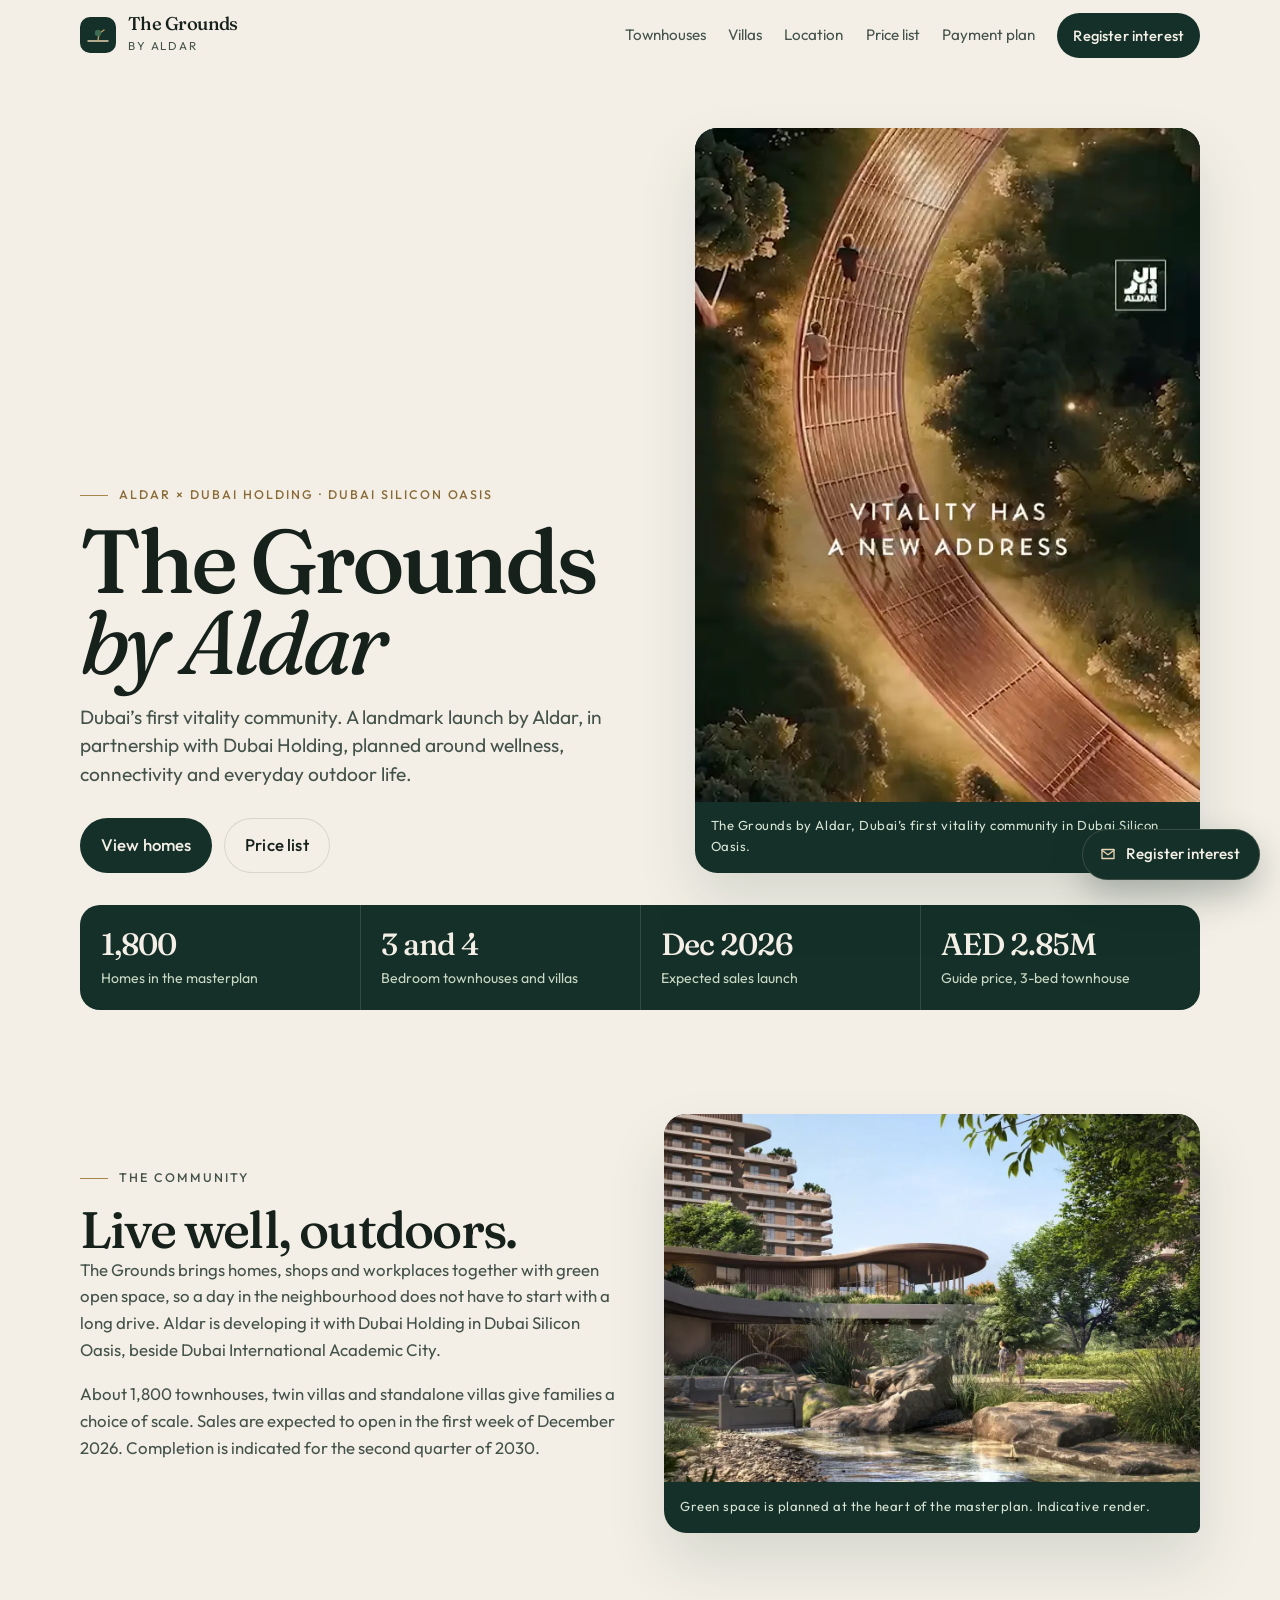
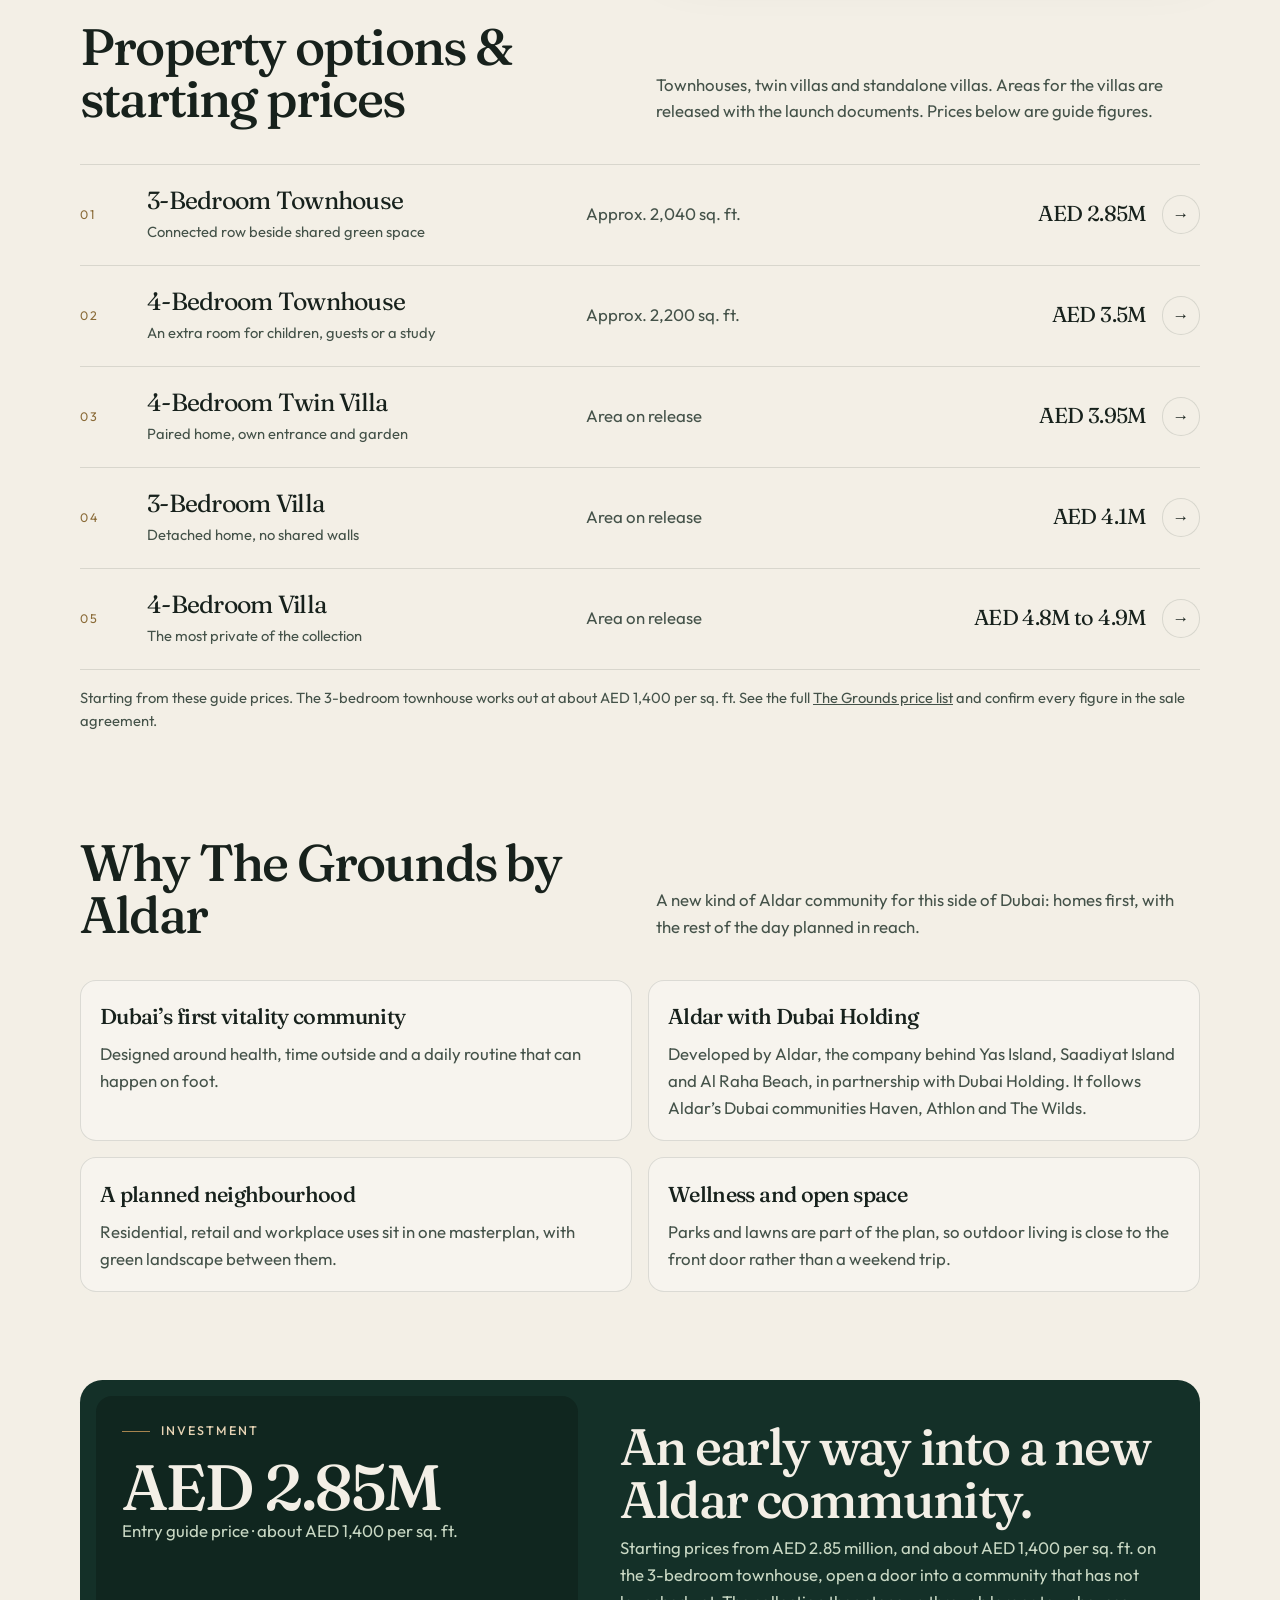
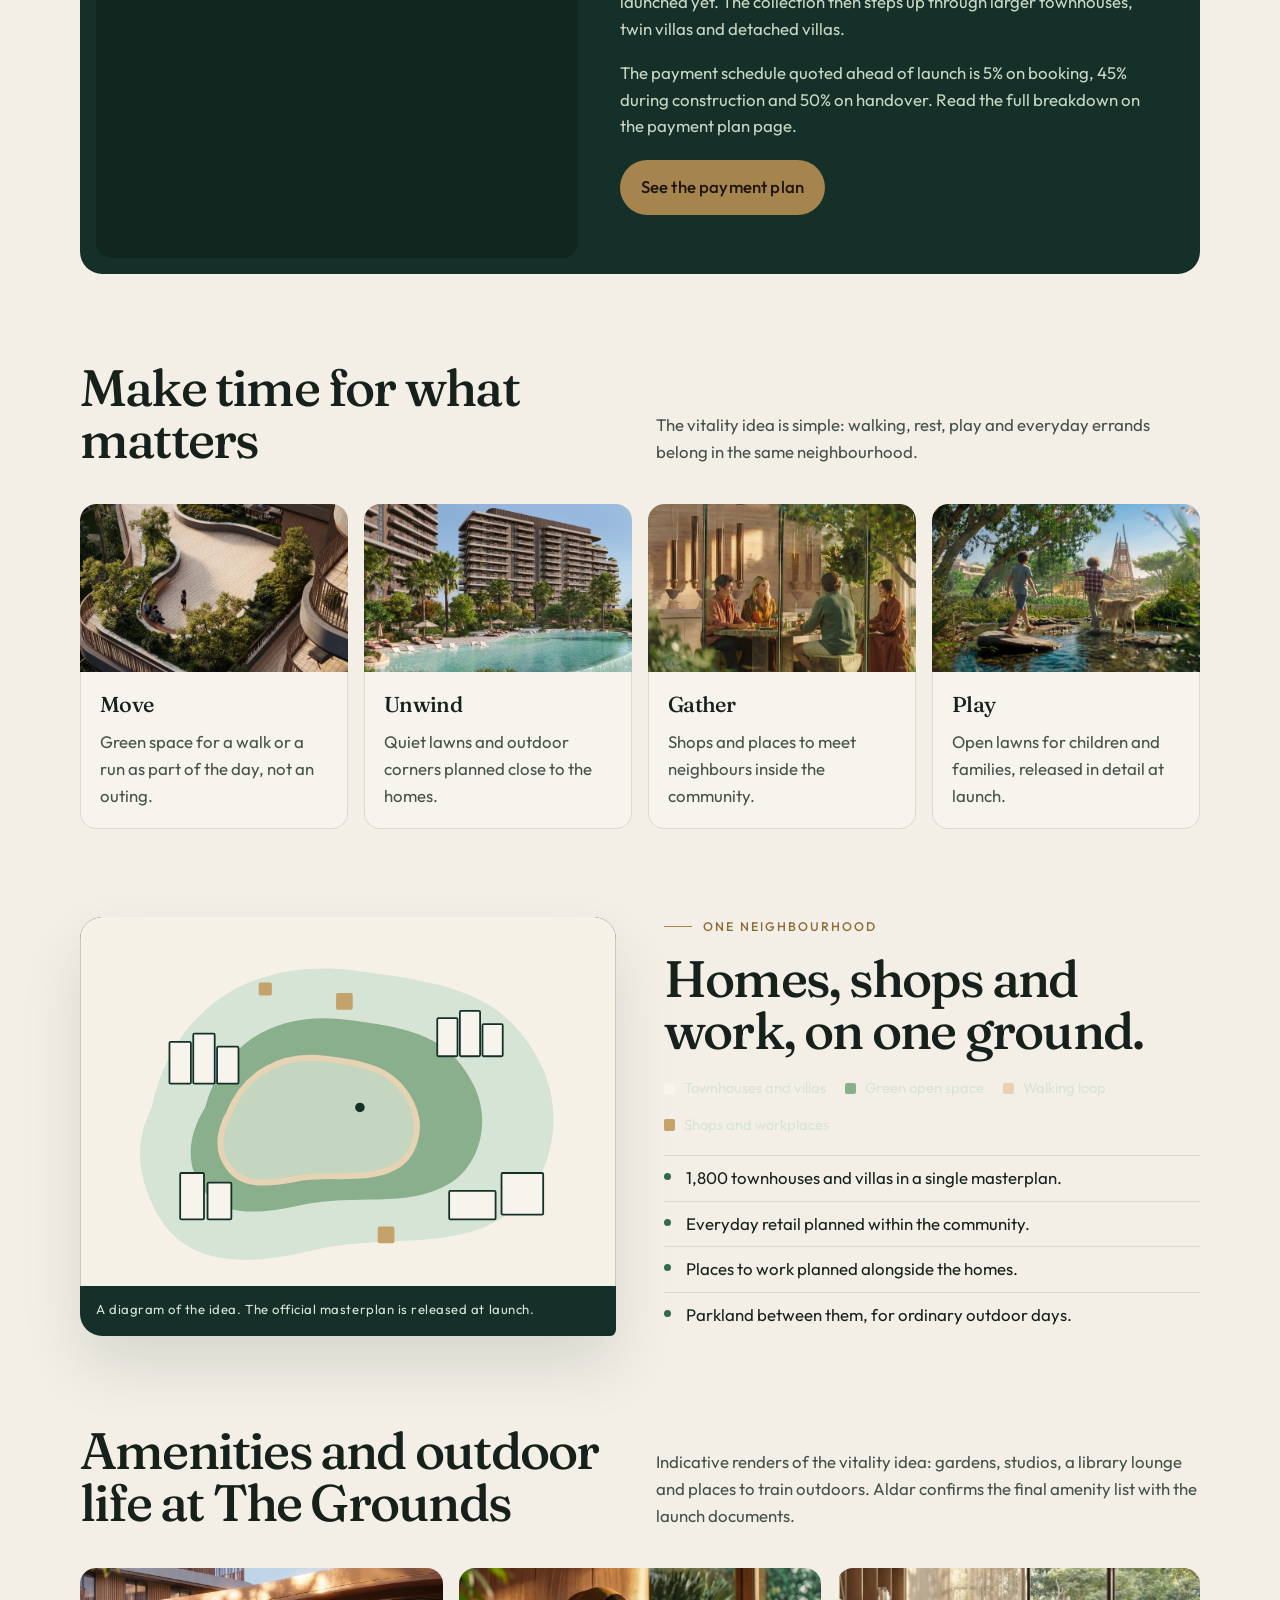
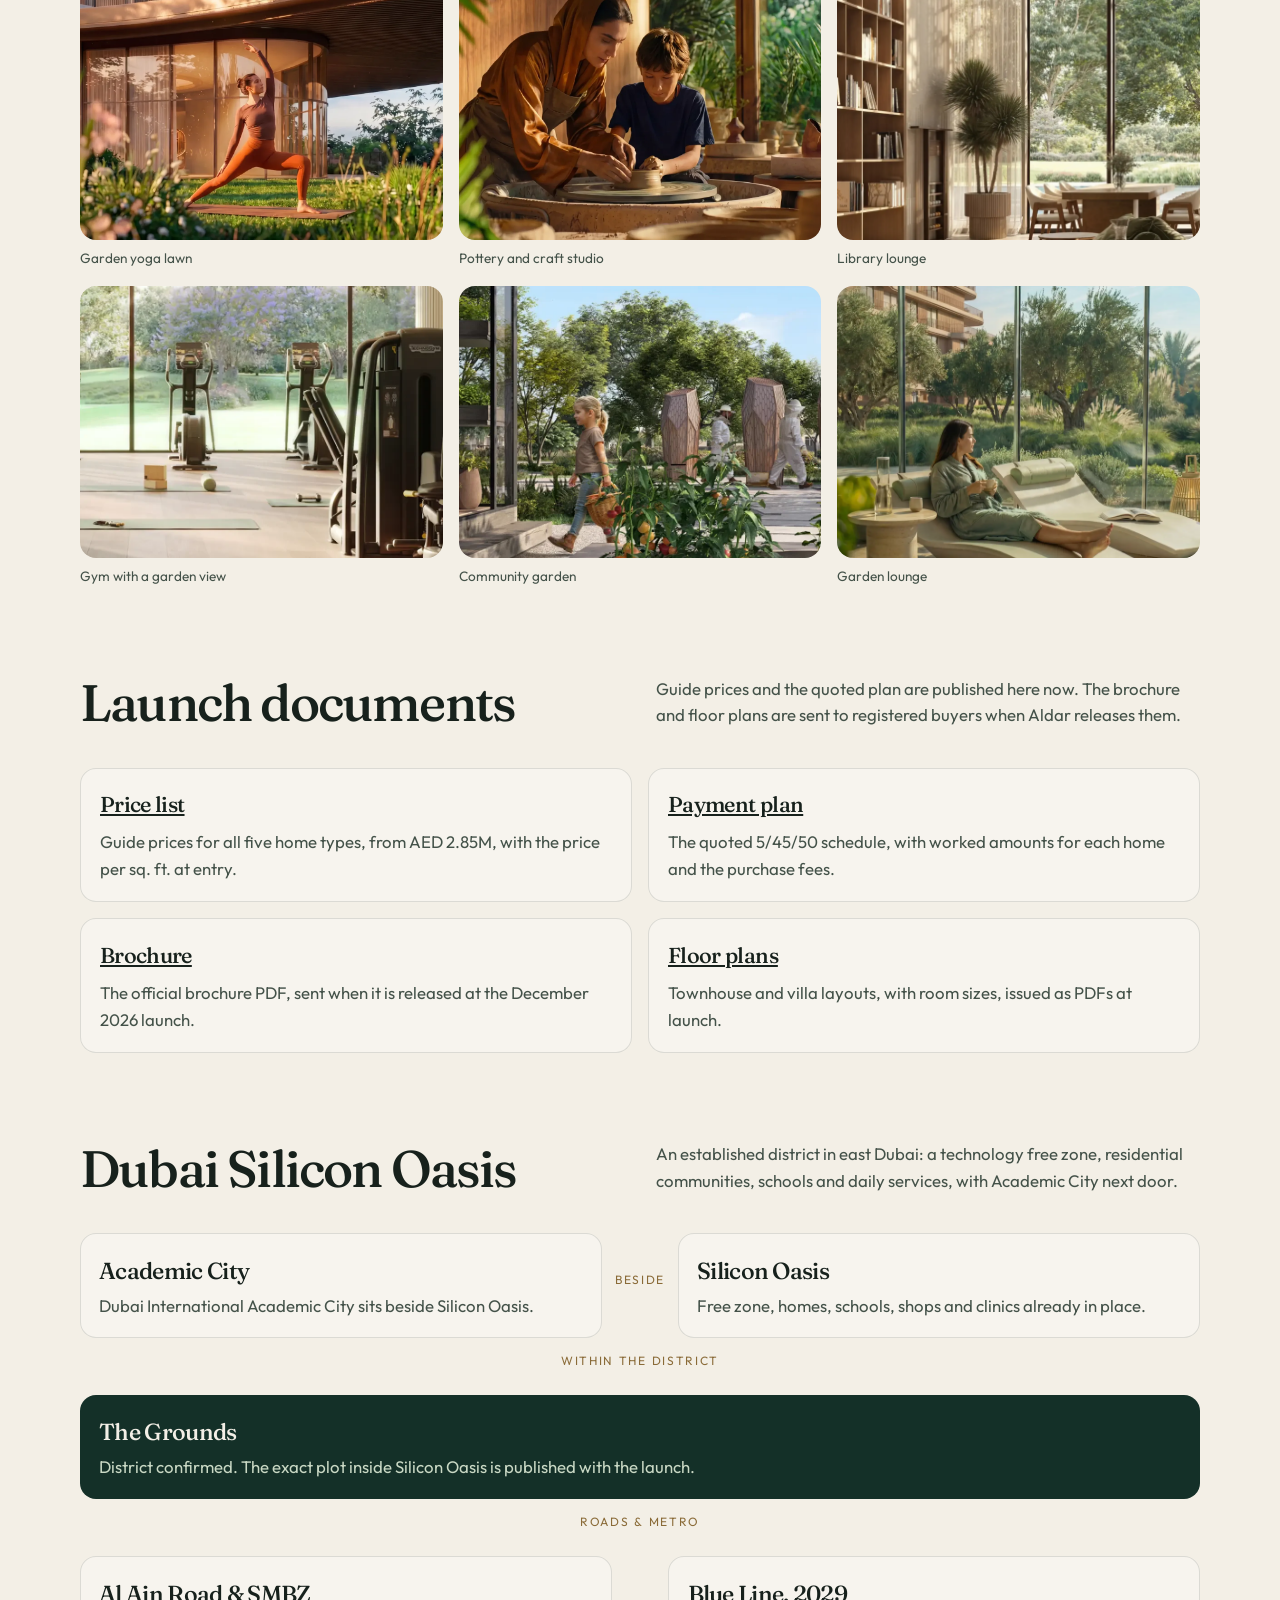
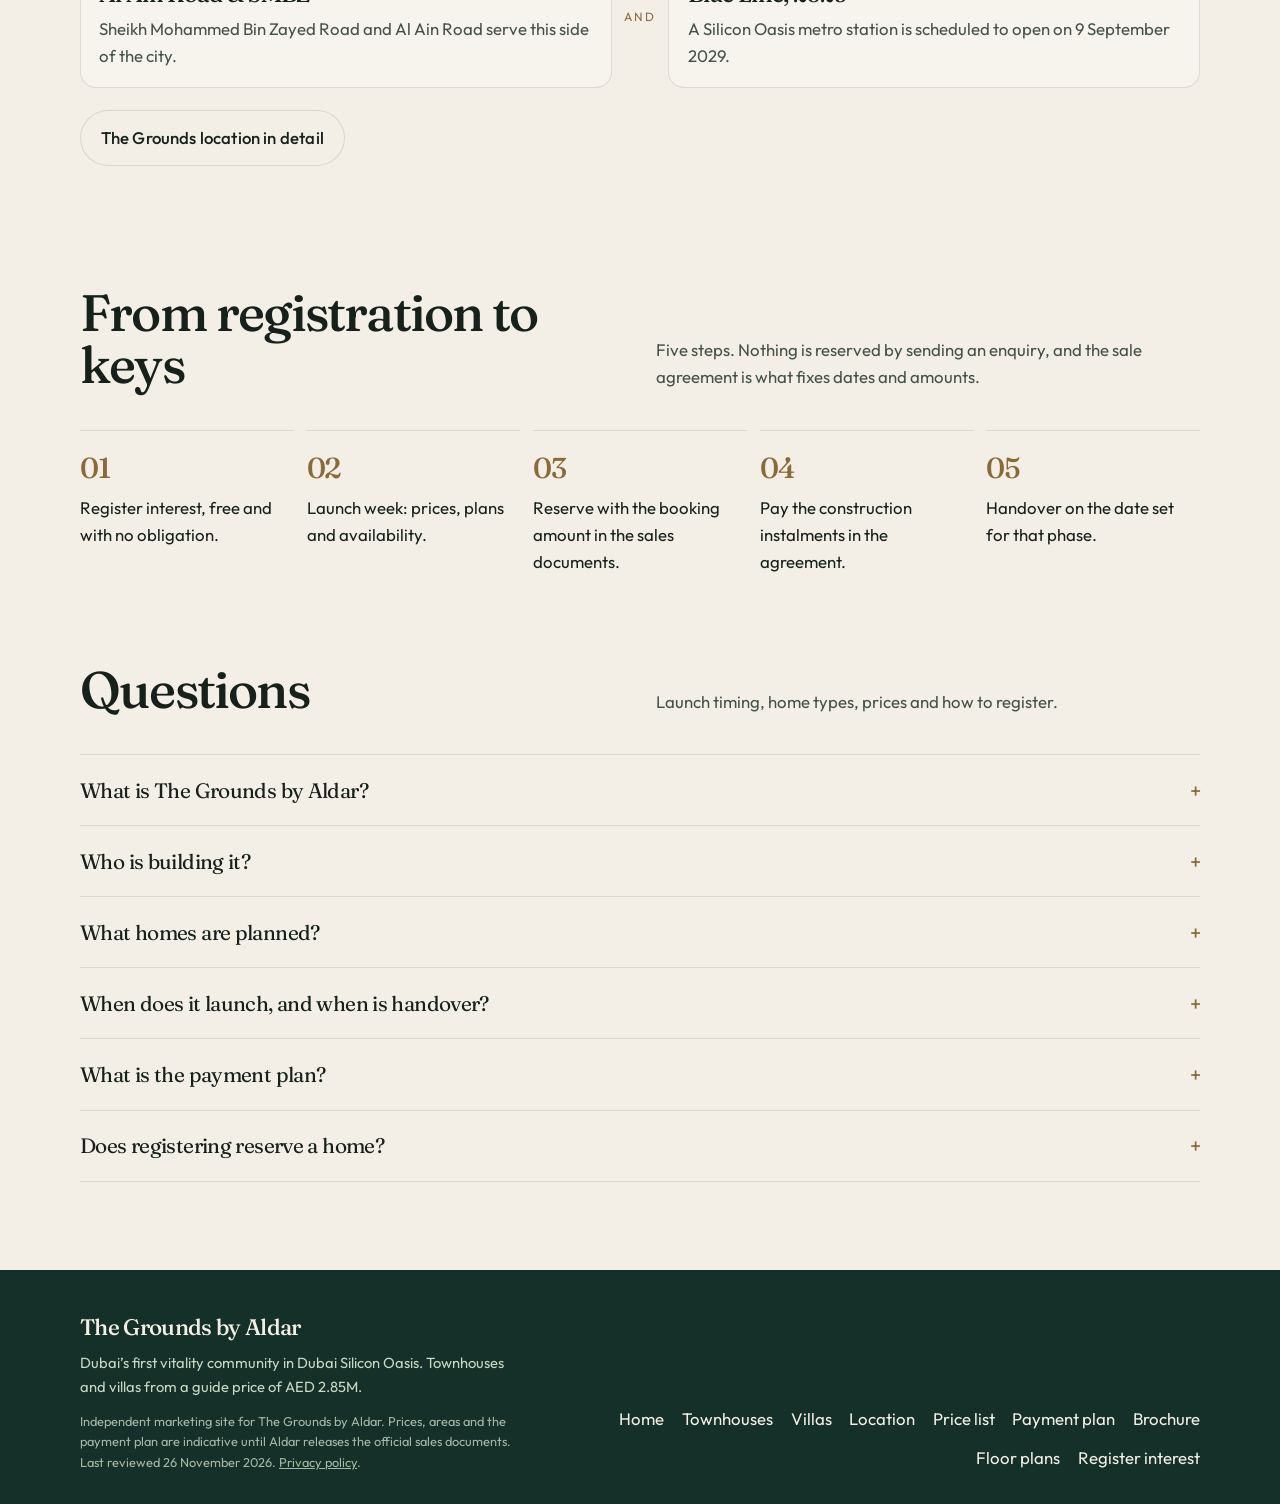
<file: index.html>
<!DOCTYPE html>
<html lang="en">
<head>
  <meta charset="utf-8">
  <meta name="viewport" content="width=device-width, initial-scale=1">
  <title>The Grounds by Aldar | New Launch in Dubai Silicon Oasis</title>
  <meta name="description" content="The Grounds by Aldar is Dubai’s first vitality community in Dubai Silicon Oasis: 3 and 4 bed townhouses and villas by Aldar with Dubai Holding.">
  <meta name="robots" content="index, follow, max-image-preview:large">
  <link rel="canonical" href="https://thegrounds.ae/">
  <meta property="og:type" content="website">
  <meta property="og:locale" content="en_AE">
  <meta property="og:site_name" content="The Grounds by Aldar">
  <meta property="og:title" content="The Grounds by Aldar | New Launch in Dubai Silicon Oasis">
  <meta property="og:description" content="The Grounds by Aldar is Dubai’s first vitality community in Dubai Silicon Oasis: 3 and 4 bed townhouses and villas by Aldar with Dubai Holding.">
  <meta property="og:url" content="https://thegrounds.ae/">
  <meta property="og:image" content="https://thegrounds.ae/assets/home_banner.webp">
  <meta property="og:image:width" content="2880">
  <meta property="og:image:height" content="1990">
  <meta property="og:image:alt" content="The Grounds by Aldar homes and landscaped outdoor spaces in Dubai Silicon Oasis">
  <meta name="twitter:card" content="summary_large_image">
  <meta name="twitter:title" content="The Grounds by Aldar | New Launch in Dubai Silicon Oasis">
  <meta name="twitter:description" content="The Grounds by Aldar is Dubai’s first vitality community in Dubai Silicon Oasis: 3 and 4 bed townhouses and villas by Aldar with Dubai Holding.">
  <meta name="twitter:image" content="https://thegrounds.ae/assets/home_banner.webp">
  <meta name="theme-color" content="#f3efe6">
  <meta name="indexnow" content="95e171fb8d6144fe8e148624938d73c3">
  <link rel="describedby" href="https://thegrounds.ae/llms.txt">
  <link rel="icon" href="assets/favicon.svg" type="image/svg+xml">
  <link rel="preload" as="image" href="assets/hero-poster.webp" fetchpriority="high">
  <link rel="stylesheet" href="css/styles.css">
  <script>
    window.dataLayer = window.dataLayer || [];
    function gtag(){dataLayer.push(arguments);}
    gtag('js', new Date());
  </script>
  <script async src="https://www.googletagmanager.com/gtm.js?id=GTM-KSW89QM7"></script>
  <script type="application/ld+json">
{
  "@context": "https://schema.org",
  "@type": "Residence",
  "@id": "https://thegrounds.ae/#residence",
  "name": "The Grounds by Aldar",
  "alternateName": [
    "The Grounds Dubai",
    "The Grounds Aldar",
    "The Grounds Dubai Silicon Oasis"
  ],
  "description": "The Grounds by Aldar is Dubai’s first vitality community in Dubai Silicon Oasis: 3 and 4 bed townhouses and villas by Aldar with Dubai Holding.",
  "url": "https://thegrounds.ae/",
  "image": [
    "https://thegrounds.ae/assets/hero-poster.webp",
    "https://thegrounds.ae/assets/home_banner.webp",
    "https://thegrounds.ae/assets/grounds-landscape-stream.webp"
  ],
  "address": {
    "@type": "PostalAddress",
    "addressLocality": "Dubai Silicon Oasis",
    "addressRegion": "Dubai",
    "addressCountry": "AE"
  },
  "containedInPlace": {
    "@type": "Place",
    "name": "Dubai Silicon Oasis, Dubai"
  },
  "additionalProperty": [
    {
      "@type": "PropertyValue",
      "name": "Developer",
      "value": "Aldar, in partnership with Dubai Holding"
    },
    {
      "@type": "PropertyValue",
      "name": "Homes planned",
      "value": "About 1,800 townhouses, twin villas and villas"
    },
    {
      "@type": "PropertyValue",
      "name": "Bedrooms",
      "value": "3 and 4"
    },
    {
      "@type": "PropertyValue",
      "name": "Guide starting price",
      "value": "AED 2,850,000"
    },
    {
      "@type": "PropertyValue",
      "name": "Expected sales launch",
      "value": "December 2026"
    },
    {
      "@type": "PropertyValue",
      "name": "Indicated completion",
      "value": "Q2 2030"
    },
    {
      "@type": "PropertyValue",
      "name": "Quoted payment plan",
      "value": "5% booking, 45% construction, 50% handover"
    }
  ]
}
  </script>
  <script type="application/ld+json">
{
  "@context": "https://schema.org",
  "@type": "WebSite",
  "@id": "https://thegrounds.ae/#website",
  "name": "The Grounds by Aldar",
  "alternateName": "The Grounds Dubai",
  "url": "https://thegrounds.ae/",
  "inLanguage": "en-AE",
  "about": {
    "@id": "https://thegrounds.ae/#residence"
  }
}
  </script>
  <script type="application/ld+json">
{
  "@context": "https://schema.org",
  "@type": "FAQPage",
  "mainEntity": [
    {
      "@type": "Question",
      "name": "What is The Grounds by Aldar?",
      "acceptedAnswer": {
        "@type": "Answer",
        "text": "It is a new community from Aldar, in partnership with Dubai Holding, in Dubai Silicon Oasis. The plan is about 1,800 townhouses and villas, with shops, workplaces and green open space. Aldar describes it as Dubai’s first vitality community."
      }
    },
    {
      "@type": "Question",
      "name": "Who is building it?",
      "acceptedAnswer": {
        "@type": "Answer",
        "text": "Aldar is the developer, working with Dubai Holding. Aldar is the Abu Dhabi developer behind Yas Island, Saadiyat Island and Al Raha Beach, and the Dubai communities Haven, Athlon and The Wilds."
      }
    },
    {
      "@type": "Question",
      "name": "What homes are planned?",
      "acceptedAnswer": {
        "@type": "Answer",
        "text": "Three- and four-bedroom townhouses, four-bedroom twin villas, and three- and four-bedroom standalone villas. Townhouse areas currently quoted are about 2,040 sq. ft. and 2,200 sq. ft."
      }
    },
    {
      "@type": "Question",
      "name": "When does it launch, and when is handover?",
      "acceptedAnswer": {
        "@type": "Answer",
        "text": "Sales are expected in the first week of December 2026. Completion is indicated for the second quarter of 2030. Handover dates are confirmed per phase in the sale agreement."
      }
    },
    {
      "@type": "Question",
      "name": "What is the payment plan?",
      "acceptedAnswer": {
        "@type": "Answer",
        "text": "The schedule quoted ahead of launch is 5% on booking, 45% during construction and 50% on handover. Aldar publishes the binding plan with the sales documents. Off-plan payments in Dubai are generally made into a project escrow account, so confirm that account in the paperwork. See the payment plan page for worked amounts."
      }
    },
    {
      "@type": "Question",
      "name": "Does registering reserve a home?",
      "acceptedAnswer": {
        "@type": "Answer",
        "text": "No. An enquiry joins the interest list. It does not hold a plot or guarantee a price. A home is reserved only when the booking amount in the sales documents is paid."
      }
    }
  ]
}
  </script>
</head>
<body>
  <a class="skip" href="#content">Skip to content</a>
  <header class="site-header" data-header>
    <div class="header-inner">
      <a class="brand" href="./" aria-label="The Grounds by Aldar home">
        <svg width="36" height="36" viewBox="0 0 36 36" aria-hidden="true">
          <rect width="36" height="36" rx="10" fill="#143028"/>
          <path d="M8 24h20" stroke="#e6d3b4" stroke-width="1.4" stroke-linecap="round"/>
          <path d="M18 24c0-6 2.2-9 6-11" stroke="#c4a36a" stroke-width="1.4" fill="none" stroke-linecap="round"/>
          <circle cx="18" cy="16" r="3.2" fill="#3e6b52"/>
        </svg>
        <span>
          <strong>The Grounds</strong>
          <em>by Aldar</em>
        </span>
      </a>
      <button class="nav-toggle" type="button" aria-expanded="false" aria-controls="site-nav" data-nav-toggle>
        <span class="bars" aria-hidden="true"><span></span><span></span><span></span></span>
        <span data-nav-label>Menu</span>
      </button>
      <nav class="site-nav" id="site-nav" aria-label="Main" data-nav>
        <a href="townhouses/">Townhouses</a>
        <a href="villas/">Villas</a>
        <a href="location/">Location</a>
        <a href="price-list/">Price list</a>
        <a href="payment-plan/">Payment plan</a>
        <a class="btn" href="#enquire" data-open-enquire>Register interest</a>
      </nav>
    </div>
  </header>

  <main id="content">
    <section class="wrap hero">
      <div>
        <p class="eyebrow"><span></span> Aldar × Dubai Holding · Dubai Silicon Oasis</p>
        <h1>The Grounds <em>by Aldar</em></h1>
        <p class="lede">Dubai’s first vitality community. A landmark launch by Aldar, in partnership with Dubai Holding, planned around wellness, connectivity and everyday outdoor life.</p>
        <div class="hero-actions">
          <a class="btn" href="#homes">View homes</a>
          <a class="btn btn-ghost" href="price-list/">Price list</a>
        </div>
      </div>
      <figure class="frame frame--banner">
        <div class="banner-media">
          <img width="576" height="1024" class="hero-banner-fallback" src="assets/hero-poster.webp" fetchpriority="high" decoding="async" alt="Aerial view of the walking and running track through the gardens at The Grounds by Aldar, Dubai Silicon Oasis.">
          <video class="hero-banner" autoplay muted loop playsinline preload="metadata" poster="assets/hero-poster.webp">
            <source src="assets/hero-banner.mp4" type="video/mp4">
          </video>
        </div>
        <figcaption>The Grounds by Aldar, Dubai’s first vitality community in Dubai Silicon Oasis.</figcaption>
      </figure>
    </section>

    <div class="wrap" style="padding-bottom: 1rem;">
      <div class="stats">
        <div><strong>1,800</strong><span>Homes in the masterplan</span></div>
        <div><strong>3 and 4</strong><span>Bedroom townhouses and villas</span></div>
        <div><strong>Dec 2026</strong><span>Expected sales launch</span></div>
        <div><strong>AED 2.85M</strong><span>Guide price, 3-bed townhouse</span></div>
      </div>
    </div>

    <section class="section" id="community">
      <div class="wrap split">
        <div class="measure reveal">
          <p class="eyebrow"><span></span> The community</p>
          <h2>Live well, outdoors.</h2>
          <p>The Grounds brings homes, shops and workplaces together with green open space, so a day in the neighbourhood does not have to start with a long drive. Aldar is developing it with Dubai Holding in Dubai Silicon Oasis, beside Dubai International Academic City.</p>
          <p>About 1,800 townhouses, twin villas and standalone villas give families a choice of scale. Sales are expected to open in the first week of December 2026. Completion is indicated for the second quarter of 2030.</p>
        </div>
        <figure class="frame reveal">
          <img width="1920" height="855" src="assets/grounds-landscape-stream.webp" loading="lazy" decoding="async" alt="Landscaped stream, lawns and planting between homes at The Grounds by Aldar, Dubai Silicon Oasis.">
          <figcaption>Green space is planned at the heart of the masterplan. Indicative render.</figcaption>
        </figure>
      </div>
    </section>

    <section class="section" id="homes" style="padding-top: 0;">
      <div class="wrap">
        <div class="section-head">
          <h2>Property options &amp; starting prices</h2>
          <p>Townhouses, twin villas and standalone villas. Areas for the villas are released with the launch documents. Prices below are guide figures.</p>
        </div>
        <div class="home-list">
          <a class="home-row" href="townhouses/">
            <span class="home-row-index">01</span>
            <span>
              <span class="home-row-name">3-Bedroom Townhouse</span>
              <small>Connected row beside shared green space</small>
            </span>
            <span class="home-row-meta">Approx. 2,040 sq. ft.</span>
            <span class="home-row-price">AED 2.85M</span>
            <span class="home-row-go" aria-hidden="true">→</span>
          </a>
          <a class="home-row" href="townhouses/">
            <span class="home-row-index">02</span>
            <span>
              <span class="home-row-name">4-Bedroom Townhouse</span>
              <small>An extra room for children, guests or a study</small>
            </span>
            <span class="home-row-meta">Approx. 2,200 sq. ft.</span>
            <span class="home-row-price">AED 3.5M</span>
            <span class="home-row-go" aria-hidden="true">→</span>
          </a>
          <a class="home-row" href="villas/">
            <span class="home-row-index">03</span>
            <span>
              <span class="home-row-name">4-Bedroom Twin Villa</span>
              <small>Paired home, own entrance and garden</small>
            </span>
            <span class="home-row-meta">Area on release</span>
            <span class="home-row-price">AED 3.95M</span>
            <span class="home-row-go" aria-hidden="true">→</span>
          </a>
          <a class="home-row" href="villas/">
            <span class="home-row-index">04</span>
            <span>
              <span class="home-row-name">3-Bedroom Villa</span>
              <small>Detached home, no shared walls</small>
            </span>
            <span class="home-row-meta">Area on release</span>
            <span class="home-row-price">AED 4.1M</span>
            <span class="home-row-go" aria-hidden="true">→</span>
          </a>
          <a class="home-row" href="villas/">
            <span class="home-row-index">05</span>
            <span>
              <span class="home-row-name">4-Bedroom Villa</span>
              <small>The most private of the collection</small>
            </span>
            <span class="home-row-meta">Area on release</span>
            <span class="home-row-price">AED 4.8M to 4.9M</span>
            <span class="home-row-go" aria-hidden="true">→</span>
          </a>
        </div>
        <p class="note">Starting from these guide prices. The 3-bedroom townhouse works out at about AED 1,400 per sq. ft. See the full <a href="price-list/">The Grounds price list</a> and confirm every figure in the sale agreement.</p>
      </div>
    </section>

    <section class="section" id="why" style="padding-top: 1rem;">
      <div class="wrap">
        <div class="section-head">
          <h2>Why The Grounds by Aldar</h2>
          <p>A new kind of Aldar community for this side of Dubai: homes first, with the rest of the day planned in reach.</p>
        </div>
        <div class="why-grid">
          <article class="card"><h3>Dubai’s first vitality community</h3><p>Designed around health, time outside and a daily routine that can happen on foot.</p></article>
          <article class="card"><h3>Aldar with Dubai Holding</h3><p>Developed by Aldar, the company behind Yas Island, Saadiyat Island and Al Raha Beach, in partnership with Dubai Holding. It follows Aldar’s Dubai communities Haven, Athlon and The Wilds.</p></article>
          <article class="card"><h3>A planned neighbourhood</h3><p>Residential, retail and workplace uses sit in one masterplan, with green landscape between them.</p></article>
          <article class="card"><h3>Wellness and open space</h3><p>Parks and lawns are part of the plan, so outdoor living is close to the front door rather than a weekend trip.</p></article>
        </div>
      </div>
    </section>

    <section class="section" style="padding-top: 0;">
      <div class="wrap invest reveal">
        <div class="invest-figure">
          <p class="eyebrow" style="color:#e6d3b4;"><span></span> Investment</p>
          <strong>AED 2.85M</strong>
          <span>Entry guide price · about AED 1,400 per sq. ft.</span>
        </div>
        <div class="invest-copy">
          <h2>An early way into a new Aldar community.</h2>
          <p>Starting prices from AED 2.85 million, and about AED 1,400 per sq. ft. on the 3-bedroom townhouse, open a door into a community that has not launched yet. The collection then steps up through larger townhouses, twin villas and detached villas.</p>
          <p>The payment schedule quoted ahead of launch is 5% on booking, 45% during construction and 50% on handover. Read the full breakdown on the payment plan page.</p>
          <p style="margin-top: 1.2rem;"><a class="btn btn-brass" href="payment-plan/">See the payment plan</a></p>
        </div>
      </div>
    </section>

    <section class="section" style="padding-top: 0;">
      <div class="wrap">
        <div class="section-head">
          <h2>Make time for what matters</h2>
          <p>The vitality idea is simple: walking, rest, play and everyday errands belong in the same neighbourhood.</p>
        </div>
        <div class="pillar-grid">
          <article class="pillar"><img width="1920" height="855" src="assets/life-move-garden-walk.webp" loading="lazy" decoding="async" alt="Garden walking path between homes at The Grounds by Aldar."><h3>Move</h3><p>Green space for a walk or a run as part of the day, not an outing.</p></article>
          <article class="pillar"><img width="1920" height="855" src="assets/life-unwind-pool.webp" loading="lazy" decoding="async" alt="Pool and quiet outdoor seating at The Grounds by Aldar."><h3>Unwind</h3><p>Quiet lawns and outdoor corners planned close to the homes.</p></article>
          <article class="pillar"><img width="1920" height="855" src="assets/life-gather-dining.webp" loading="lazy" decoding="async" alt="Outdoor dining and gathering space at The Grounds by Aldar."><h3>Gather</h3><p>Shops and places to meet neighbours inside the community.</p></article>
          <article class="pillar"><img width="1920" height="855" src="assets/life-play-stream.webp" loading="lazy" decoding="async" alt="Family play area beside a stream at The Grounds by Aldar."><h3>Play</h3><p>Open lawns for children and families, released in detail at launch.</p></article>
        </div>
      </div>
    </section>

    <section class="section" style="padding-top: 0;">
      <div class="wrap split">
        <figure class="frame reveal">
          <img src="assets/masterplan.svg" width="900" height="700" alt="Abstract masterplan: housing clusters around a central park, with a walking loop and small markers for shops and workplaces.">
          <figcaption>A diagram of the idea. The official masterplan is released at launch.</figcaption>
        </figure>
        <div class="reveal">
          <p class="eyebrow"><span></span> One neighbourhood</p>
          <h2>Homes, shops and work, on one ground.</h2>
          <ul class="legend">
            <li><i class="swatch home"></i> Townhouses and villas</li>
            <li><i class="swatch park"></i> Green open space</li>
            <li><i class="swatch path"></i> Walking loop</li>
            <li><i class="swatch shop"></i> Shops and workplaces</li>
          </ul>
          <ul class="tick">
            <li>1,800 townhouses and villas in a single masterplan.</li>
            <li>Everyday retail planned within the community.</li>
            <li>Places to work planned alongside the homes.</li>
            <li>Parkland between them, for ordinary outdoor days.</li>
          </ul>
        </div>
      </div>
    </section>

    <section class="section" id="amenities" style="padding-top: 0;">
      <div class="wrap">
        <div class="section-head">
          <h2>Amenities and outdoor life at The Grounds</h2>
          <p>Indicative renders of the vitality idea: gardens, studios, a library lounge and places to train outdoors. Aldar confirms the final amenity list with the launch documents.</p>
        </div>
        <div class="gallery">
          <figure><img width="1920" height="855" src="assets/lifestyle-garden-yoga.webp" loading="lazy" decoding="async" alt="Outdoor yoga lawn in a garden at The Grounds by Aldar."><figcaption>Garden yoga lawn</figcaption></figure>
          <figure><img width="1920" height="855" src="assets/lifestyle-pottery-studio.webp" loading="lazy" decoding="async" alt="Pottery and craft studio for residents at The Grounds by Aldar."><figcaption>Pottery and craft studio</figcaption></figure>
          <figure><img width="1460" height="1958" src="assets/community-library-lounge.webp" loading="lazy" decoding="async" alt="Community library lounge with reading seats at The Grounds by Aldar."><figcaption>Library lounge</figcaption></figure>
          <figure><img width="800" height="953" src="assets/hl-gym-garden-view.webp" loading="lazy" decoding="async" alt="Gym with a view over the gardens at The Grounds by Aldar."><figcaption>Gym with a garden view</figcaption></figure>
          <figure><img width="800" height="954" src="assets/hl-community-garden.webp" loading="lazy" decoding="async" alt="Shared community garden and planting beds at The Grounds by Aldar."><figcaption>Community garden</figcaption></figure>
          <figure><img width="2560" height="1140" src="assets/lifestyle-garden-lounge.webp" loading="lazy" decoding="async" alt="Shaded garden lounge between homes at The Grounds by Aldar."><figcaption>Garden lounge</figcaption></figure>
        </div>
      </div>
    </section>

    <section class="section" id="documents" style="padding-top: 0;">
      <div class="wrap">
        <div class="section-head">
          <h2>Launch documents</h2>
          <p>Guide prices and the quoted plan are published here now. The brochure and floor plans are sent to registered buyers when Aldar releases them.</p>
        </div>
        <div class="why-grid">
          <article class="card"><h3><a href="price-list/">Price list</a></h3><p>Guide prices for all five home types, from AED 2.85M, with the price per sq. ft. at entry.</p></article>
          <article class="card"><h3><a href="payment-plan/">Payment plan</a></h3><p>The quoted 5/45/50 schedule, with worked amounts for each home and the purchase fees.</p></article>
          <article class="card"><h3><a href="brochure/">Brochure</a></h3><p>The official brochure PDF, sent when it is released at the December 2026 launch.</p></article>
          <article class="card"><h3><a href="floor-plans/">Floor plans</a></h3><p>Townhouse and villa layouts, with room sizes, issued as PDFs at launch.</p></article>
        </div>
      </div>
    </section>

    <section class="section" id="location" style="padding-top: 0;">
      <div class="wrap">
        <div class="section-head">
          <h2>Dubai Silicon Oasis</h2>
          <p>An established district in east Dubai: a technology free zone, residential communities, schools and daily services, with Academic City next door.</p>
        </div>
        <div class="district">
          <div class="district-row">
            <article class="node">
              <h3>Academic City</h3>
              <p>Dubai International Academic City sits beside Silicon Oasis.</p>
            </article>
            <p class="link-note">Beside</p>
            <article class="node">
              <h3>Silicon Oasis</h3>
              <p>Free zone, homes, schools, shops and clinics already in place.</p>
            </article>
          </div>
          <p class="link-note">Within the district</p>
          <article class="node focal">
            <h3>The Grounds</h3>
            <p>District confirmed. The exact plot inside Silicon Oasis is published with the launch.</p>
          </article>
          <p class="link-note">Roads &amp; metro</p>
          <div class="district-row">
            <article class="node">
              <h3>Al Ain Road &amp; SMBZ</h3>
              <p>Sheikh Mohammed Bin Zayed Road and Al Ain Road serve this side of the city.</p>
            </article>
            <p class="link-note">And</p>
            <article class="node">
              <h3>Blue Line, 2029</h3>
              <p>A Silicon Oasis metro station is scheduled to open on 9 September 2029.</p>
            </article>
          </div>
        </div>
        <p style="margin-top: 1.4rem;"><a class="btn btn-ghost" href="location/">The Grounds location in detail</a></p>
      </div>
    </section>

    <section class="section" style="padding-top: 1rem;">
      <div class="wrap">
        <div class="section-head">
          <h2>From registration to keys</h2>
          <p>Five steps. Nothing is reserved by sending an enquiry, and the sale agreement is what fixes dates and amounts.</p>
        </div>
        <ol class="steps">
          <li><strong>01</strong><span>Register interest, free and with no obligation.</span></li>
          <li><strong>02</strong><span>Launch week: prices, plans and availability.</span></li>
          <li><strong>03</strong><span>Reserve with the booking amount in the sales documents.</span></li>
          <li><strong>04</strong><span>Pay the construction instalments in the agreement.</span></li>
          <li><strong>05</strong><span>Handover on the date set for that phase.</span></li>
        </ol>
      </div>
    </section>

    <section class="section" id="questions" style="padding-top: 0;">
      <div class="wrap">
        <div class="section-head">
          <h2>Questions</h2>
          <p>Launch timing, home types, prices and how to register.</p>
        </div>
        <div class="faq">
          <div class="faq-item" data-faq>
            <button type="button" aria-expanded="false">What is The Grounds by Aldar? <span aria-hidden="true">+</span></button>
            <div data-faq-panel hidden>
              <p>It is a new community from Aldar, in partnership with Dubai Holding, in Dubai Silicon Oasis. The plan is about 1,800 townhouses and villas, with shops, workplaces and green open space. Aldar describes it as Dubai’s first vitality community.</p>
            </div>
          </div>
          <div class="faq-item" data-faq>
            <button type="button" aria-expanded="false">Who is building it? <span aria-hidden="true">+</span></button>
            <div data-faq-panel hidden>
              <p>Aldar is the developer, working with Dubai Holding. Aldar is the Abu Dhabi developer behind Yas Island, Saadiyat Island and Al Raha Beach, and the Dubai communities Haven, Athlon and The Wilds.</p>
            </div>
          </div>
          <div class="faq-item" data-faq>
            <button type="button" aria-expanded="false">What homes are planned? <span aria-hidden="true">+</span></button>
            <div data-faq-panel hidden>
              <p>Three- and four-bedroom townhouses, four-bedroom twin villas, and three- and four-bedroom standalone villas. Townhouse areas currently quoted are about 2,040 sq. ft. and 2,200 sq. ft.</p>
            </div>
          </div>
          <div class="faq-item" data-faq>
            <button type="button" aria-expanded="false">When does it launch, and when is handover? <span aria-hidden="true">+</span></button>
            <div data-faq-panel hidden>
              <p>Sales are expected in the first week of December 2026. Completion is indicated for the second quarter of 2030. Handover dates are confirmed per phase in the sale agreement.</p>
            </div>
          </div>
          <div class="faq-item" data-faq>
            <button type="button" aria-expanded="false">What is the payment plan? <span aria-hidden="true">+</span></button>
            <div data-faq-panel hidden>
              <p>The schedule quoted ahead of launch is 5% on booking, 45% during construction and 50% on handover. Aldar publishes the binding plan with the sales documents. Off-plan payments in Dubai are generally made into a project escrow account, so confirm that account in the paperwork. See the <a href="payment-plan/">payment plan</a> page for worked amounts.</p>
            </div>
          </div>
          <div class="faq-item" data-faq>
            <button type="button" aria-expanded="false">Does registering reserve a home? <span aria-hidden="true">+</span></button>
            <div data-faq-panel hidden>
              <p>No. An enquiry joins the interest list. It does not hold a plot or guarantee a price. A home is reserved only when the booking amount in the sales documents is paid.</p>
            </div>
          </div>
        </div>
      </div>
    </section>

  </main>

  <footer class="site-footer">
    <div class="wrap footer-inner">
      <div>
        <strong>The Grounds by Aldar</strong>
        <p>Dubai’s first vitality community in Dubai Silicon Oasis. Townhouses and villas from a guide price of AED 2.85M.</p>
        <p class="footer-legal">Independent marketing site for The Grounds by Aldar. Prices, areas and the payment plan are indicative until Aldar releases the official sales documents. Last reviewed 26 November 2026. <a href="privacy-policy/">Privacy policy</a>.</p>
      </div>
      <nav class="footer-nav" aria-label="Footer">
        <a href="./" aria-current="page">Home</a>
        <a href="townhouses/">Townhouses</a>
        <a href="villas/">Villas</a>
        <a href="location/">Location</a>
        <a href="price-list/">Price list</a>
        <a href="payment-plan/">Payment plan</a>
        <a href="brochure/">Brochure</a>
        <a href="floor-plans/">Floor plans</a>
        <a href="#enquire" data-open-enquire>Register interest</a>
      </nav>
    </div>
  </footer>
  <script src="js/main.js"></script>
</body>
</html>
</file>
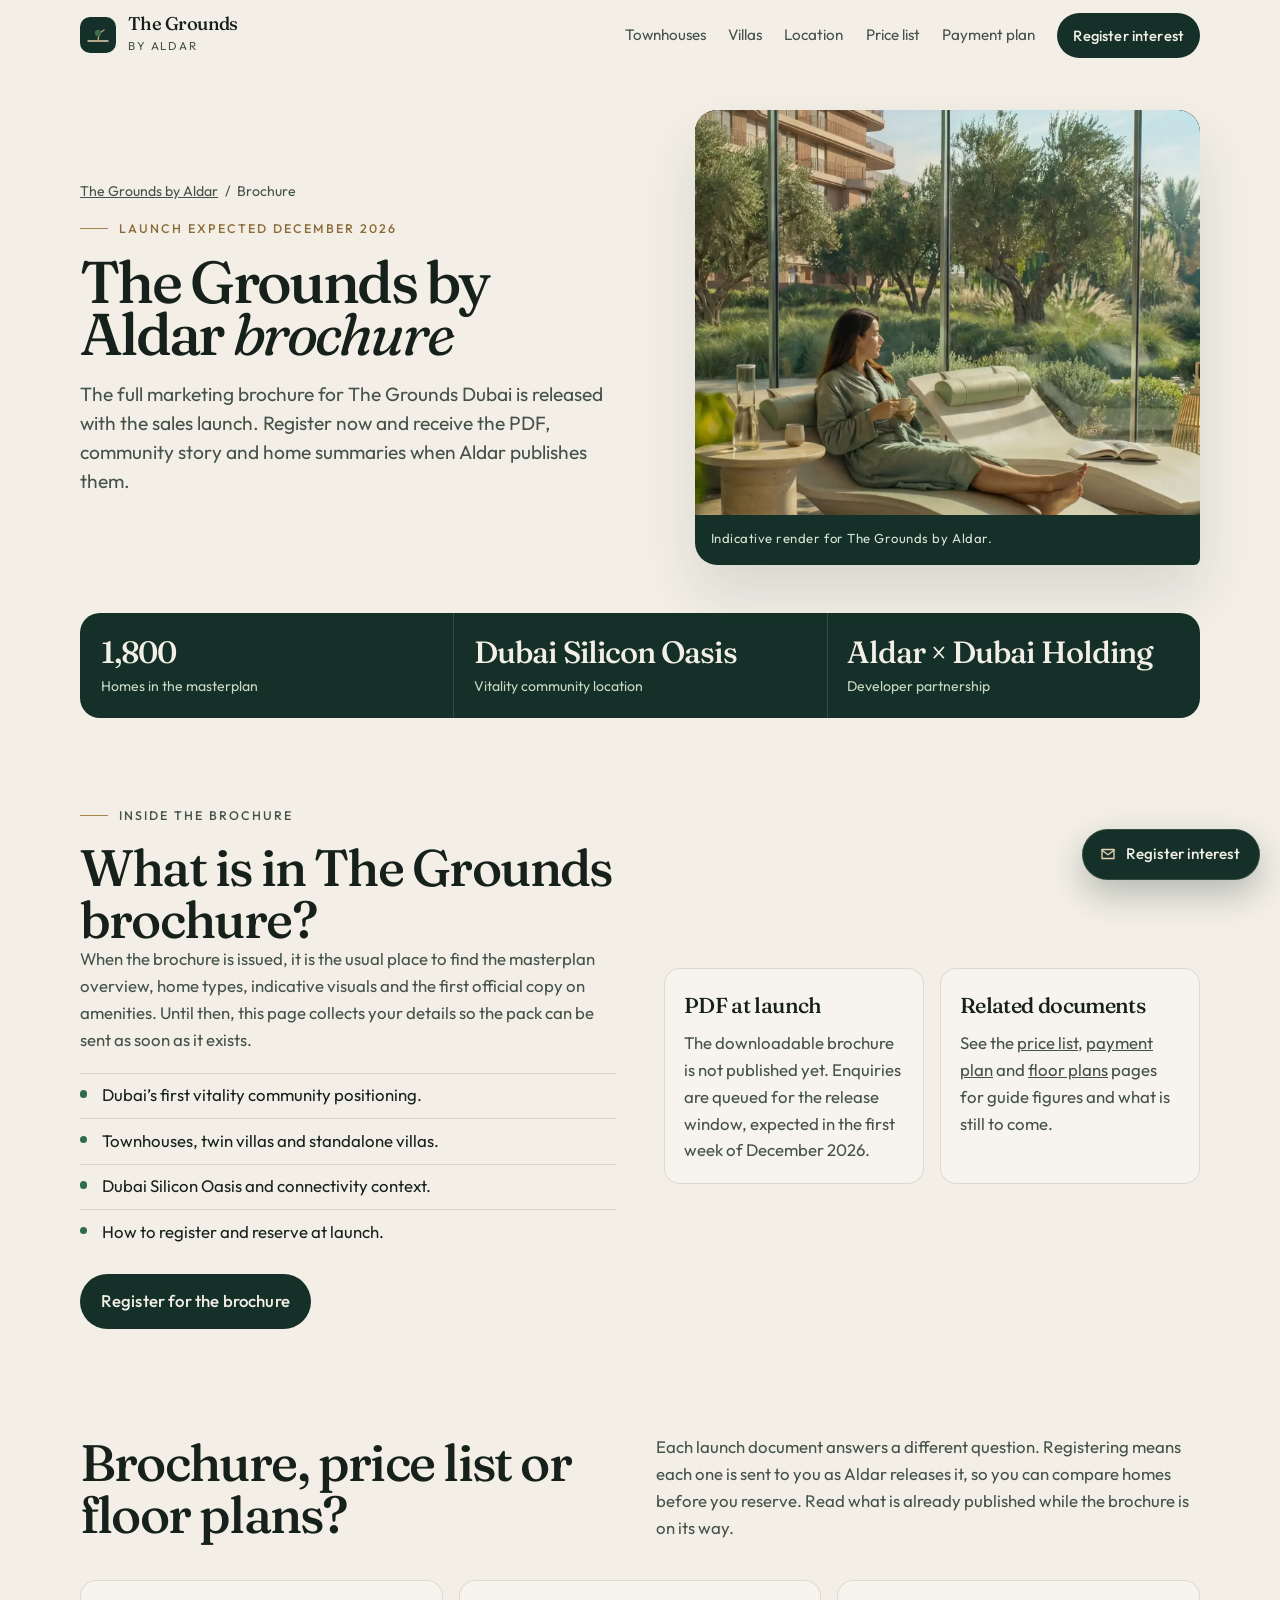
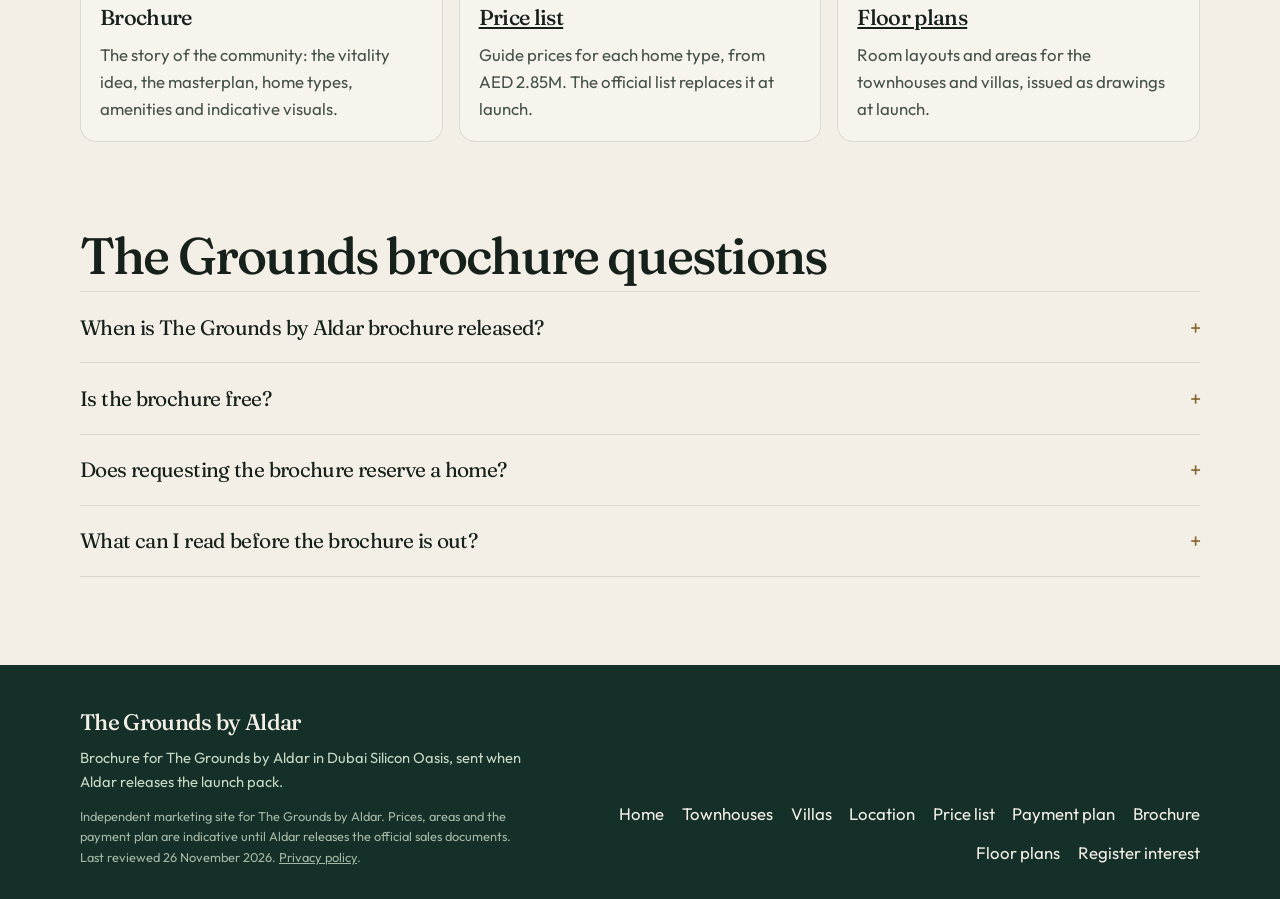
<file: brochure/index.html>
<!DOCTYPE html>
<html lang="en">
<head>
  <meta charset="utf-8">
  <meta name="viewport" content="width=device-width, initial-scale=1">
  <title>The Grounds by Aldar Brochure | Register for the PDF</title>
  <meta name="description" content="Register for The Grounds by Aldar brochure PDF, sent when Aldar releases it at the December 2026 launch, with the masterplan, home types and amenities.">
  <meta name="robots" content="index, follow, max-image-preview:large">
  <link rel="canonical" href="https://thegrounds.ae/brochure/">
  <meta property="og:type" content="website">
  <meta property="og:locale" content="en_AE">
  <meta property="og:site_name" content="The Grounds by Aldar">
  <meta property="og:title" content="The Grounds by Aldar Brochure | Register for the PDF">
  <meta property="og:description" content="Register for The Grounds by Aldar brochure PDF, sent when Aldar releases it at the December 2026 launch, with the masterplan, home types and amenities.">
  <meta property="og:url" content="https://thegrounds.ae/brochure/">
  <meta property="og:image" content="https://thegrounds.ae/assets/lifestyle-garden-lounge.webp">
  <meta property="og:image:width" content="2560">
  <meta property="og:image:height" content="1140">
  <meta property="og:image:alt" content="Garden lounge at The Grounds by Aldar, indicative render">
  <meta name="twitter:card" content="summary_large_image">
  <meta name="twitter:title" content="The Grounds by Aldar Brochure | Register for the PDF">
  <meta name="twitter:description" content="Register for The Grounds by Aldar brochure PDF, sent when Aldar releases it at the December 2026 launch, with the masterplan, home types and amenities.">
  <meta name="twitter:image" content="https://thegrounds.ae/assets/lifestyle-garden-lounge.webp">
  <meta name="theme-color" content="#f3efe6">
  <meta name="indexnow" content="95e171fb8d6144fe8e148624938d73c3">
  <link rel="describedby" href="https://thegrounds.ae/llms.txt">
  <link rel="icon" href="../assets/favicon.svg" type="image/svg+xml">
  <link rel="preload" as="image" href="../assets/lifestyle-garden-lounge.webp" fetchpriority="high">
  <link rel="stylesheet" href="../css/styles.css">
  <script>
    window.dataLayer = window.dataLayer || [];
    function gtag(){dataLayer.push(arguments);}
    gtag('js', new Date());
  </script>
  <script async src="https://www.googletagmanager.com/gtm.js?id=GTM-KSW89QM7"></script>
  <script type="application/ld+json">
{
  "@context": "https://schema.org",
  "@type": "BreadcrumbList",
  "itemListElement": [
    {
      "@type": "ListItem",
      "position": 1,
      "name": "The Grounds by Aldar",
      "item": "https://thegrounds.ae/"
    },
    {
      "@type": "ListItem",
      "position": 2,
      "name": "Brochure",
      "item": "https://thegrounds.ae/brochure/"
    }
  ]
}
  </script>
  <script type="application/ld+json">
{
  "@context": "https://schema.org",
  "@type": "FAQPage",
  "mainEntity": [
    {
      "@type": "Question",
      "name": "When is The Grounds by Aldar brochure released?",
      "acceptedAnswer": {
        "@type": "Answer",
        "text": "With the sales launch, expected in the first week of December 2026. Registered buyers are sent the PDF as soon as Aldar publishes it."
      }
    },
    {
      "@type": "Question",
      "name": "Is the brochure free?",
      "acceptedAnswer": {
        "@type": "Answer",
        "text": "Yes. Registering interest is free and carries no obligation."
      }
    },
    {
      "@type": "Question",
      "name": "Does requesting the brochure reserve a home?",
      "acceptedAnswer": {
        "@type": "Answer",
        "text": "No. It adds you to the interest list. A home is reserved only when the booking amount in the sales documents is paid."
      }
    },
    {
      "@type": "Question",
      "name": "What can I read before the brochure is out?",
      "acceptedAnswer": {
        "@type": "Answer",
        "text": "The townhouses , villas , location and payment plan pages cover the home types, Dubai Silicon Oasis and the quoted 5/45/50 schedule."
      }
    }
  ]
}
  </script>
</head>
<body>
  <a class="skip" href="#content">Skip to content</a>
  <header class="site-header" data-header>
    <div class="header-inner">
      <a class="brand" href="../" aria-label="The Grounds by Aldar home">
        <svg width="36" height="36" viewBox="0 0 36 36" aria-hidden="true">
          <rect width="36" height="36" rx="10" fill="#143028"/>
          <path d="M8 24h20" stroke="#e6d3b4" stroke-width="1.4" stroke-linecap="round"/>
          <path d="M18 24c0-6 2.2-9 6-11" stroke="#c4a36a" stroke-width="1.4" fill="none" stroke-linecap="round"/>
          <circle cx="18" cy="16" r="3.2" fill="#3e6b52"/>
        </svg>
        <span>
          <strong>The Grounds</strong>
          <em>by Aldar</em>
        </span>
      </a>
      <button class="nav-toggle" type="button" aria-expanded="false" aria-controls="site-nav" data-nav-toggle>
        <span class="bars" aria-hidden="true"><span></span><span></span><span></span></span>
        <span data-nav-label>Menu</span>
      </button>
      <nav class="site-nav" id="site-nav" aria-label="Main" data-nav>
        <a href="../townhouses/">Townhouses</a>
        <a href="../villas/">Villas</a>
        <a href="../location/">Location</a>
        <a href="../price-list/">Price list</a>
        <a href="../payment-plan/">Payment plan</a>
        <a class="btn" href="#enquire" data-open-enquire>Register interest</a>
      </nav>
    </div>
  </header>

  <main id="content">
    <header class="wrap page-hero hero hero--sub">
      <div class="hero-copy">
        <nav class="crumbs" aria-label="Breadcrumb"><a href="../">The Grounds by Aldar</a> <span aria-hidden="true">/</span> <span aria-current="page">Brochure</span></nav>
        <p class="eyebrow"><span></span> Launch expected December 2026</p>
        <h1>The Grounds by Aldar <em>brochure</em></h1>
        <p class="lede">The full marketing brochure for The Grounds Dubai is released with the sales launch. Register now and receive the PDF, community story and home summaries when Aldar publishes them.</p>
      </div>
      <figure class="frame frame--banner frame--sub">
        <div class="banner-media">
          <img width="2560" height="1140" src="../assets/lifestyle-garden-lounge.webp" fetchpriority="high" decoding="async" alt="Garden lounge between homes at The Grounds by Aldar in Dubai Silicon Oasis, indicative render.">
        </div>
        <figcaption>Indicative render for The Grounds by Aldar.</figcaption>
      </figure>
    </header>

    <div class="wrap" style="padding-top: 2rem;">
      <div class="stats three">
        <div><strong>1,800</strong><span>Homes in the masterplan</span></div>
        <div><strong>Dubai Silicon Oasis</strong><span>Vitality community location</span></div>
        <div><strong>Aldar × Dubai Holding</strong><span>Developer partnership</span></div>
      </div>
    </div>

    <section class="section">
      <div class="wrap split">
        <div class="measure">
          <p class="eyebrow"><span></span> Inside the brochure</p>
          <h2>What is in The Grounds brochure?</h2>
          <p>When the brochure is issued, it is the usual place to find the masterplan overview, home types, indicative visuals and the first official copy on amenities. Until then, this page collects your details so the pack can be sent as soon as it exists.</p>
          <ul class="tick">
            <li>Dubai’s first vitality community positioning.</li>
            <li>Townhouses, twin villas and standalone villas.</li>
            <li>Dubai Silicon Oasis and connectivity context.</li>
            <li>How to register and reserve at launch.</li>
          </ul>
          <p style="margin-top:1.2rem;">
            <a class="btn" href="#enquire" data-open-enquire>Register for the brochure</a>
          </p>
        </div>
        <div class="why-grid">
          <article class="card">
            <h3>PDF at launch</h3>
            <p>The downloadable brochure is not published yet. Enquiries are queued for the release window, expected in the first week of December 2026.</p>
          </article>
          <article class="card">
            <h3>Related documents</h3>
            <p>See the <a href="../price-list/">price list</a>, <a href="../payment-plan/">payment plan</a> and <a href="../floor-plans/">floor plans</a> pages for guide figures and what is still to come.</p>
          </article>
        </div>
      </div>
    </section>

    <section class="section" style="padding-top: 0;">
      <div class="wrap">
        <div class="section-head">
          <h2>Brochure, price list or floor plans?</h2>
          <p>Each launch document answers a different question. Registering means each one is sent to you as Aldar releases it, so you can compare homes before you reserve. Read what is already published while the brochure is on its way.</p>
        </div>
        <div class="card-grid three">
          <article class="card"><h3>Brochure</h3><p>The story of the community: the vitality idea, the masterplan, home types, amenities and indicative visuals.</p></article>
          <article class="card"><h3><a href="../price-list/">Price list</a></h3><p>Guide prices for each home type, from AED 2.85M. The official list replaces it at launch.</p></article>
          <article class="card"><h3><a href="../floor-plans/">Floor plans</a></h3><p>Room layouts and areas for the townhouses and villas, issued as drawings at launch.</p></article>
        </div>
      </div>
    </section>

    <section class="section" style="padding-top: 0;">
      <div class="wrap">
        <h2>The Grounds brochure questions</h2>
        <div class="faq">
          <div class="faq-item" data-faq>
            <button type="button" aria-expanded="false">When is The Grounds by Aldar brochure released? <span aria-hidden="true">+</span></button>
            <div data-faq-panel hidden>
              <p>With the sales launch, expected in the first week of December 2026. Registered buyers are sent the PDF as soon as Aldar publishes it.</p>
            </div>
          </div>
          <div class="faq-item" data-faq>
            <button type="button" aria-expanded="false">Is the brochure free? <span aria-hidden="true">+</span></button>
            <div data-faq-panel hidden>
              <p>Yes. Registering interest is free and carries no obligation.</p>
            </div>
          </div>
          <div class="faq-item" data-faq>
            <button type="button" aria-expanded="false">Does requesting the brochure reserve a home? <span aria-hidden="true">+</span></button>
            <div data-faq-panel hidden>
              <p>No. It adds you to the interest list. A home is reserved only when the booking amount in the sales documents is paid.</p>
            </div>
          </div>
          <div class="faq-item" data-faq>
            <button type="button" aria-expanded="false">What can I read before the brochure is out? <span aria-hidden="true">+</span></button>
            <div data-faq-panel hidden>
              <p>The <a href="../townhouses/">townhouses</a>, <a href="../villas/">villas</a>, <a href="../location/">location</a> and <a href="../payment-plan/">payment plan</a> pages cover the home types, Dubai Silicon Oasis and the quoted 5/45/50 schedule.</p>
            </div>
          </div>
        </div>
      </div>
    </section>

  </main>

  <footer class="site-footer">
    <div class="wrap footer-inner">
      <div>
        <strong>The Grounds by Aldar</strong>
        <p>Brochure for The Grounds by Aldar in Dubai Silicon Oasis, sent when Aldar releases the launch pack.</p>
        <p class="footer-legal">Independent marketing site for The Grounds by Aldar. Prices, areas and the payment plan are indicative until Aldar releases the official sales documents. Last reviewed 26 November 2026. <a href="../privacy-policy/">Privacy policy</a>.</p>
      </div>
      <nav class="footer-nav" aria-label="Footer">
        <a href="../">Home</a>
        <a href="../townhouses/">Townhouses</a>
        <a href="../villas/">Villas</a>
        <a href="../location/">Location</a>
        <a href="../price-list/">Price list</a>
        <a href="../payment-plan/">Payment plan</a>
        <a href="../brochure/" aria-current="page">Brochure</a>
        <a href="../floor-plans/">Floor plans</a>
        <a href="#enquire" data-open-enquire>Register interest</a>
      </nav>
    </div>
  </footer>
  <script src="../js/main.js"></script>
</body>
</html>
</file>
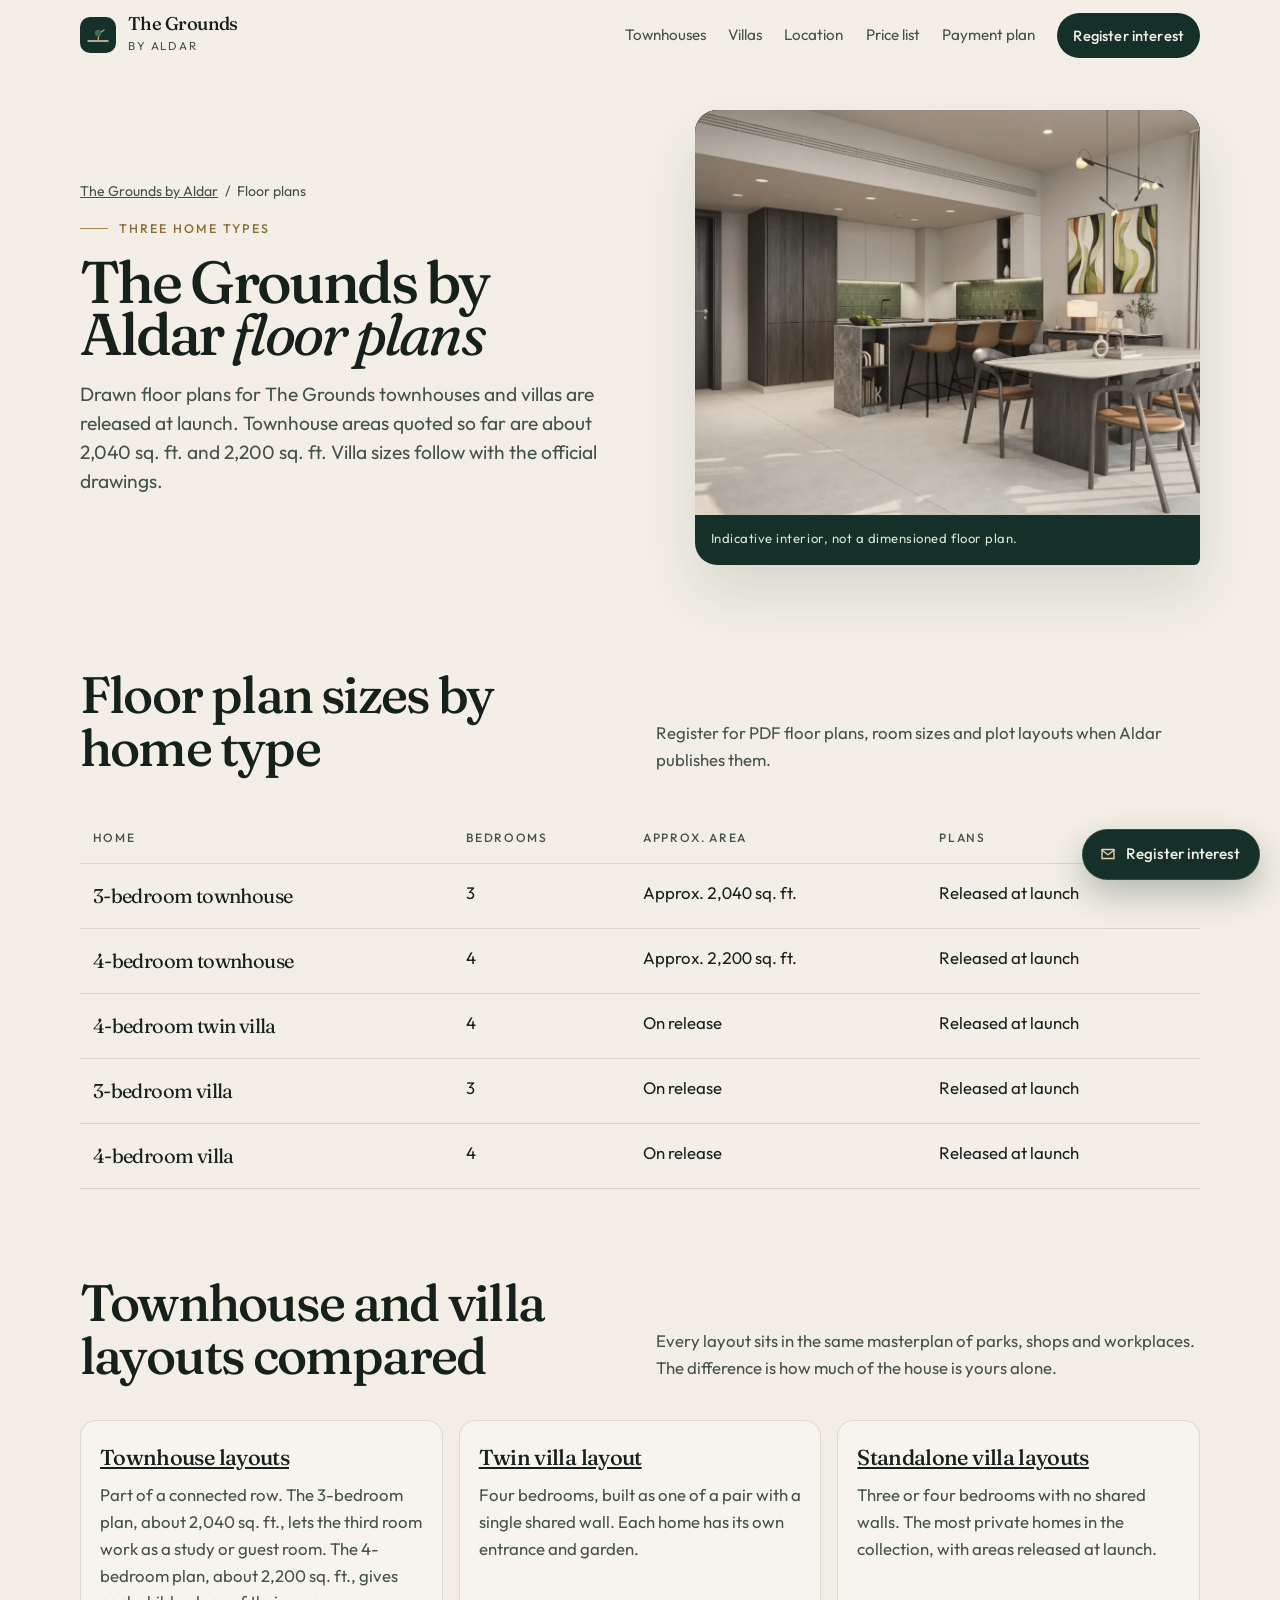
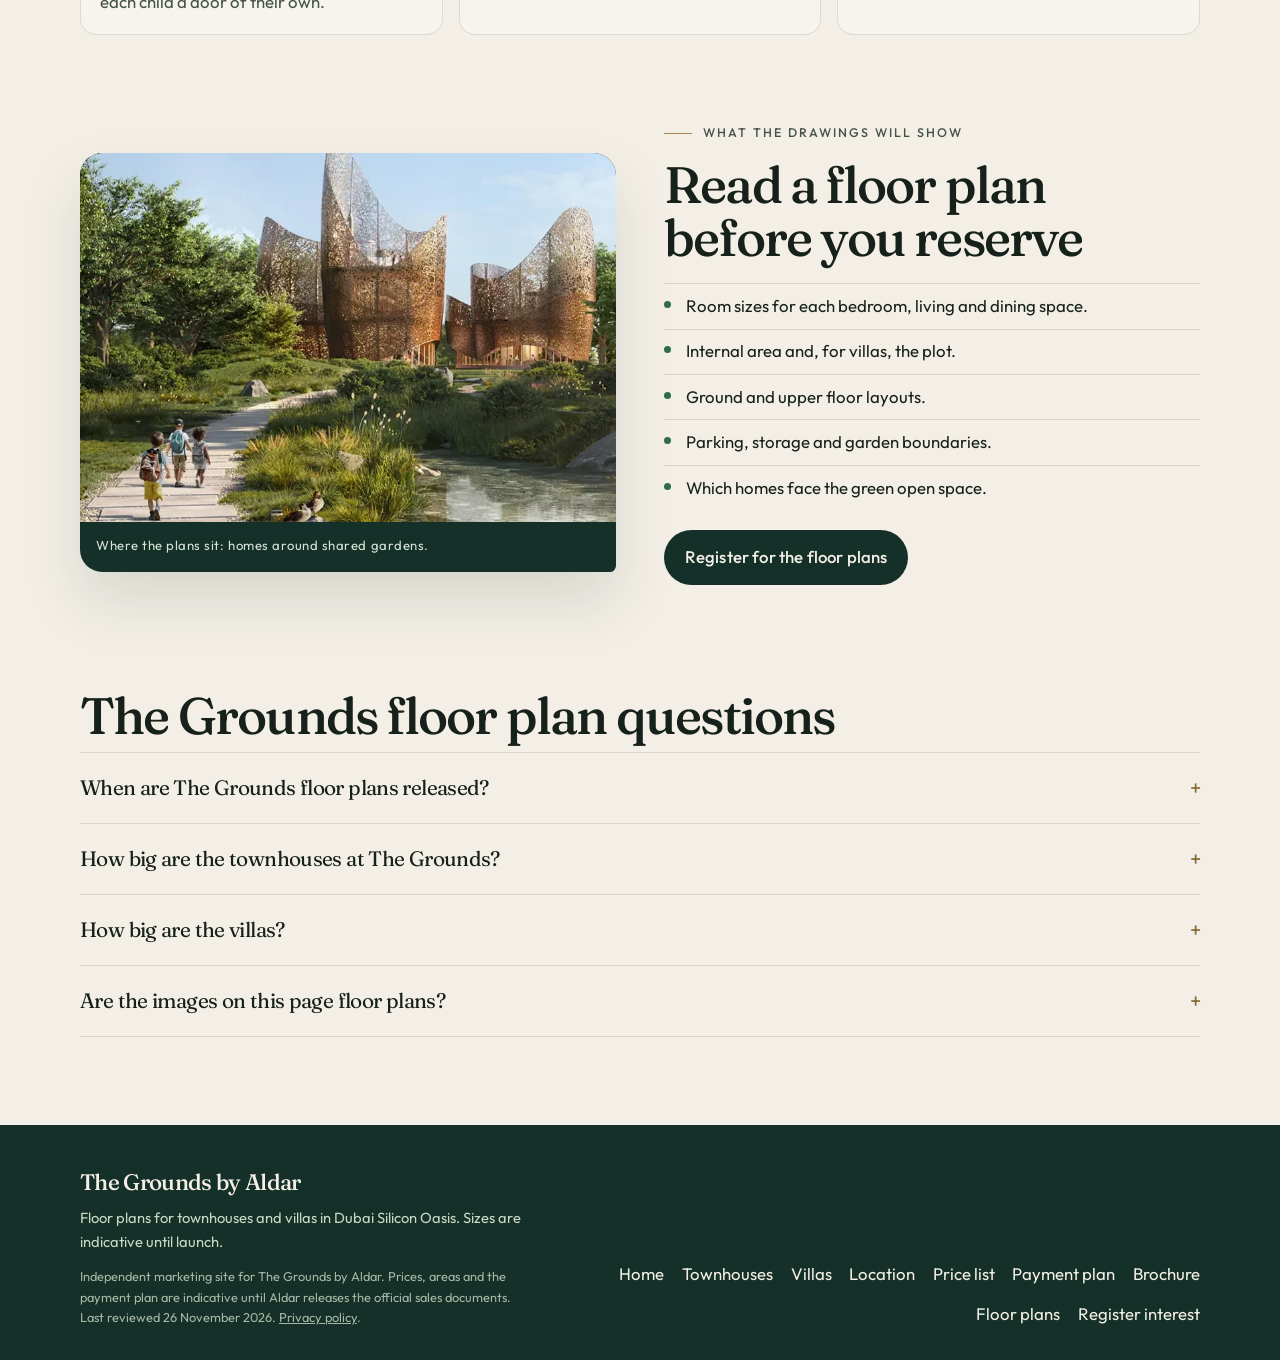
<file: floor-plans/index.html>
<!DOCTYPE html>
<html lang="en">
<head>
  <meta charset="utf-8">
  <meta name="viewport" content="width=device-width, initial-scale=1">
  <title>The Grounds by Aldar Floor Plans | 3 and 4 Bed Layouts</title>
  <meta name="description" content="Register for The Grounds by Aldar floor plans: 3 and 4 bed townhouse, twin villa and villa layouts, sent as PDFs when Aldar releases them at launch.">
  <meta name="robots" content="index, follow, max-image-preview:large">
  <link rel="canonical" href="https://thegrounds.ae/floor-plans/">
  <meta property="og:type" content="website">
  <meta property="og:locale" content="en_AE">
  <meta property="og:site_name" content="The Grounds by Aldar">
  <meta property="og:title" content="The Grounds by Aldar Floor Plans | 3 and 4 Bed Layouts">
  <meta property="og:description" content="Register for The Grounds by Aldar floor plans: 3 and 4 bed townhouse, twin villa and villa layouts, sent as PDFs when Aldar releases them at launch.">
  <meta property="og:url" content="https://thegrounds.ae/floor-plans/">
  <meta property="og:image" content="https://thegrounds.ae/assets/res-kitchen-dining.webp">
  <meta property="og:image:width" content="1920">
  <meta property="og:image:height" content="855">
  <meta property="og:image:alt" content="Kitchen and dining layout in a home at The Grounds by Aldar, indicative render">
  <meta name="twitter:card" content="summary_large_image">
  <meta name="twitter:title" content="The Grounds by Aldar Floor Plans | 3 and 4 Bed Layouts">
  <meta name="twitter:description" content="Register for The Grounds by Aldar floor plans: 3 and 4 bed townhouse, twin villa and villa layouts, sent as PDFs when Aldar releases them at launch.">
  <meta name="twitter:image" content="https://thegrounds.ae/assets/res-kitchen-dining.webp">
  <meta name="theme-color" content="#f3efe6">
  <meta name="indexnow" content="95e171fb8d6144fe8e148624938d73c3">
  <link rel="describedby" href="https://thegrounds.ae/llms.txt">
  <link rel="icon" href="../assets/favicon.svg" type="image/svg+xml">
  <link rel="preload" as="image" href="../assets/res-kitchen-dining.webp" fetchpriority="high">
  <link rel="stylesheet" href="../css/styles.css">
  <script>
    window.dataLayer = window.dataLayer || [];
    function gtag(){dataLayer.push(arguments);}
    gtag('js', new Date());
  </script>
  <script async src="https://www.googletagmanager.com/gtm.js?id=GTM-KSW89QM7"></script>
  <script type="application/ld+json">
{
  "@context": "https://schema.org",
  "@type": "BreadcrumbList",
  "itemListElement": [
    {
      "@type": "ListItem",
      "position": 1,
      "name": "The Grounds by Aldar",
      "item": "https://thegrounds.ae/"
    },
    {
      "@type": "ListItem",
      "position": 2,
      "name": "Floor plans",
      "item": "https://thegrounds.ae/floor-plans/"
    }
  ]
}
  </script>
  <script type="application/ld+json">
{
  "@context": "https://schema.org",
  "@type": "FAQPage",
  "mainEntity": [
    {
      "@type": "Question",
      "name": "When are The Grounds floor plans released?",
      "acceptedAnswer": {
        "@type": "Answer",
        "text": "Aldar issues the drawn floor plans with the sales launch, expected in the first week of December 2026. Registered buyers receive the PDFs when they are published."
      }
    },
    {
      "@type": "Question",
      "name": "How big are the townhouses at The Grounds?",
      "acceptedAnswer": {
        "@type": "Answer",
        "text": "The areas quoted ahead of launch are about 2,040 sq. ft. for the 3-bedroom townhouse and about 2,200 sq. ft. for the 4-bedroom townhouse. See townhouses for prices and who each layout suits."
      }
    },
    {
      "@type": "Question",
      "name": "How big are the villas?",
      "acceptedAnswer": {
        "@type": "Answer",
        "text": "Villa areas are not published yet. They come with the floor plans at launch. Guide prices for the villas start at AED 3.95 million."
      }
    },
    {
      "@type": "Question",
      "name": "Are the images on this page floor plans?",
      "acceptedAnswer": {
        "@type": "Answer",
        "text": "No. They are indicative interior renders. They show the style of the rooms, not dimensions or the final specification."
      }
    }
  ]
}
  </script>
</head>
<body>
  <a class="skip" href="#content">Skip to content</a>
  <header class="site-header" data-header>
    <div class="header-inner">
      <a class="brand" href="../" aria-label="The Grounds by Aldar home">
        <svg width="36" height="36" viewBox="0 0 36 36" aria-hidden="true">
          <rect width="36" height="36" rx="10" fill="#143028"/>
          <path d="M8 24h20" stroke="#e6d3b4" stroke-width="1.4" stroke-linecap="round"/>
          <path d="M18 24c0-6 2.2-9 6-11" stroke="#c4a36a" stroke-width="1.4" fill="none" stroke-linecap="round"/>
          <circle cx="18" cy="16" r="3.2" fill="#3e6b52"/>
        </svg>
        <span>
          <strong>The Grounds</strong>
          <em>by Aldar</em>
        </span>
      </a>
      <button class="nav-toggle" type="button" aria-expanded="false" aria-controls="site-nav" data-nav-toggle>
        <span class="bars" aria-hidden="true"><span></span><span></span><span></span></span>
        <span data-nav-label>Menu</span>
      </button>
      <nav class="site-nav" id="site-nav" aria-label="Main" data-nav>
        <a href="../townhouses/">Townhouses</a>
        <a href="../villas/">Villas</a>
        <a href="../location/">Location</a>
        <a href="../price-list/">Price list</a>
        <a href="../payment-plan/">Payment plan</a>
        <a class="btn" href="#enquire" data-open-enquire>Register interest</a>
      </nav>
    </div>
  </header>

  <main id="content">
    <header class="wrap page-hero hero hero--sub">
      <div class="hero-copy">
        <nav class="crumbs" aria-label="Breadcrumb"><a href="../">The Grounds by Aldar</a> <span aria-hidden="true">/</span> <span aria-current="page">Floor plans</span></nav>
        <p class="eyebrow"><span></span> Three home types</p>
        <h1>The Grounds by Aldar <em>floor plans</em></h1>
        <p class="lede">Drawn floor plans for The Grounds townhouses and villas are released at launch. Townhouse areas quoted so far are about 2,040 sq. ft. and 2,200 sq. ft. Villa sizes follow with the official drawings.</p>
      </div>
      <figure class="frame frame--banner frame--sub">
        <div class="banner-media">
          <img width="1920" height="855" src="../assets/res-kitchen-dining.webp" fetchpriority="high" decoding="async" alt="Kitchen and dining layout in a home at The Grounds by Aldar, Dubai Silicon Oasis, indicative render.">
        </div>
        <figcaption>Indicative interior, not a dimensioned floor plan.</figcaption>
      </figure>
    </header>


    <section class="section">
      <div class="wrap">
        <div class="section-head">
          <h2>Floor plan sizes by home type</h2>
          <p>Register for PDF floor plans, room sizes and plot layouts when Aldar publishes them.</p>
        </div>
        <div class="table-wrap">
          <table>
            <thead>
              <tr>
                <th>Home</th>
                <th>Bedrooms</th>
                <th>Approx. area</th>
                <th>Plans</th>
              </tr>
            </thead>
            <tbody>
              <tr>
                <td data-label="Home"><a href="../townhouses/">3-bedroom townhouse</a></td>
                <td data-label="Bedrooms">3</td>
                <td class="num" data-label="Approx. area">Approx. 2,040 sq. ft.</td>
                <td data-label="Plans">Released at launch</td>
              </tr>
              <tr>
                <td data-label="Home"><a href="../townhouses/">4-bedroom townhouse</a></td>
                <td data-label="Bedrooms">4</td>
                <td class="num" data-label="Approx. area">Approx. 2,200 sq. ft.</td>
                <td data-label="Plans">Released at launch</td>
              </tr>
              <tr>
                <td data-label="Home"><a href="../villas/">4-bedroom twin villa</a></td>
                <td data-label="Bedrooms">4</td>
                <td data-label="Approx. area">On release</td>
                <td data-label="Plans">Released at launch</td>
              </tr>
              <tr>
                <td data-label="Home"><a href="../villas/">3-bedroom villa</a></td>
                <td data-label="Bedrooms">3</td>
                <td data-label="Approx. area">On release</td>
                <td data-label="Plans">Released at launch</td>
              </tr>
              <tr>
                <td data-label="Home"><a href="../villas/">4-bedroom villa</a></td>
                <td data-label="Bedrooms">4</td>
                <td data-label="Approx. area">On release</td>
                <td data-label="Plans">Released at launch</td>
              </tr>
            </tbody>
          </table>
        </div>
      </div>
    </section>

    <section class="section" style="padding-top:0">
      <div class="wrap">
        <div class="section-head">
          <h2>Townhouse and villa layouts compared</h2>
          <p>Every layout sits in the same masterplan of parks, shops and workplaces. The difference is how much of the house is yours alone.</p>
        </div>
        <div class="card-grid three">
          <article class="card"><h3><a href="../townhouses/">Townhouse layouts</a></h3><p>Part of a connected row. The 3-bedroom plan, about 2,040 sq. ft., lets the third room work as a study or guest room. The 4-bedroom plan, about 2,200 sq. ft., gives each child a door of their own.</p></article>
          <article class="card"><h3><a href="../villas/">Twin villa layout</a></h3><p>Four bedrooms, built as one of a pair with a single shared wall. Each home has its own entrance and garden.</p></article>
          <article class="card"><h3><a href="../villas/">Standalone villa layouts</a></h3><p>Three or four bedrooms with no shared walls. The most private homes in the collection, with areas released at launch.</p></article>
        </div>
      </div>
    </section>

    <section class="section" style="padding-top:0">
      <div class="wrap split">
        <figure class="frame" style="margin:0">
          <img width="800" height="953" src="../assets/hl-garden-pavilions.webp" loading="lazy" alt="Garden pavilions and outdoor space between homes at The Grounds by Aldar, indicative render.">
          <figcaption>Where the plans sit: homes around shared gardens.</figcaption>
        </figure>
        <div class="measure">
          <p class="eyebrow"><span></span> What the drawings will show</p>
          <h2>Read a floor plan before you reserve</h2>
          <ul class="tick">
            <li>Room sizes for each bedroom, living and dining space.</li>
            <li>Internal area and, for villas, the plot.</li>
            <li>Ground and upper floor layouts.</li>
            <li>Parking, storage and garden boundaries.</li>
            <li>Which homes face the green open space.</li>
          </ul>
          <p style="margin-top: 1.2rem;"><a class="btn" href="#enquire" data-open-enquire>Register for the floor plans</a></p>
        </div>
      </div>
    </section>

    <section class="section" style="padding-top: 0;">
      <div class="wrap">
        <h2>The Grounds floor plan questions</h2>
        <div class="faq">
          <div class="faq-item" data-faq>
            <button type="button" aria-expanded="false">When are The Grounds floor plans released? <span aria-hidden="true">+</span></button>
            <div data-faq-panel hidden>
              <p>Aldar issues the drawn floor plans with the sales launch, expected in the first week of December 2026. Registered buyers receive the PDFs when they are published.</p>
            </div>
          </div>
          <div class="faq-item" data-faq>
            <button type="button" aria-expanded="false">How big are the townhouses at The Grounds? <span aria-hidden="true">+</span></button>
            <div data-faq-panel hidden>
              <p>The areas quoted ahead of launch are about 2,040 sq. ft. for the 3-bedroom townhouse and about 2,200 sq. ft. for the 4-bedroom townhouse. See <a href="../townhouses/">townhouses</a> for prices and who each layout suits.</p>
            </div>
          </div>
          <div class="faq-item" data-faq>
            <button type="button" aria-expanded="false">How big are the villas? <span aria-hidden="true">+</span></button>
            <div data-faq-panel hidden>
              <p>Villa areas are not published yet. They come with the floor plans at launch. Guide prices for the <a href="../villas/">villas</a> start at AED 3.95 million.</p>
            </div>
          </div>
          <div class="faq-item" data-faq>
            <button type="button" aria-expanded="false">Are the images on this page floor plans? <span aria-hidden="true">+</span></button>
            <div data-faq-panel hidden>
              <p>No. They are indicative interior renders. They show the style of the rooms, not dimensions or the final specification.</p>
            </div>
          </div>
        </div>
      </div>
    </section>

  </main>

  <footer class="site-footer">
    <div class="wrap footer-inner">
      <div>
        <strong>The Grounds by Aldar</strong>
        <p>Floor plans for townhouses and villas in Dubai Silicon Oasis. Sizes are indicative until launch.</p>
        <p class="footer-legal">Independent marketing site for The Grounds by Aldar. Prices, areas and the payment plan are indicative until Aldar releases the official sales documents. Last reviewed 26 November 2026. <a href="../privacy-policy/">Privacy policy</a>.</p>
      </div>
      <nav class="footer-nav" aria-label="Footer">
        <a href="../">Home</a>
        <a href="../townhouses/">Townhouses</a>
        <a href="../villas/">Villas</a>
        <a href="../location/">Location</a>
        <a href="../price-list/">Price list</a>
        <a href="../payment-plan/">Payment plan</a>
        <a href="../brochure/">Brochure</a>
        <a href="../floor-plans/" aria-current="page">Floor plans</a>
        <a href="#enquire" data-open-enquire>Register interest</a>
      </nav>
    </div>
  </footer>
  <script src="../js/main.js"></script>
</body>
</html>
</file>
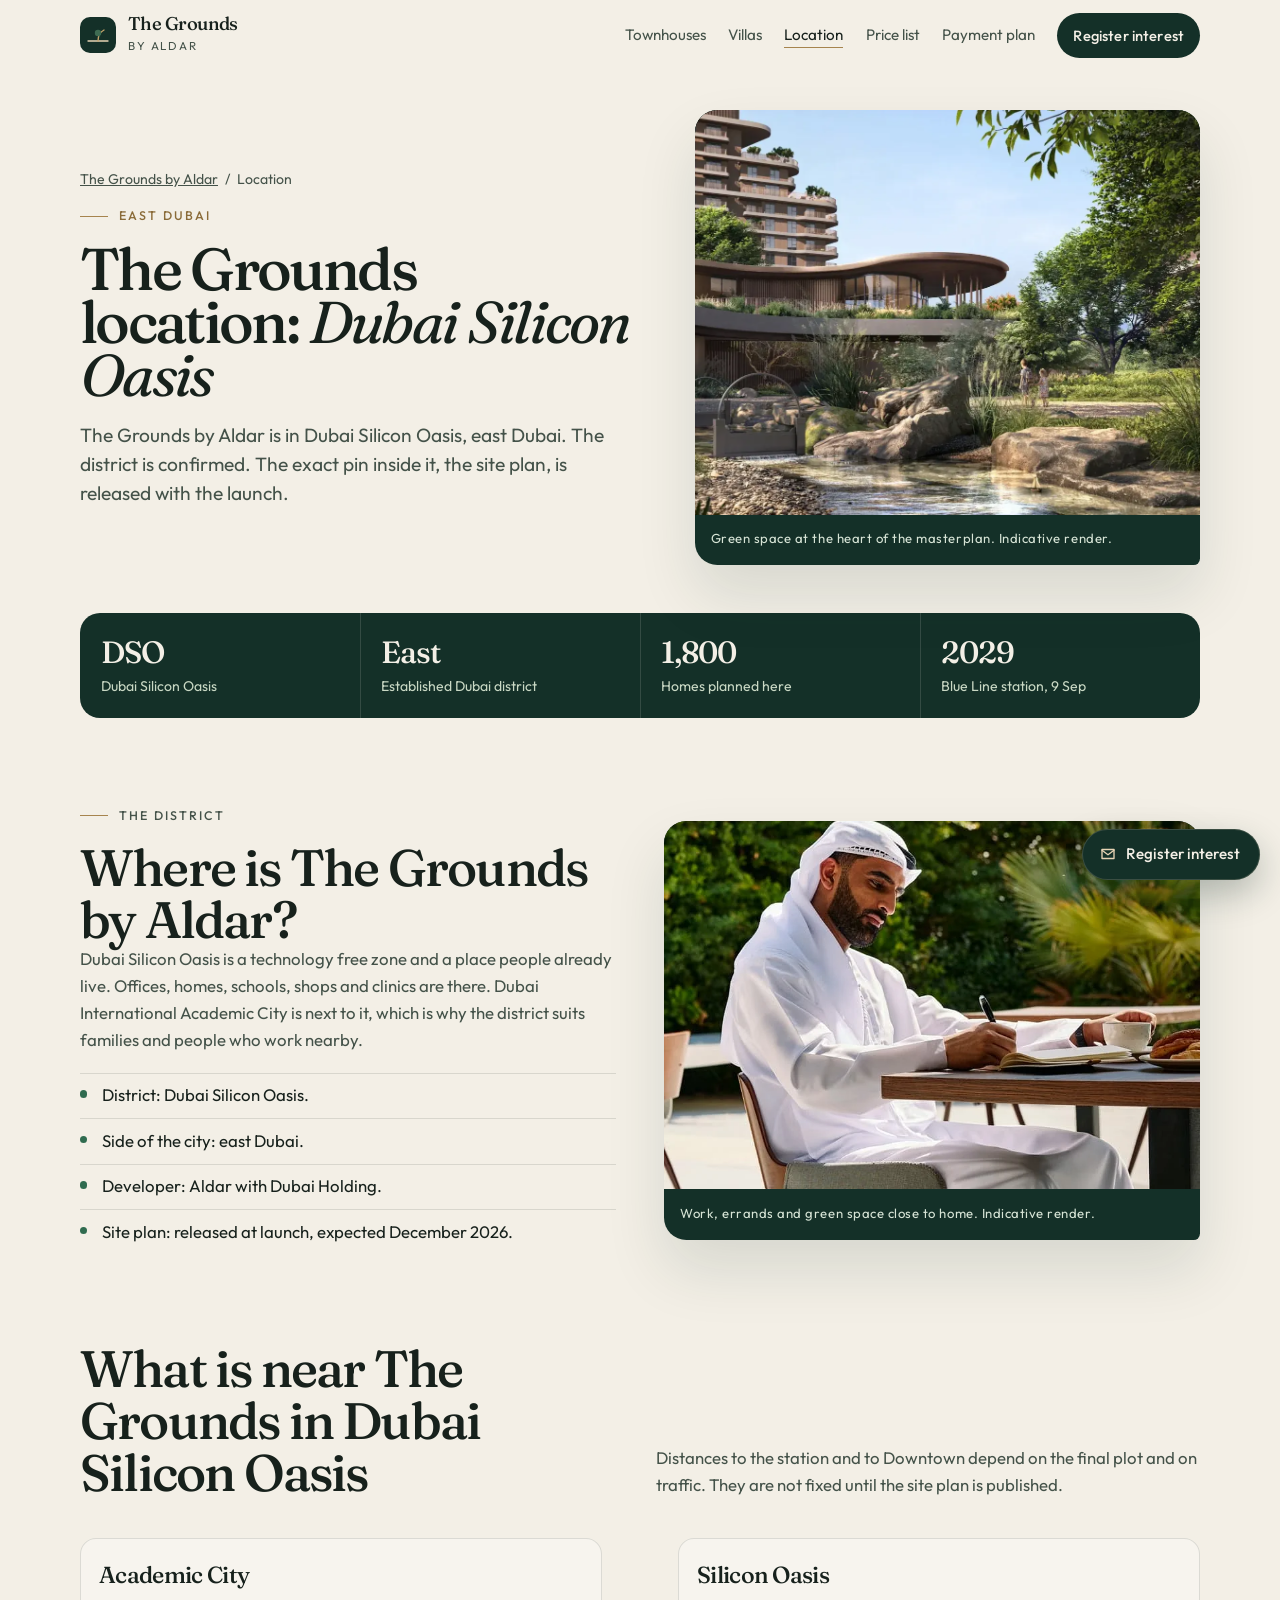
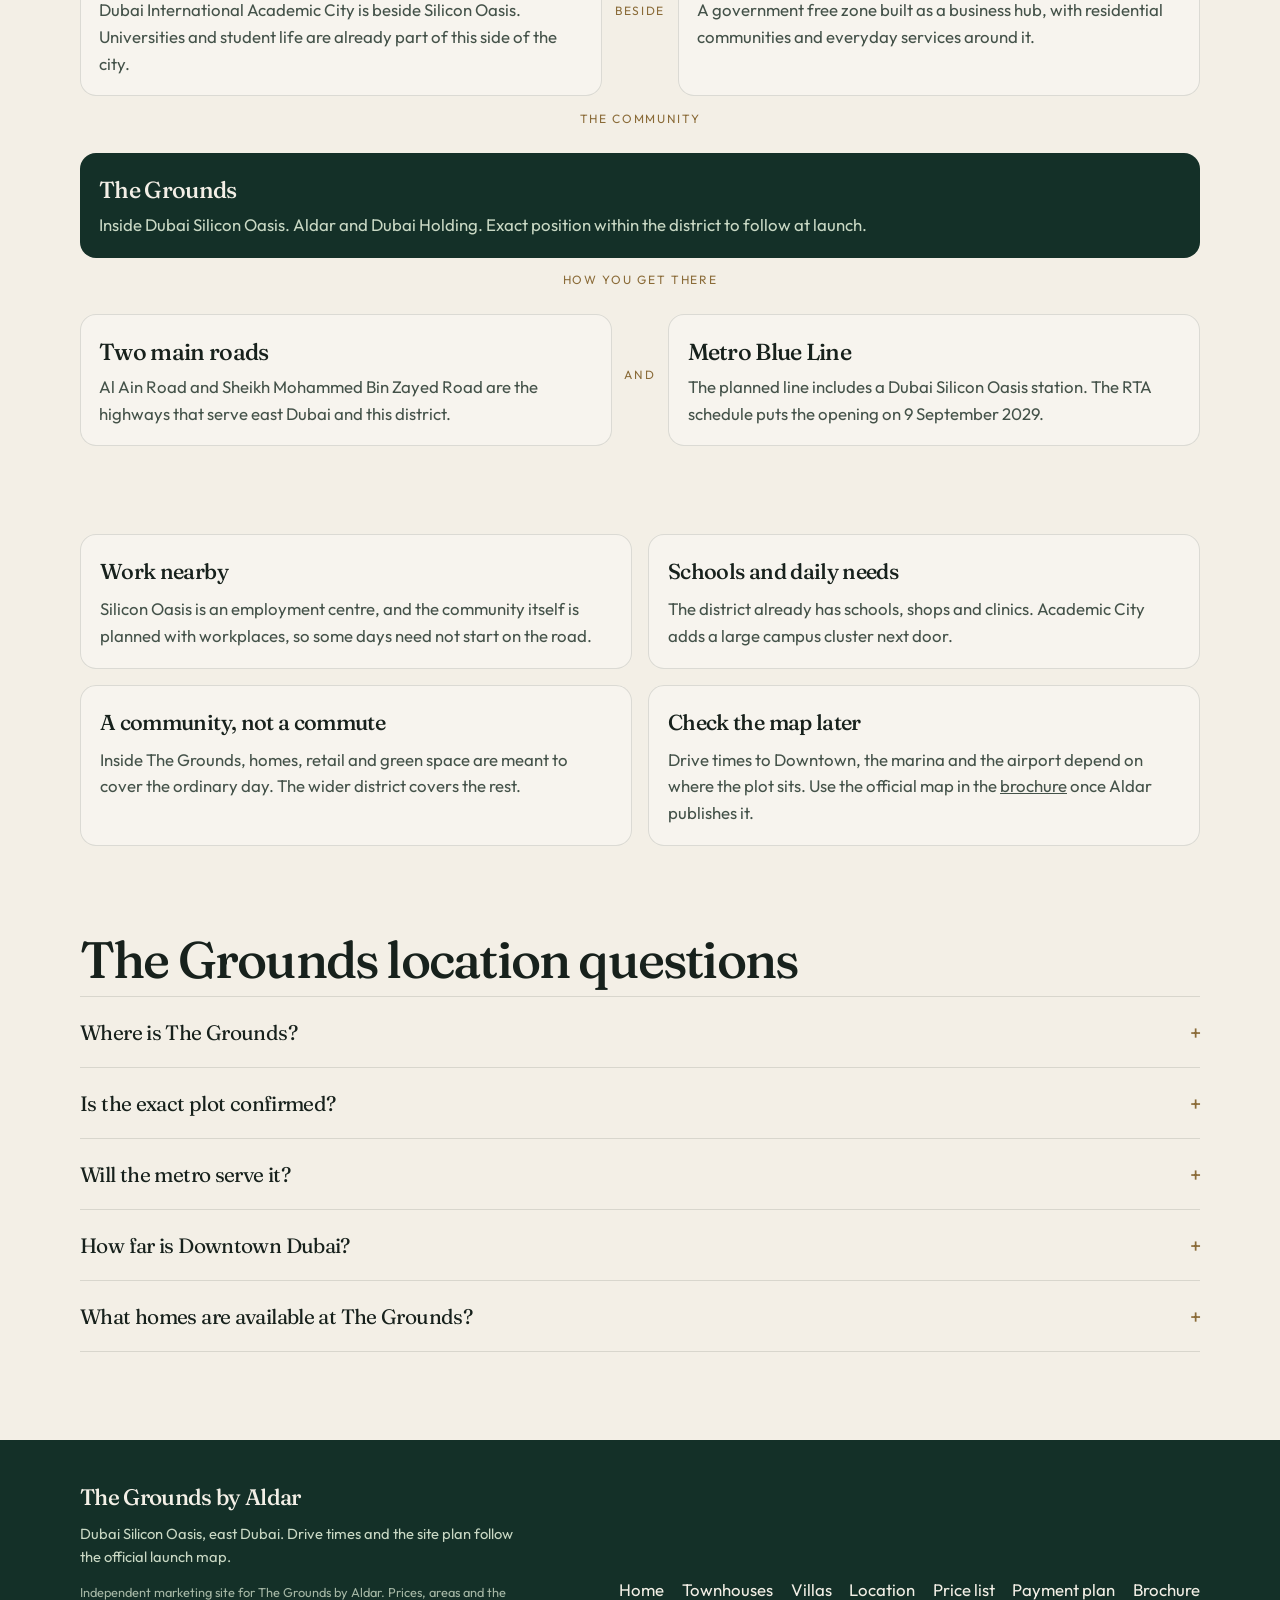
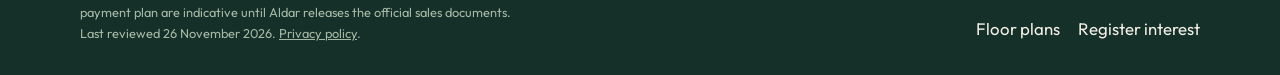
<file: location/index.html>
<!DOCTYPE html>
<html lang="en">
<head>
  <meta charset="utf-8">
  <meta name="viewport" content="width=device-width, initial-scale=1">
  <title>The Grounds by Aldar Location | Dubai Silicon Oasis</title>
  <meta name="description" content="Where is The Grounds by Aldar? Dubai Silicon Oasis in east Dubai, beside Academic City, served by Al Ain Road, SMBZ and a Blue Line metro station due 2029.">
  <meta name="robots" content="index, follow, max-image-preview:large">
  <link rel="canonical" href="https://thegrounds.ae/location/">
  <meta property="og:type" content="website">
  <meta property="og:locale" content="en_AE">
  <meta property="og:site_name" content="The Grounds by Aldar">
  <meta property="og:title" content="The Grounds by Aldar Location | Dubai Silicon Oasis">
  <meta property="og:description" content="Where is The Grounds by Aldar? Dubai Silicon Oasis in east Dubai, beside Academic City, served by Al Ain Road, SMBZ and a Blue Line metro station due 2029.">
  <meta property="og:url" content="https://thegrounds.ae/location/">
  <meta property="og:image" content="https://thegrounds.ae/assets/grounds-landscape-stream.webp">
  <meta property="og:image:width" content="1920">
  <meta property="og:image:height" content="855">
  <meta property="og:image:alt" content="Landscaped stream and green space at The Grounds by Aldar, Dubai Silicon Oasis">
  <meta name="twitter:card" content="summary_large_image">
  <meta name="twitter:title" content="The Grounds by Aldar Location | Dubai Silicon Oasis">
  <meta name="twitter:description" content="Where is The Grounds by Aldar? Dubai Silicon Oasis in east Dubai, beside Academic City, served by Al Ain Road, SMBZ and a Blue Line metro station due 2029.">
  <meta name="twitter:image" content="https://thegrounds.ae/assets/grounds-landscape-stream.webp">
  <meta name="theme-color" content="#f3efe6">
  <meta name="indexnow" content="95e171fb8d6144fe8e148624938d73c3">
  <link rel="describedby" href="https://thegrounds.ae/llms.txt">
  <link rel="icon" href="../assets/favicon.svg" type="image/svg+xml">
  <link rel="preload" as="image" href="../assets/grounds-landscape-stream.webp" fetchpriority="high">
  <link rel="stylesheet" href="../css/styles.css">
  <script>
    window.dataLayer = window.dataLayer || [];
    function gtag(){dataLayer.push(arguments);}
    gtag('js', new Date());
  </script>
  <script async src="https://www.googletagmanager.com/gtm.js?id=GTM-KSW89QM7"></script>
  <script type="application/ld+json">
{
  "@context": "https://schema.org",
  "@type": "BreadcrumbList",
  "itemListElement": [
    {
      "@type": "ListItem",
      "position": 1,
      "name": "The Grounds by Aldar",
      "item": "https://thegrounds.ae/"
    },
    {
      "@type": "ListItem",
      "position": 2,
      "name": "Location",
      "item": "https://thegrounds.ae/location/"
    }
  ]
}
  </script>
  <script type="application/ld+json">
{
  "@context": "https://schema.org",
  "@type": "FAQPage",
  "mainEntity": [
    {
      "@type": "Question",
      "name": "Where is The Grounds?",
      "acceptedAnswer": {
        "@type": "Answer",
        "text": "Dubai Silicon Oasis, in east Dubai, beside Dubai International Academic City. The same community is sometimes called The Grounds Dubai or The Grounds Aldar. All of those names point here."
      }
    },
    {
      "@type": "Question",
      "name": "Is the exact plot confirmed?",
      "acceptedAnswer": {
        "@type": "Answer",
        "text": "The district is confirmed. The position inside Dubai Silicon Oasis, and the site plan, are released with the launch."
      }
    },
    {
      "@type": "Question",
      "name": "Will the metro serve it?",
      "acceptedAnswer": {
        "@type": "Answer",
        "text": "The Dubai Metro Blue Line is planned to include a Silicon Oasis station, scheduled to open on 9 September 2029. How far that station is from the front door depends on the final site plan."
      }
    },
    {
      "@type": "Question",
      "name": "How far is Downtown Dubai?",
      "acceptedAnswer": {
        "@type": "Answer",
        "text": "No honest drive time can be given until the plot is fixed. Traffic and the final site both change the number. Check it on the official map when that map exists."
      }
    },
    {
      "@type": "Question",
      "name": "What homes are available at The Grounds?",
      "acceptedAnswer": {
        "@type": "Answer",
        "text": "About 1,800 homes: 3- and 4-bedroom townhouses from AED 2.85 million, and twin and standalone villas from AED 3.95 million."
      }
    }
  ]
}
  </script>
</head>
<body>
  <a class="skip" href="#content">Skip to content</a>
  <header class="site-header" data-header>
    <div class="header-inner">
      <a class="brand" href="../" aria-label="The Grounds by Aldar home">
        <svg width="36" height="36" viewBox="0 0 36 36" aria-hidden="true">
          <rect width="36" height="36" rx="10" fill="#143028"/>
          <path d="M8 24h20" stroke="#e6d3b4" stroke-width="1.4" stroke-linecap="round"/>
          <path d="M18 24c0-6 2.2-9 6-11" stroke="#c4a36a" stroke-width="1.4" fill="none" stroke-linecap="round"/>
          <circle cx="18" cy="16" r="3.2" fill="#3e6b52"/>
        </svg>
        <span>
          <strong>The Grounds</strong>
          <em>by Aldar</em>
        </span>
      </a>
      <button class="nav-toggle" type="button" aria-expanded="false" aria-controls="site-nav" data-nav-toggle>
        <span class="bars" aria-hidden="true"><span></span><span></span><span></span></span>
        <span data-nav-label>Menu</span>
      </button>
      <nav class="site-nav" id="site-nav" aria-label="Main" data-nav>
        <a href="../townhouses/">Townhouses</a>
        <a href="../villas/">Villas</a>
        <a href="../location/" aria-current="page">Location</a>
        <a href="../price-list/">Price list</a>
        <a href="../payment-plan/">Payment plan</a>
        <a class="btn" href="#enquire" data-open-enquire>Register interest</a>
      </nav>
    </div>
  </header>

  <main id="content">
    <header class="wrap page-hero hero hero--sub">
      <div class="hero-copy">
        <nav class="crumbs" aria-label="Breadcrumb"><a href="../">The Grounds by Aldar</a> <span aria-hidden="true">/</span> <span aria-current="page">Location</span></nav>
        <p class="eyebrow"><span></span> East Dubai</p>
        <h1>The Grounds location: <em>Dubai Silicon Oasis</em></h1>
        <p class="lede">The Grounds by Aldar is in Dubai Silicon Oasis, east Dubai. The district is confirmed. The exact pin inside it, the site plan, is released with the launch.</p>
      </div>
      <figure class="frame frame--banner frame--sub">
        <div class="banner-media">
          <img width="1920" height="855" src="../assets/grounds-landscape-stream.webp" fetchpriority="high" decoding="async" alt="Landscaped stream and lawns at The Grounds by Aldar in Dubai Silicon Oasis, indicative render.">
        </div>
        <figcaption>Green space at the heart of the masterplan. Indicative render.</figcaption>
      </figure>
    </header>

    <div class="wrap" style="padding-top: 2rem;">
      <div class="stats">
        <div><strong>DSO</strong><span>Dubai Silicon Oasis</span></div>
        <div><strong>East</strong><span>Established Dubai district</span></div>
        <div><strong>1,800</strong><span>Homes planned here</span></div>
        <div><strong>2029</strong><span>Blue Line station, 9 Sep</span></div>
      </div>
    </div>

    <section class="section">
      <div class="wrap split">
        <div class="measure">
          <p class="eyebrow"><span></span> The district</p>
          <h2>Where is The Grounds by Aldar?</h2>
          <p>Dubai Silicon Oasis is a technology free zone and a place people already live. Offices, homes, schools, shops and clinics are there. Dubai International Academic City is next to it, which is why the district suits families and people who work nearby.</p>
          <ul class="tick">
            <li>District: Dubai Silicon Oasis.</li>
            <li>Side of the city: east Dubai.</li>
            <li>Developer: Aldar with Dubai Holding.</li>
            <li>Site plan: released at launch, expected December 2026.</li>
          </ul>
        </div>
        <figure class="frame">
          <img width="800" height="1080" src="../assets/tab-community-garden.webp" loading="lazy" decoding="async" alt="Resident working at an outdoor table in a garden at The Grounds by Aldar, indicative render.">
          <figcaption>Work, errands and green space close to home. Indicative render.</figcaption>
        </figure>
      </div>
    </section>

    <section class="section" style="padding-top: 0;">
      <div class="wrap">
        <div class="section-head">
          <h2>What is near The Grounds in Dubai Silicon Oasis</h2>
          <p>Distances to the station and to Downtown depend on the final plot and on traffic. They are not fixed until the site plan is published.</p>
        </div>
        <div class="district">
          <div class="district-row">
            <article class="node">
              <h3>Academic City</h3>
              <p>Dubai International Academic City is beside Silicon Oasis. Universities and student life are already part of this side of the city.</p>
            </article>
            <p class="link-note">Beside</p>
            <article class="node">
              <h3>Silicon Oasis</h3>
              <p>A government free zone built as a business hub, with residential communities and everyday services around it.</p>
            </article>
          </div>
          <p class="link-note">The community</p>
          <article class="node focal">
            <h3>The Grounds</h3>
            <p>Inside Dubai Silicon Oasis. Aldar and Dubai Holding. Exact position within the district to follow at launch.</p>
          </article>
          <p class="link-note">How you get there</p>
          <div class="district-row">
            <article class="node">
              <h3>Two main roads</h3>
              <p>Al Ain Road and Sheikh Mohammed Bin Zayed Road are the highways that serve east Dubai and this district.</p>
            </article>
            <p class="link-note">And</p>
            <article class="node">
              <h3>Metro Blue Line</h3>
              <p>The planned line includes a Dubai Silicon Oasis station. The RTA schedule puts the opening on 9 September 2029.</p>
            </article>
          </div>
        </div>
      </div>
    </section>

    <section class="section" style="padding-top: 0;">
      <div class="wrap why-grid">
        <article class="card">
          <h3>Work nearby</h3>
          <p>Silicon Oasis is an employment centre, and the community itself is planned with workplaces, so some days need not start on the road.</p>
        </article>
        <article class="card">
          <h3>Schools and daily needs</h3>
          <p>The district already has schools, shops and clinics. Academic City adds a large campus cluster next door.</p>
        </article>
        <article class="card">
          <h3>A community, not a commute</h3>
          <p>Inside The Grounds, homes, retail and green space are meant to cover the ordinary day. The wider district covers the rest.</p>
        </article>
        <article class="card">
          <h3>Check the map later</h3>
          <p>Drive times to Downtown, the marina and the airport depend on where the plot sits. Use the official map in the <a href="../brochure/">brochure</a> once Aldar publishes it.</p>
        </article>
      </div>
    </section>

    <section class="section" style="padding-top: 0;">
      <div class="wrap">
        <h2>The Grounds location questions</h2>
        <div class="faq">
          <div class="faq-item" data-faq>
            <button type="button" aria-expanded="false">Where is The Grounds? <span aria-hidden="true">+</span></button>
            <div data-faq-panel hidden>
              <p>Dubai Silicon Oasis, in east Dubai, beside Dubai International Academic City. The same community is sometimes called The Grounds Dubai or The Grounds Aldar. All of those names point here.</p>
            </div>
          </div>
          <div class="faq-item" data-faq>
            <button type="button" aria-expanded="false">Is the exact plot confirmed? <span aria-hidden="true">+</span></button>
            <div data-faq-panel hidden>
              <p>The district is confirmed. The position inside Dubai Silicon Oasis, and the site plan, are released with the launch.</p>
            </div>
          </div>
          <div class="faq-item" data-faq>
            <button type="button" aria-expanded="false">Will the metro serve it? <span aria-hidden="true">+</span></button>
            <div data-faq-panel hidden>
              <p>The Dubai Metro Blue Line is planned to include a Silicon Oasis station, scheduled to open on 9 September 2029. How far that station is from the front door depends on the final site plan.</p>
            </div>
          </div>
          <div class="faq-item" data-faq>
            <button type="button" aria-expanded="false">How far is Downtown Dubai? <span aria-hidden="true">+</span></button>
            <div data-faq-panel hidden>
              <p>No honest drive time can be given until the plot is fixed. Traffic and the final site both change the number. Check it on the official map when that map exists.</p>
            </div>
          </div>
          <div class="faq-item" data-faq>
            <button type="button" aria-expanded="false">What homes are available at The Grounds? <span aria-hidden="true">+</span></button>
            <div data-faq-panel hidden>
              <p>About 1,800 homes: 3- and 4-bedroom <a href="../townhouses/">townhouses</a> from AED 2.85 million, and twin and standalone <a href="../villas/">villas</a> from AED 3.95 million.</p>
            </div>
          </div>
        </div>
      </div>
    </section>

  </main>

  <footer class="site-footer">
    <div class="wrap footer-inner">
      <div>
        <strong>The Grounds by Aldar</strong>
        <p>Dubai Silicon Oasis, east Dubai. Drive times and the site plan follow the official launch map.</p>
        <p class="footer-legal">Independent marketing site for The Grounds by Aldar. Prices, areas and the payment plan are indicative until Aldar releases the official sales documents. Last reviewed 26 November 2026. <a href="../privacy-policy/">Privacy policy</a>.</p>
      </div>
      <nav class="footer-nav" aria-label="Footer">
        <a href="../">Home</a>
        <a href="../townhouses/">Townhouses</a>
        <a href="../villas/">Villas</a>
        <a href="../location/" aria-current="page">Location</a>
        <a href="../price-list/">Price list</a>
        <a href="../payment-plan/">Payment plan</a>
        <a href="../brochure/">Brochure</a>
        <a href="../floor-plans/">Floor plans</a>
        <a href="#enquire" data-open-enquire>Register interest</a>
      </nav>
    </div>
  </footer>
  <script src="../js/main.js"></script>
</body>
</html>
</file>
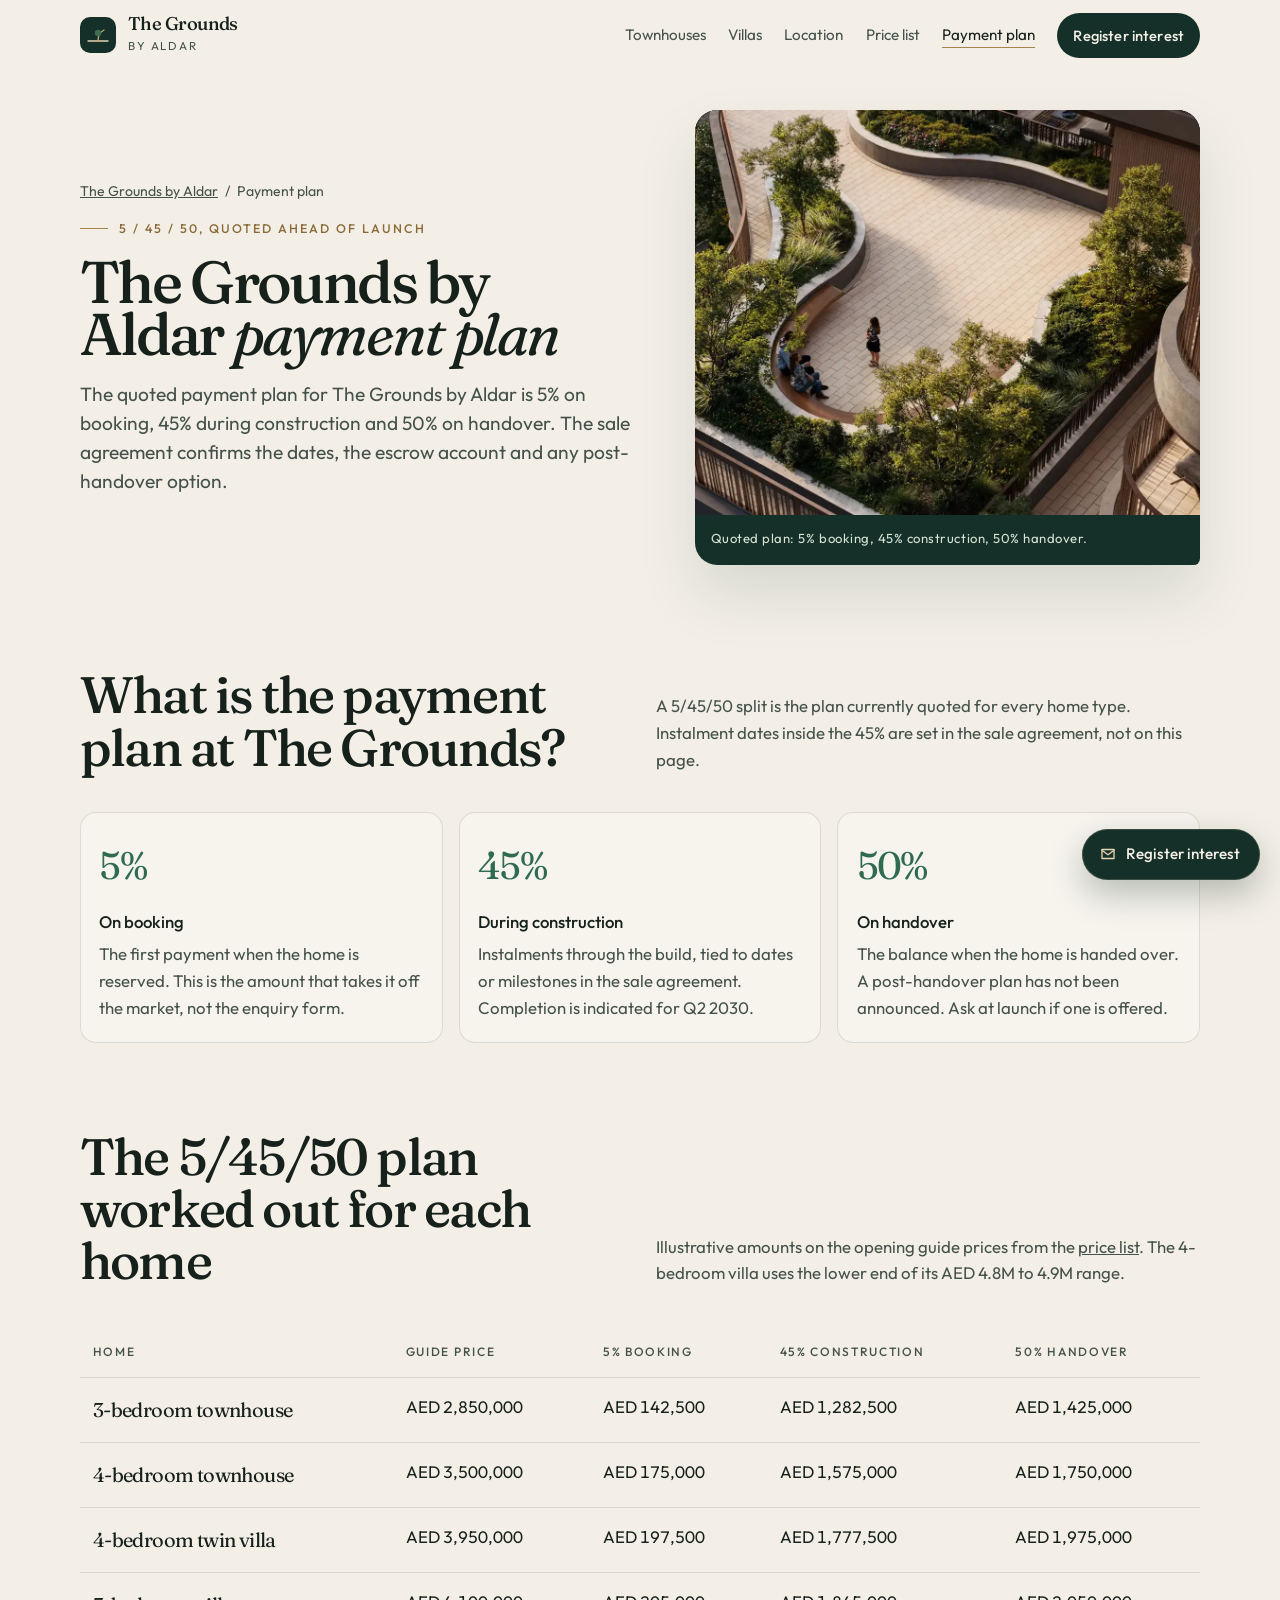
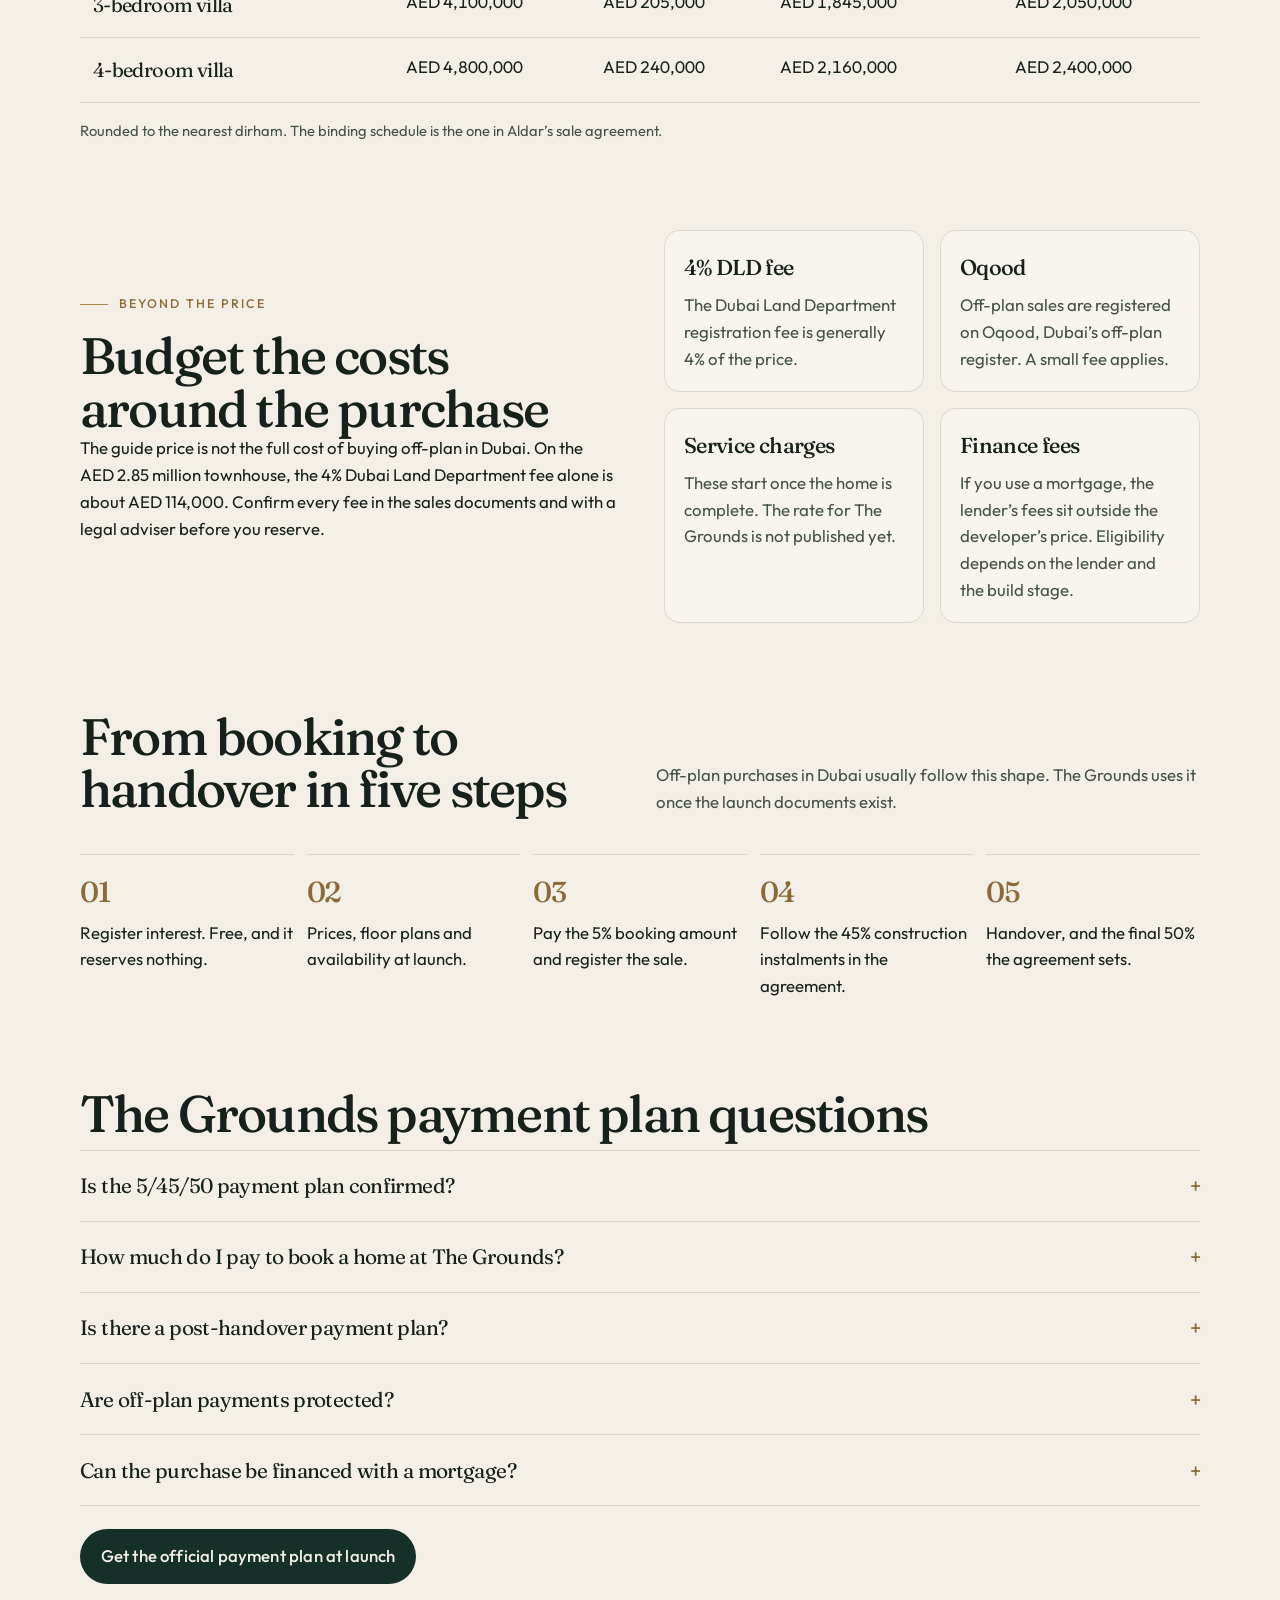
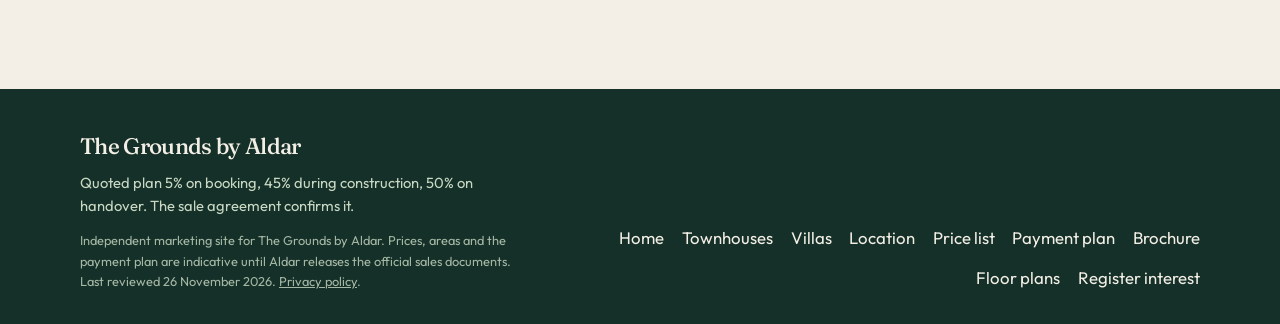
<file: payment-plan/index.html>
<!DOCTYPE html>
<html lang="en">
<head>
  <meta charset="utf-8">
  <meta name="viewport" content="width=device-width, initial-scale=1">
  <title>The Grounds by Aldar Payment Plan | 5/45/50 Explained</title>
  <meta name="description" content="The Grounds by Aldar payment plan: 5% on booking, 45% during construction and 50% on handover, with worked amounts for each home and the 4% DLD fee.">
  <meta name="robots" content="index, follow, max-image-preview:large">
  <link rel="canonical" href="https://thegrounds.ae/payment-plan/">
  <meta property="og:type" content="website">
  <meta property="og:locale" content="en_AE">
  <meta property="og:site_name" content="The Grounds by Aldar">
  <meta property="og:title" content="The Grounds by Aldar Payment Plan | 5/45/50 Explained">
  <meta property="og:description" content="The Grounds by Aldar payment plan: 5% on booking, 45% during construction and 50% on handover, with worked amounts for each home and the 4% DLD fee.">
  <meta property="og:url" content="https://thegrounds.ae/payment-plan/">
  <meta property="og:image" content="https://thegrounds.ae/assets/life-move-garden-walk.webp">
  <meta property="og:image:width" content="1920">
  <meta property="og:image:height" content="855">
  <meta property="og:image:alt" content="Garden walk at The Grounds by Aldar, indicative render">
  <meta name="twitter:card" content="summary_large_image">
  <meta name="twitter:title" content="The Grounds by Aldar Payment Plan | 5/45/50 Explained">
  <meta name="twitter:description" content="The Grounds by Aldar payment plan: 5% on booking, 45% during construction and 50% on handover, with worked amounts for each home and the 4% DLD fee.">
  <meta name="twitter:image" content="https://thegrounds.ae/assets/life-move-garden-walk.webp">
  <meta name="theme-color" content="#f3efe6">
  <meta name="indexnow" content="95e171fb8d6144fe8e148624938d73c3">
  <link rel="describedby" href="https://thegrounds.ae/llms.txt">
  <link rel="icon" href="../assets/favicon.svg" type="image/svg+xml">
  <link rel="preload" as="image" href="../assets/life-move-garden-walk.webp" fetchpriority="high">
  <link rel="stylesheet" href="../css/styles.css">
  <script>
    window.dataLayer = window.dataLayer || [];
    function gtag(){dataLayer.push(arguments);}
    gtag('js', new Date());
  </script>
  <script async src="https://www.googletagmanager.com/gtm.js?id=GTM-KSW89QM7"></script>
  <script type="application/ld+json">
{
  "@context": "https://schema.org",
  "@type": "BreadcrumbList",
  "itemListElement": [
    {
      "@type": "ListItem",
      "position": 1,
      "name": "The Grounds by Aldar",
      "item": "https://thegrounds.ae/"
    },
    {
      "@type": "ListItem",
      "position": 2,
      "name": "Payment plan",
      "item": "https://thegrounds.ae/payment-plan/"
    }
  ]
}
  </script>
  <script type="application/ld+json">
{
  "@context": "https://schema.org",
  "@type": "FAQPage",
  "mainEntity": [
    {
      "@type": "Question",
      "name": "Is the 5/45/50 payment plan confirmed?",
      "acceptedAnswer": {
        "@type": "Answer",
        "text": "It is the plan quoted in the market ahead of launch: 5% on booking, 45% during construction, 50% on handover. Aldar’s sale agreement is what confirms the split, the dates and any post-handover portion. None of that has been published as a final schedule."
      }
    },
    {
      "@type": "Question",
      "name": "How much do I pay to book a home at The Grounds?",
      "acceptedAnswer": {
        "@type": "Answer",
        "text": "5% of the price. On the guide figures that is AED 142,500 for a 3-bedroom townhouse at AED 2.85 million, up to AED 240,000 for a 4-bedroom villa at AED 4.8 million."
      }
    },
    {
      "@type": "Question",
      "name": "Is there a post-handover payment plan?",
      "acceptedAnswer": {
        "@type": "Answer",
        "text": "None has been announced. The quoted plan puts 50% on handover. Ask at launch whether a post-handover option is offered for any home type."
      }
    },
    {
      "@type": "Question",
      "name": "Are off-plan payments protected?",
      "acceptedAnswer": {
        "@type": "Answer",
        "text": "Off-plan payments in Dubai are generally paid into a regulated project escrow account. Ask for the escrow details in the sales documents before you transfer a booking amount."
      }
    },
    {
      "@type": "Question",
      "name": "Can the purchase be financed with a mortgage?",
      "acceptedAnswer": {
        "@type": "Answer",
        "text": "That depends on the lender and how far construction has reached. Speak to a lender once the payment plan and the project account are published."
      }
    }
  ]
}
  </script>
</head>
<body>
  <a class="skip" href="#content">Skip to content</a>
  <header class="site-header" data-header>
    <div class="header-inner">
      <a class="brand" href="../" aria-label="The Grounds by Aldar home">
        <svg width="36" height="36" viewBox="0 0 36 36" aria-hidden="true">
          <rect width="36" height="36" rx="10" fill="#143028"/>
          <path d="M8 24h20" stroke="#e6d3b4" stroke-width="1.4" stroke-linecap="round"/>
          <path d="M18 24c0-6 2.2-9 6-11" stroke="#c4a36a" stroke-width="1.4" fill="none" stroke-linecap="round"/>
          <circle cx="18" cy="16" r="3.2" fill="#3e6b52"/>
        </svg>
        <span>
          <strong>The Grounds</strong>
          <em>by Aldar</em>
        </span>
      </a>
      <button class="nav-toggle" type="button" aria-expanded="false" aria-controls="site-nav" data-nav-toggle>
        <span class="bars" aria-hidden="true"><span></span><span></span><span></span></span>
        <span data-nav-label>Menu</span>
      </button>
      <nav class="site-nav" id="site-nav" aria-label="Main" data-nav>
        <a href="../townhouses/">Townhouses</a>
        <a href="../villas/">Villas</a>
        <a href="../location/">Location</a>
        <a href="../price-list/">Price list</a>
        <a href="../payment-plan/" aria-current="page">Payment plan</a>
        <a class="btn" href="#enquire" data-open-enquire>Register interest</a>
      </nav>
    </div>
  </header>
  <main id="content">
    <header class="wrap page-hero hero hero--sub">
      <div class="hero-copy">
        <nav class="crumbs" aria-label="Breadcrumb"><a href="../">The Grounds by Aldar</a> <span aria-hidden="true">/</span> <span aria-current="page">Payment plan</span></nav>
        <p class="eyebrow"><span></span> 5 / 45 / 50, quoted ahead of launch</p>
        <h1>The Grounds by Aldar <em>payment plan</em></h1>
        <p class="lede">The quoted payment plan for The Grounds by Aldar is 5% on booking, 45% during construction and 50% on handover. The sale agreement confirms the dates, the escrow account and any post-handover option.</p>
      </div>
      <figure class="frame frame--banner frame--sub">
        <div class="banner-media">
          <img width="1920" height="855" src="../assets/life-move-garden-walk.webp" fetchpriority="high" decoding="async" alt="Garden walk between homes at The Grounds by Aldar, Dubai Silicon Oasis, indicative render.">
        </div>
        <figcaption>Quoted plan: 5% booking, 45% construction, 50% handover.</figcaption>
      </figure>
    </header>

    <section class="section">
      <div class="wrap">
        <div class="section-head">
          <h2>What is the payment plan at The Grounds?</h2>
          <p>A 5/45/50 split is the plan currently quoted for every home type. Instalment dates inside the 45% are set in the sale agreement, not on this page.</p>
        </div>
        <div class="plan">
          <article><em>5%</em><h3>On booking</h3><p>The first payment when the home is reserved. This is the amount that takes it off the market, not the enquiry form.</p></article>
          <article><em>45%</em><h3>During construction</h3><p>Instalments through the build, tied to dates or milestones in the sale agreement. Completion is indicated for Q2 2030.</p></article>
          <article><em>50%</em><h3>On handover</h3><p>The balance when the home is handed over. A post-handover plan has not been announced. Ask at launch if one is offered.</p></article>
        </div>
      </div>
    </section>

    <section class="section" style="padding-top: 0;">
      <div class="wrap">
        <div class="section-head">
          <h2>The 5/45/50 plan worked out for each home</h2>
          <p>Illustrative amounts on the opening guide prices from the <a href="../price-list/">price list</a>. The 4-bedroom villa uses the lower end of its AED 4.8M to 4.9M range.</p>
        </div>
        <div class="table-wrap">
          <table>
            <thead><tr><th>Home</th><th>Guide price</th><th>5% booking</th><th>45% construction</th><th>50% handover</th></tr></thead>
            <tbody>
              <tr><td data-label="Home"><a href="../townhouses/">3-bedroom townhouse</a></td><td class="num" data-label="Guide price">AED 2,850,000</td><td class="num" data-label="5% booking">AED 142,500</td><td class="num" data-label="45% construction">AED 1,282,500</td><td class="num" data-label="50% handover">AED 1,425,000</td></tr>
              <tr><td data-label="Home"><a href="../townhouses/">4-bedroom townhouse</a></td><td class="num" data-label="Guide price">AED 3,500,000</td><td class="num" data-label="5% booking">AED 175,000</td><td class="num" data-label="45% construction">AED 1,575,000</td><td class="num" data-label="50% handover">AED 1,750,000</td></tr>
              <tr><td data-label="Home"><a href="../villas/">4-bedroom twin villa</a></td><td class="num" data-label="Guide price">AED 3,950,000</td><td class="num" data-label="5% booking">AED 197,500</td><td class="num" data-label="45% construction">AED 1,777,500</td><td class="num" data-label="50% handover">AED 1,975,000</td></tr>
              <tr><td data-label="Home"><a href="../villas/">3-bedroom villa</a></td><td class="num" data-label="Guide price">AED 4,100,000</td><td class="num" data-label="5% booking">AED 205,000</td><td class="num" data-label="45% construction">AED 1,845,000</td><td class="num" data-label="50% handover">AED 2,050,000</td></tr>
              <tr><td data-label="Home"><a href="../villas/">4-bedroom villa</a></td><td class="num" data-label="Guide price">AED 4,800,000</td><td class="num" data-label="5% booking">AED 240,000</td><td class="num" data-label="45% construction">AED 2,160,000</td><td class="num" data-label="50% handover">AED 2,400,000</td></tr>
            </tbody>
          </table>
        </div>
        <p class="note">Rounded to the nearest dirham. The binding schedule is the one in Aldar’s sale agreement.</p>
      </div>
    </section>

    <section class="section" style="padding-top: 0;">
      <div class="wrap split">
        <div>
          <p class="eyebrow"><span></span> Beyond the price</p>
          <h2>Budget the costs around the purchase</h2>
          <p>The guide price is not the full cost of buying off-plan in Dubai. On the AED 2.85 million townhouse, the 4% Dubai Land Department fee alone is about AED 114,000. Confirm every fee in the sales documents and with a legal adviser before you reserve.</p>
        </div>
        <div class="why-grid">
          <article class="cost"><h3>4% DLD fee</h3><p>The Dubai Land Department registration fee is generally 4% of the price.</p></article>
          <article class="cost"><h3>Oqood</h3><p>Off-plan sales are registered on Oqood, Dubai’s off-plan register. A small fee applies.</p></article>
          <article class="cost"><h3>Service charges</h3><p>These start once the home is complete. The rate for The Grounds is not published yet.</p></article>
          <article class="cost"><h3>Finance fees</h3><p>If you use a mortgage, the lender’s fees sit outside the developer’s price. Eligibility depends on the lender and the build stage.</p></article>
        </div>
      </div>
    </section>

    <section class="section" style="padding-top: 0;">
      <div class="wrap">
        <div class="section-head">
          <h2>From booking to handover in five steps</h2>
          <p>Off-plan purchases in Dubai usually follow this shape. The Grounds uses it once the launch documents exist.</p>
        </div>
        <ol class="steps">
          <li><strong>01</strong><span>Register interest. Free, and it reserves nothing.</span></li>
          <li><strong>02</strong><span>Prices, floor plans and availability at launch.</span></li>
          <li><strong>03</strong><span>Pay the 5% booking amount and register the sale.</span></li>
          <li><strong>04</strong><span>Follow the 45% construction instalments in the agreement.</span></li>
          <li><strong>05</strong><span>Handover, and the final 50% the agreement sets.</span></li>
        </ol>
      </div>
    </section>

    <section class="section" style="padding-top: 0;">
      <div class="wrap">
        <h2>The Grounds payment plan questions</h2>
        <div class="faq">
          <div class="faq-item" data-faq>
            <button type="button" aria-expanded="false">Is the 5/45/50 payment plan confirmed? <span aria-hidden="true">+</span></button>
            <div data-faq-panel hidden>
              <p>It is the plan quoted in the market ahead of launch: 5% on booking, 45% during construction, 50% on handover. Aldar’s sale agreement is what confirms the split, the dates and any post-handover portion. None of that has been published as a final schedule.</p>
            </div>
          </div>
          <div class="faq-item" data-faq>
            <button type="button" aria-expanded="false">How much do I pay to book a home at The Grounds? <span aria-hidden="true">+</span></button>
            <div data-faq-panel hidden>
              <p>5% of the price. On the guide figures that is AED 142,500 for a 3-bedroom townhouse at AED 2.85 million, up to AED 240,000 for a 4-bedroom villa at AED 4.8 million.</p>
            </div>
          </div>
          <div class="faq-item" data-faq>
            <button type="button" aria-expanded="false">Is there a post-handover payment plan? <span aria-hidden="true">+</span></button>
            <div data-faq-panel hidden>
              <p>None has been announced. The quoted plan puts 50% on handover. Ask at launch whether a post-handover option is offered for any home type.</p>
            </div>
          </div>
          <div class="faq-item" data-faq>
            <button type="button" aria-expanded="false">Are off-plan payments protected? <span aria-hidden="true">+</span></button>
            <div data-faq-panel hidden>
              <p>Off-plan payments in Dubai are generally paid into a regulated project escrow account. Ask for the escrow details in the sales documents before you transfer a booking amount.</p>
            </div>
          </div>
          <div class="faq-item" data-faq>
            <button type="button" aria-expanded="false">Can the purchase be financed with a mortgage? <span aria-hidden="true">+</span></button>
            <div data-faq-panel hidden>
              <p>That depends on the lender and how far construction has reached. Speak to a lender once the payment plan and the project account are published.</p>
            </div>
          </div>
        </div>
        <p style="margin-top: 1.4rem;"><a class="btn" href="#enquire" data-open-enquire>Get the official payment plan at launch</a></p>
      </div>
    </section>
  </main>
  <footer class="site-footer">
    <div class="wrap footer-inner">
      <div>
        <strong>The Grounds by Aldar</strong>
        <p>Quoted plan 5% on booking, 45% during construction, 50% on handover. The sale agreement confirms it.</p>
        <p class="footer-legal">Independent marketing site for The Grounds by Aldar. Prices, areas and the payment plan are indicative until Aldar releases the official sales documents. Last reviewed 26 November 2026. <a href="../privacy-policy/">Privacy policy</a>.</p>
      </div>
      <nav class="footer-nav" aria-label="Footer">
        <a href="../">Home</a>
        <a href="../townhouses/">Townhouses</a>
        <a href="../villas/">Villas</a>
        <a href="../location/">Location</a>
        <a href="../price-list/">Price list</a>
        <a href="../payment-plan/" aria-current="page">Payment plan</a>
        <a href="../brochure/">Brochure</a>
        <a href="../floor-plans/">Floor plans</a>
        <a href="#enquire" data-open-enquire>Register interest</a>
      </nav>
    </div>
  </footer>
  <script src="../js/main.js"></script>
</body>
</html>
</file>
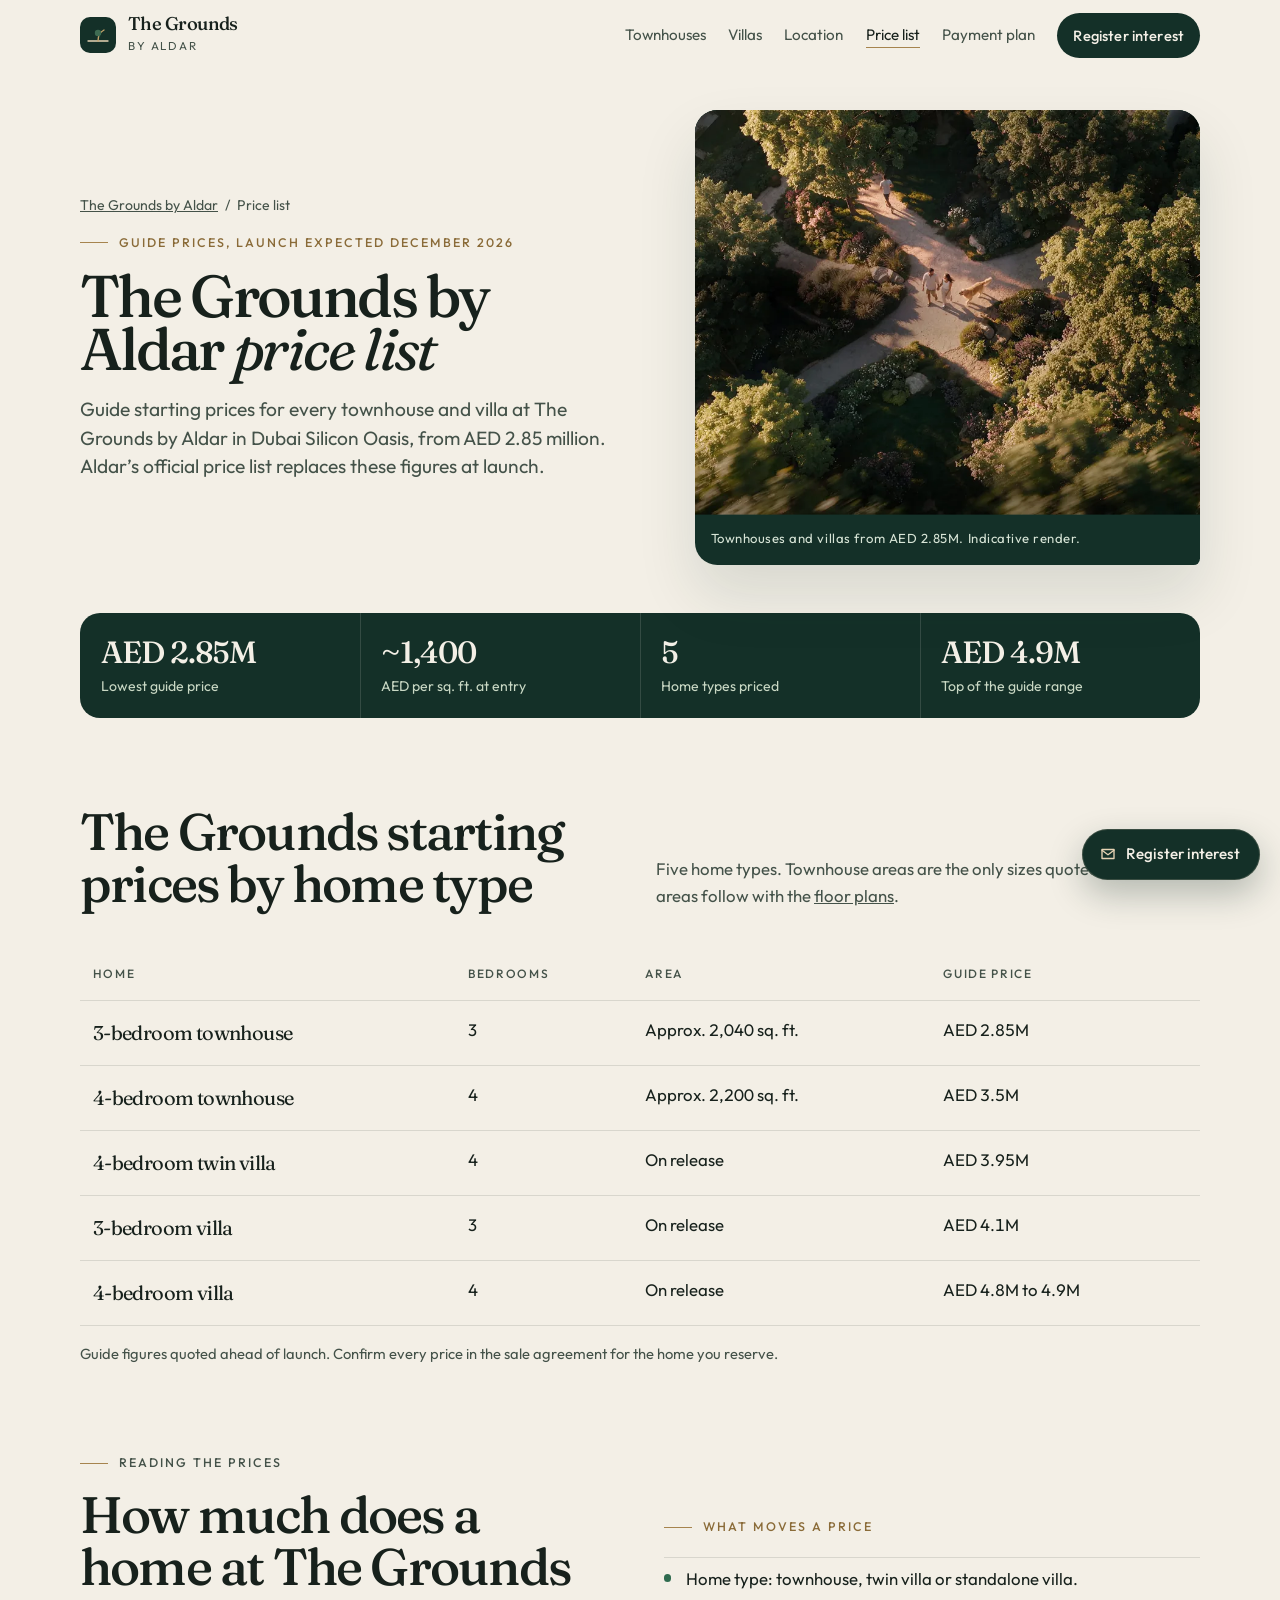
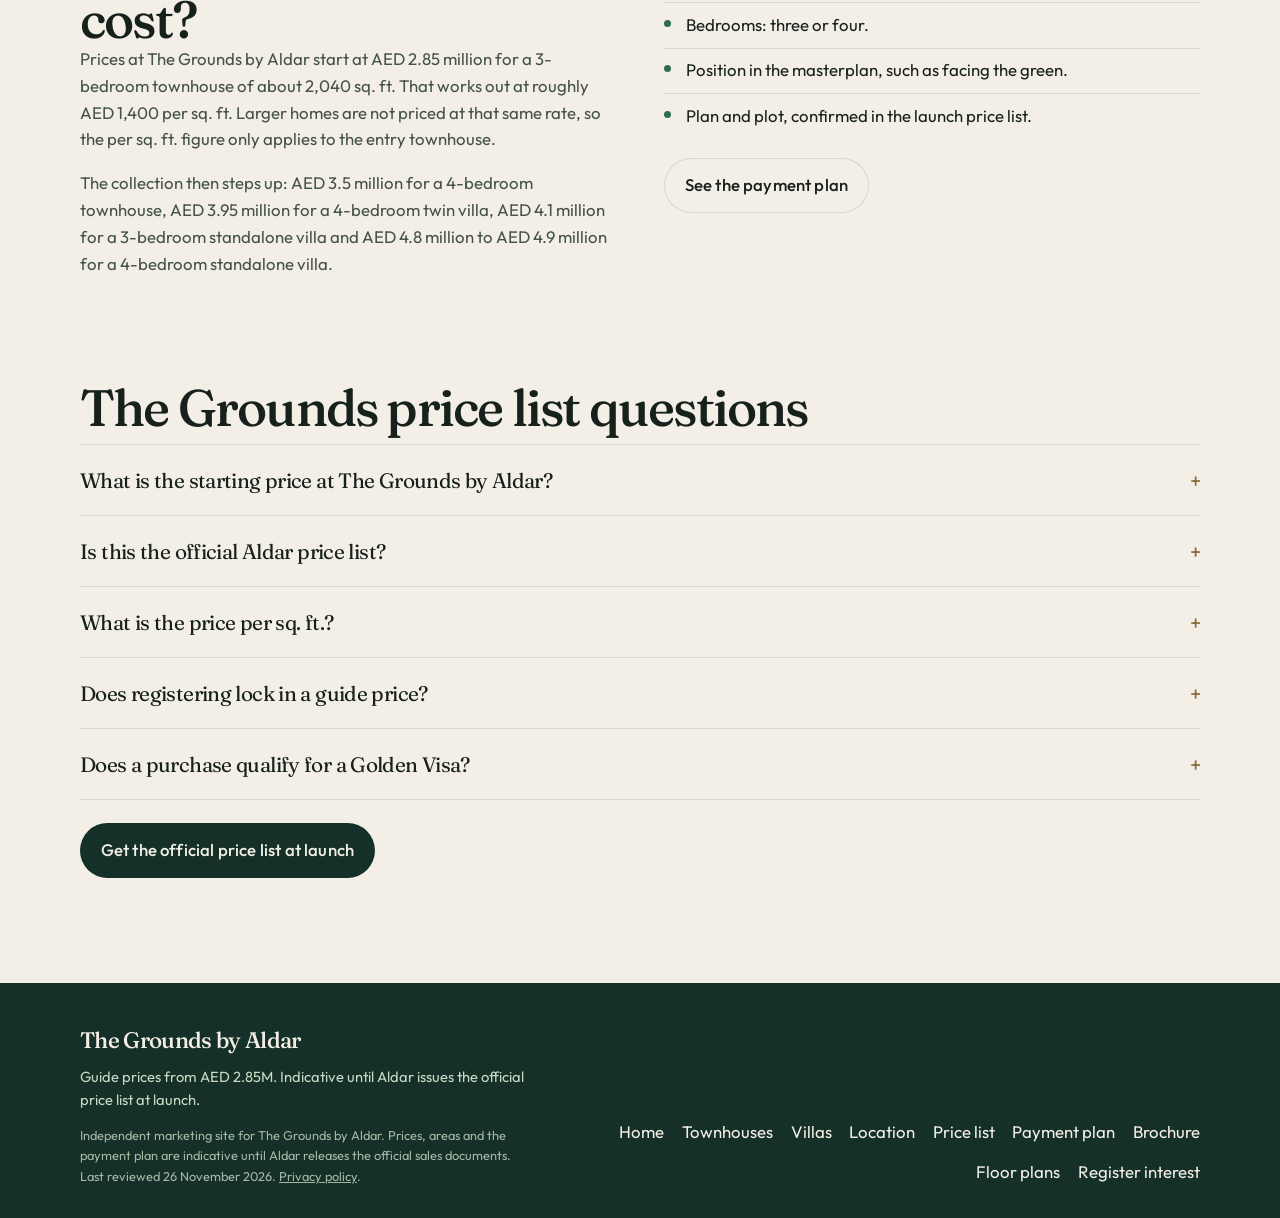
<file: price-list/index.html>
<!DOCTYPE html>
<html lang="en">
<head>
  <meta charset="utf-8">
  <meta name="viewport" content="width=device-width, initial-scale=1">
  <title>The Grounds by Aldar Price List | From AED 2.85M</title>
  <meta name="description" content="The Grounds by Aldar price list: guide prices from AED 2.85M for a 3 bed townhouse up to AED 4.9M for a 4 bed villa, about AED 1,400 per sq. ft. at entry.">
  <meta name="robots" content="index, follow, max-image-preview:large">
  <link rel="canonical" href="https://thegrounds.ae/price-list/">
  <meta property="og:type" content="website">
  <meta property="og:locale" content="en_AE">
  <meta property="og:site_name" content="The Grounds by Aldar">
  <meta property="og:title" content="The Grounds by Aldar Price List | From AED 2.85M">
  <meta property="og:description" content="The Grounds by Aldar price list: guide prices from AED 2.85M for a 3 bed townhouse up to AED 4.9M for a 4 bed villa, about AED 1,400 per sq. ft. at entry.">
  <meta property="og:url" content="https://thegrounds.ae/price-list/">
  <meta property="og:image" content="https://thegrounds.ae/assets/home_banner.webp">
  <meta property="og:image:width" content="2880">
  <meta property="og:image:height" content="1990">
  <meta property="og:image:alt" content="The Grounds by Aldar townhouses and villas in Dubai Silicon Oasis">
  <meta name="twitter:card" content="summary_large_image">
  <meta name="twitter:title" content="The Grounds by Aldar Price List | From AED 2.85M">
  <meta name="twitter:description" content="The Grounds by Aldar price list: guide prices from AED 2.85M for a 3 bed townhouse up to AED 4.9M for a 4 bed villa, about AED 1,400 per sq. ft. at entry.">
  <meta name="twitter:image" content="https://thegrounds.ae/assets/home_banner.webp">
  <meta name="theme-color" content="#f3efe6">
  <meta name="indexnow" content="95e171fb8d6144fe8e148624938d73c3">
  <link rel="describedby" href="https://thegrounds.ae/llms.txt">
  <link rel="icon" href="../assets/favicon.svg" type="image/svg+xml">
  <link rel="preload" as="image" href="../assets/home_banner-1600.webp" imagesrcset="../assets/home_banner-960.webp 960w, ../assets/home_banner-1600.webp 1600w, ../assets/home_banner.webp 2880w" imagesizes="(max-width: 980px) 100vw, 50vw" fetchpriority="high">
  <link rel="stylesheet" href="../css/styles.css">
  <script>
    window.dataLayer = window.dataLayer || [];
    function gtag(){dataLayer.push(arguments);}
    gtag('js', new Date());
  </script>
  <script async src="https://www.googletagmanager.com/gtm.js?id=GTM-KSW89QM7"></script>
  <script type="application/ld+json">
{
  "@context": "https://schema.org",
  "@type": "BreadcrumbList",
  "itemListElement": [
    {
      "@type": "ListItem",
      "position": 1,
      "name": "The Grounds by Aldar",
      "item": "https://thegrounds.ae/"
    },
    {
      "@type": "ListItem",
      "position": 2,
      "name": "Price list",
      "item": "https://thegrounds.ae/price-list/"
    }
  ]
}
  </script>
  <script type="application/ld+json">
{
  "@context": "https://schema.org",
  "@type": "FAQPage",
  "mainEntity": [
    {
      "@type": "Question",
      "name": "What is the starting price at The Grounds by Aldar?",
      "acceptedAnswer": {
        "@type": "Answer",
        "text": "The lowest guide price is AED 2.85 million, for a 3-bedroom townhouse of about 2,040 sq. ft. in Dubai Silicon Oasis."
      }
    },
    {
      "@type": "Question",
      "name": "Is this the official Aldar price list?",
      "acceptedAnswer": {
        "@type": "Answer",
        "text": "No. These are the opening guide figures quoted ahead of the December 2026 launch. Aldar issues the official price list with the sales documents, and the sale agreement fixes the price of each home."
      }
    },
    {
      "@type": "Question",
      "name": "What is the price per sq. ft.?",
      "acceptedAnswer": {
        "@type": "Answer",
        "text": "About AED 1,400 per sq. ft. on the 3-bedroom townhouse at AED 2.85 million for roughly 2,040 sq. ft. Villa areas are not published yet, so no per sq. ft. figure is given for them."
      }
    },
    {
      "@type": "Question",
      "name": "Does registering lock in a guide price?",
      "acceptedAnswer": {
        "@type": "Answer",
        "text": "No. An enquiry joins the interest list. It does not hold a home or a price. A home is reserved only when the booking amount in the sales documents is paid."
      }
    },
    {
      "@type": "Question",
      "name": "Does a purchase qualify for a Golden Visa?",
      "acceptedAnswer": {
        "@type": "Answer",
        "text": "A property purchase can support a UAE Golden Visa when it meets the value set by the authorities. That threshold changes. Check the current rule against the actual price, not against a guide figure."
      }
    }
  ]
}
  </script>
</head>
<body>
  <a class="skip" href="#content">Skip to content</a>
  <header class="site-header" data-header>
    <div class="header-inner">
      <a class="brand" href="../" aria-label="The Grounds by Aldar home">
        <svg width="36" height="36" viewBox="0 0 36 36" aria-hidden="true">
          <rect width="36" height="36" rx="10" fill="#143028"/>
          <path d="M8 24h20" stroke="#e6d3b4" stroke-width="1.4" stroke-linecap="round"/>
          <path d="M18 24c0-6 2.2-9 6-11" stroke="#c4a36a" stroke-width="1.4" fill="none" stroke-linecap="round"/>
          <circle cx="18" cy="16" r="3.2" fill="#3e6b52"/>
        </svg>
        <span>
          <strong>The Grounds</strong>
          <em>by Aldar</em>
        </span>
      </a>
      <button class="nav-toggle" type="button" aria-expanded="false" aria-controls="site-nav" data-nav-toggle>
        <span class="bars" aria-hidden="true"><span></span><span></span><span></span></span>
        <span data-nav-label>Menu</span>
      </button>
      <nav class="site-nav" id="site-nav" aria-label="Main" data-nav>
        <a href="../townhouses/">Townhouses</a>
        <a href="../villas/">Villas</a>
        <a href="../location/">Location</a>
        <a href="../price-list/" aria-current="page">Price list</a>
        <a href="../payment-plan/">Payment plan</a>
        <a class="btn" href="#enquire" data-open-enquire>Register interest</a>
      </nav>
    </div>
  </header>
  <main id="content">
    <header class="wrap page-hero hero hero--sub">
      <div class="hero-copy">
        <nav class="crumbs" aria-label="Breadcrumb"><a href="../">The Grounds by Aldar</a> <span aria-hidden="true">/</span> <span aria-current="page">Price list</span></nav>
        <p class="eyebrow"><span></span> Guide prices, launch expected December 2026</p>
        <h1>The Grounds by Aldar <em>price list</em></h1>
        <p class="lede">Guide starting prices for every townhouse and villa at The Grounds by Aldar in Dubai Silicon Oasis, from AED 2.85 million. Aldar’s official price list replaces these figures at launch.</p>
      </div>
      <figure class="frame frame--banner frame--sub">
        <div class="banner-media">
          <img width="1600" height="1106" src="../assets/home_banner-1600.webp" srcset="../assets/home_banner-960.webp 960w, ../assets/home_banner-1600.webp 1600w, ../assets/home_banner.webp 2880w" sizes="(max-width: 980px) 100vw, 50vw" fetchpriority="high" decoding="async" alt="The Grounds by Aldar townhouses and villas among landscaped gardens in Dubai Silicon Oasis, indicative render.">
        </div>
        <figcaption>Townhouses and villas from AED 2.85M. Indicative render.</figcaption>
      </figure>
    </header>

    <div class="wrap" style="padding-top: 2rem;">
      <div class="stats">
        <div><strong>AED 2.85M</strong><span>Lowest guide price</span></div>
        <div><strong>~1,400</strong><span>AED per sq. ft. at entry</span></div>
        <div><strong>5</strong><span>Home types priced</span></div>
        <div><strong>AED 4.9M</strong><span>Top of the guide range</span></div>
      </div>
    </div>

    <section class="section">
      <div class="wrap">
        <div class="section-head">
          <h2>The Grounds starting prices by home type</h2>
          <p>Five home types. Townhouse areas are the only sizes quoted so far. Villa areas follow with the <a href="../floor-plans/">floor plans</a>.</p>
        </div>
        <div class="table-wrap">
          <table>
            <thead><tr><th>Home</th><th>Bedrooms</th><th>Area</th><th>Guide price</th></tr></thead>
            <tbody>
              <tr><td data-label="Home"><a href="../townhouses/">3-bedroom townhouse</a></td><td data-label="Bedrooms">3</td><td class="num" data-label="Area">Approx. 2,040 sq. ft.</td><td class="num" data-label="Guide price">AED 2.85M</td></tr>
              <tr><td data-label="Home"><a href="../townhouses/">4-bedroom townhouse</a></td><td data-label="Bedrooms">4</td><td class="num" data-label="Area">Approx. 2,200 sq. ft.</td><td class="num" data-label="Guide price">AED 3.5M</td></tr>
              <tr><td data-label="Home"><a href="../villas/">4-bedroom twin villa</a></td><td data-label="Bedrooms">4</td><td data-label="Area">On release</td><td class="num" data-label="Guide price">AED 3.95M</td></tr>
              <tr><td data-label="Home"><a href="../villas/">3-bedroom villa</a></td><td data-label="Bedrooms">3</td><td data-label="Area">On release</td><td class="num" data-label="Guide price">AED 4.1M</td></tr>
              <tr><td data-label="Home"><a href="../villas/">4-bedroom villa</a></td><td data-label="Bedrooms">4</td><td data-label="Area">On release</td><td class="num" data-label="Guide price">AED 4.8M to 4.9M</td></tr>
            </tbody>
          </table>
        </div>
        <p class="note">Guide figures quoted ahead of launch. Confirm every price in the sale agreement for the home you reserve.</p>
      </div>
    </section>

    <section class="section" style="padding-top: 0;">
      <div class="wrap split">
        <div class="measure">
          <p class="eyebrow"><span></span> Reading the prices</p>
          <h2>How much does a home at The Grounds cost?</h2>
          <p>Prices at The Grounds by Aldar start at AED 2.85 million for a 3-bedroom townhouse of about 2,040 sq. ft. That works out at roughly AED 1,400 per sq. ft. Larger homes are not priced at that same rate, so the per sq. ft. figure only applies to the entry townhouse.</p>
          <p>The collection then steps up: AED 3.5 million for a 4-bedroom townhouse, AED 3.95 million for a 4-bedroom twin villa, AED 4.1 million for a 3-bedroom standalone villa and AED 4.8 million to AED 4.9 million for a 4-bedroom standalone villa.</p>
        </div>
        <div>
          <p class="eyebrow"><span></span> What moves a price</p>
          <ul class="tick">
            <li>Home type: townhouse, twin villa or standalone villa.</li>
            <li>Bedrooms: three or four.</li>
            <li>Position in the masterplan, such as facing the green.</li>
            <li>Plan and plot, confirmed in the launch price list.</li>
          </ul>
          <p style="margin-top: 1.2rem;"><a class="btn btn-ghost" href="../payment-plan/">See the payment plan</a></p>
        </div>
      </div>
    </section>

    <section class="section" style="padding-top: 0;">
      <div class="wrap">
        <h2>The Grounds price list questions</h2>
        <div class="faq">
          <div class="faq-item" data-faq>
            <button type="button" aria-expanded="false">What is the starting price at The Grounds by Aldar? <span aria-hidden="true">+</span></button>
            <div data-faq-panel hidden>
              <p>The lowest guide price is AED 2.85 million, for a 3-bedroom townhouse of about 2,040 sq. ft. in Dubai Silicon Oasis.</p>
            </div>
          </div>
          <div class="faq-item" data-faq>
            <button type="button" aria-expanded="false">Is this the official Aldar price list? <span aria-hidden="true">+</span></button>
            <div data-faq-panel hidden>
              <p>No. These are the opening guide figures quoted ahead of the December 2026 launch. Aldar issues the official price list with the sales documents, and the sale agreement fixes the price of each home.</p>
            </div>
          </div>
          <div class="faq-item" data-faq>
            <button type="button" aria-expanded="false">What is the price per sq. ft.? <span aria-hidden="true">+</span></button>
            <div data-faq-panel hidden>
              <p>About AED 1,400 per sq. ft. on the 3-bedroom townhouse at AED 2.85 million for roughly 2,040 sq. ft. Villa areas are not published yet, so no per sq. ft. figure is given for them.</p>
            </div>
          </div>
          <div class="faq-item" data-faq>
            <button type="button" aria-expanded="false">Does registering lock in a guide price? <span aria-hidden="true">+</span></button>
            <div data-faq-panel hidden>
              <p>No. An enquiry joins the interest list. It does not hold a home or a price. A home is reserved only when the booking amount in the sales documents is paid.</p>
            </div>
          </div>
          <div class="faq-item" data-faq>
            <button type="button" aria-expanded="false">Does a purchase qualify for a Golden Visa? <span aria-hidden="true">+</span></button>
            <div data-faq-panel hidden>
              <p>A property purchase can support a UAE Golden Visa when it meets the value set by the authorities. That threshold changes. Check the current rule against the actual price, not against a guide figure.</p>
            </div>
          </div>
        </div>
        <p style="margin-top: 1.4rem;"><a class="btn" href="#enquire" data-open-enquire>Get the official price list at launch</a></p>
      </div>
    </section>
  </main>
  <footer class="site-footer">
    <div class="wrap footer-inner">
      <div>
        <strong>The Grounds by Aldar</strong>
        <p>Guide prices from AED 2.85M. Indicative until Aldar issues the official price list at launch.</p>
        <p class="footer-legal">Independent marketing site for The Grounds by Aldar. Prices, areas and the payment plan are indicative until Aldar releases the official sales documents. Last reviewed 26 November 2026. <a href="../privacy-policy/">Privacy policy</a>.</p>
      </div>
      <nav class="footer-nav" aria-label="Footer">
        <a href="../">Home</a>
        <a href="../townhouses/">Townhouses</a>
        <a href="../villas/">Villas</a>
        <a href="../location/">Location</a>
        <a href="../price-list/" aria-current="page">Price list</a>
        <a href="../payment-plan/">Payment plan</a>
        <a href="../brochure/">Brochure</a>
        <a href="../floor-plans/">Floor plans</a>
        <a href="#enquire" data-open-enquire>Register interest</a>
      </nav>
    </div>
  </footer>
  <script src="../js/main.js"></script>
</body>
</html>
</file>
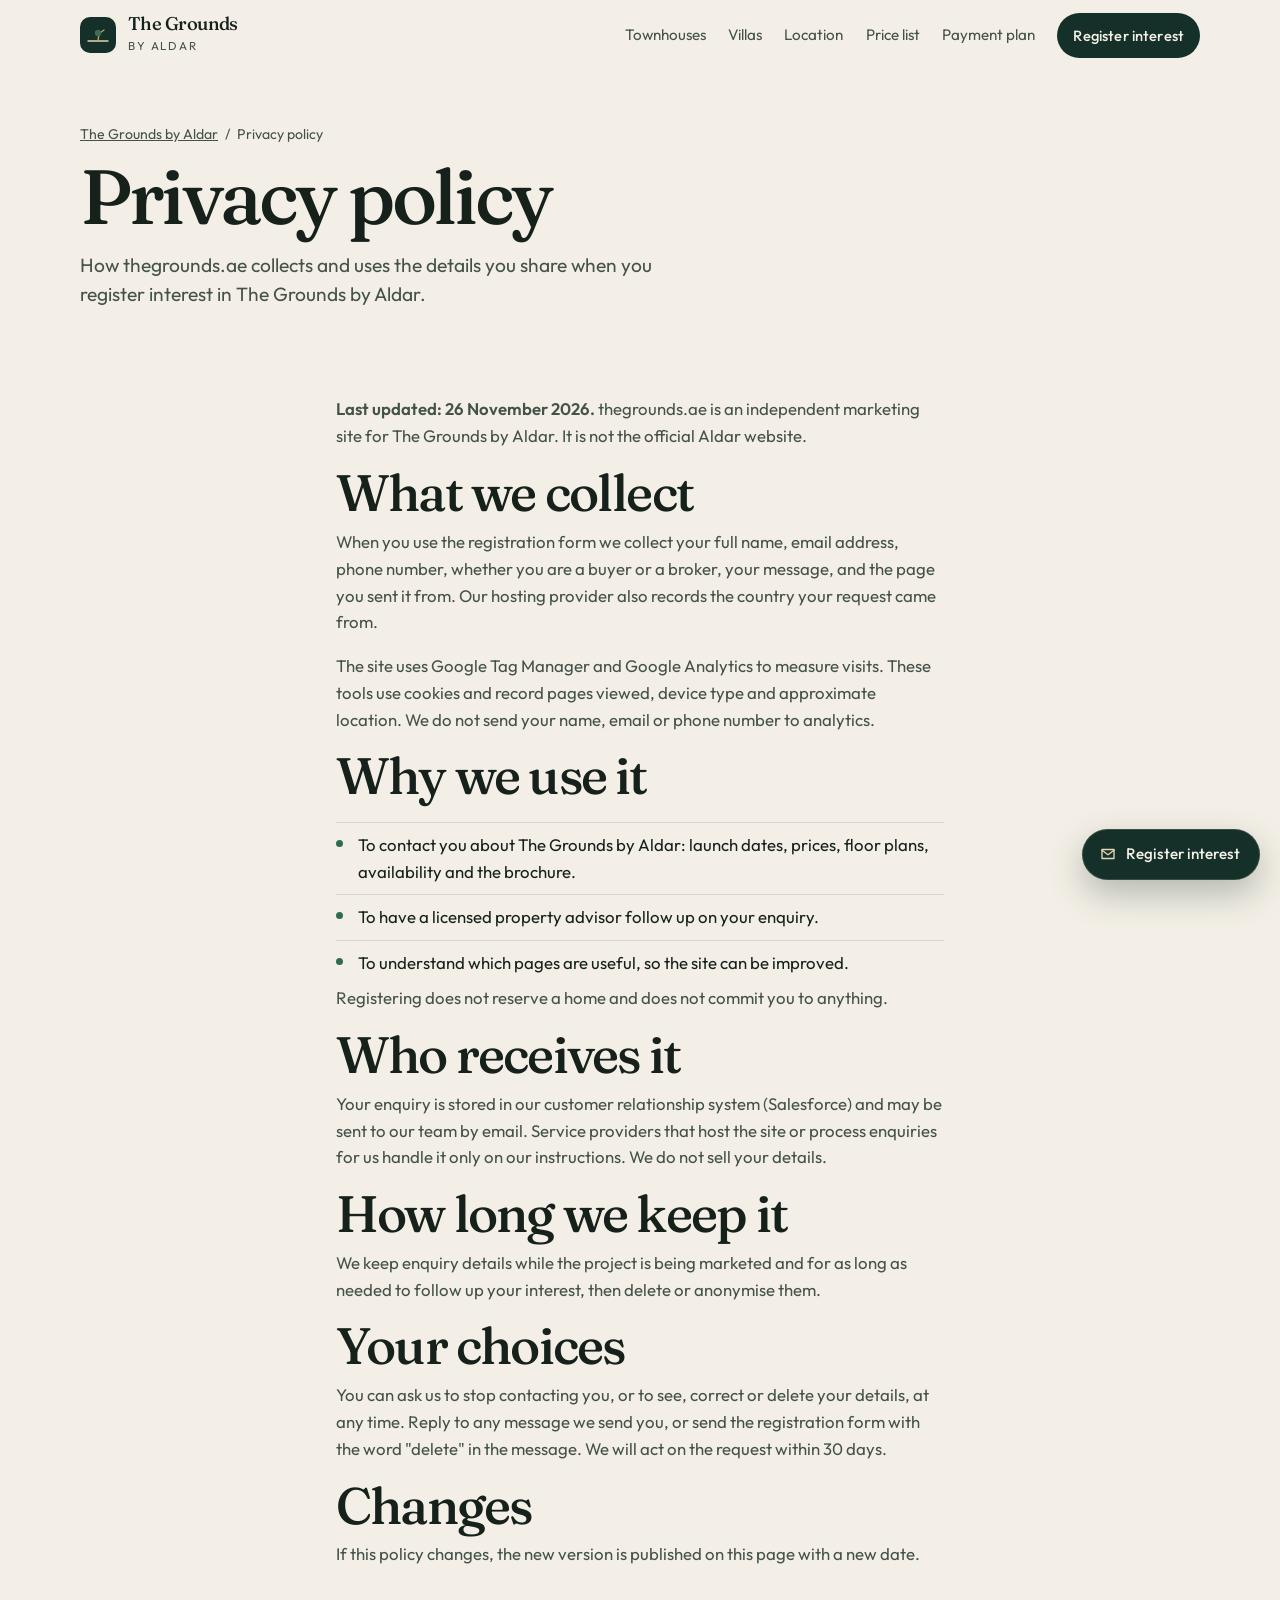
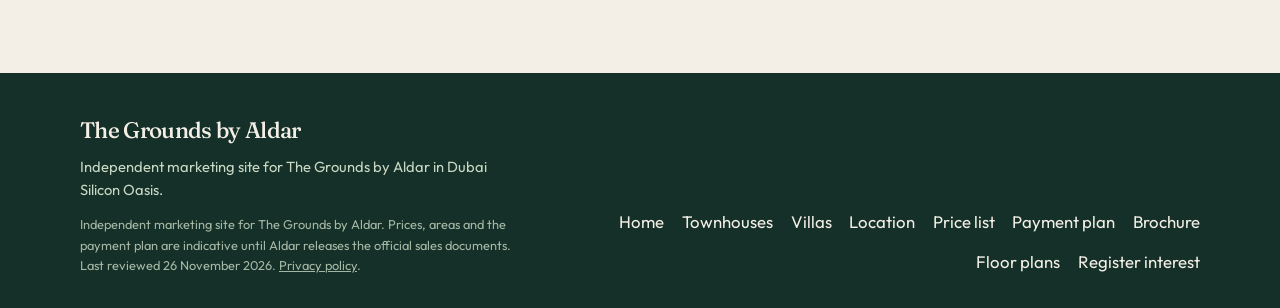
<file: privacy-policy/index.html>
<!DOCTYPE html>
<html lang="en">
<head>
  <meta charset="utf-8">
  <meta name="viewport" content="width=device-width, initial-scale=1">
  <title>Privacy Policy | The Grounds by Aldar</title>
  <meta name="description" content="How thegrounds.ae collects, uses and protects the details you share when you register interest in The Grounds by Aldar in Dubai Silicon Oasis.">
  <meta name="robots" content="noindex, follow">
  <link rel="canonical" href="https://thegrounds.ae/privacy-policy/">
  <meta property="og:type" content="website">
  <meta property="og:locale" content="en_AE">
  <meta property="og:site_name" content="The Grounds by Aldar">
  <meta property="og:title" content="Privacy Policy | The Grounds by Aldar">
  <meta property="og:description" content="How thegrounds.ae collects, uses and protects the details you share when you register interest in The Grounds by Aldar in Dubai Silicon Oasis.">
  <meta property="og:url" content="https://thegrounds.ae/privacy-policy/">
  <meta property="og:image" content="https://thegrounds.ae/assets/home_banner.webp">
  <meta property="og:image:width" content="2880">
  <meta property="og:image:height" content="1990">
  <meta property="og:image:alt" content="The Grounds by Aldar homes and landscaped outdoor spaces in Dubai Silicon Oasis">
  <meta name="twitter:card" content="summary_large_image">
  <meta name="twitter:title" content="Privacy Policy | The Grounds by Aldar">
  <meta name="twitter:description" content="How thegrounds.ae collects, uses and protects the details you share when you register interest in The Grounds by Aldar in Dubai Silicon Oasis.">
  <meta name="twitter:image" content="https://thegrounds.ae/assets/home_banner.webp">
  <meta name="theme-color" content="#f3efe6">
  <meta name="indexnow" content="95e171fb8d6144fe8e148624938d73c3">
  <link rel="describedby" href="https://thegrounds.ae/llms.txt">
  <link rel="icon" href="../assets/favicon.svg" type="image/svg+xml">
  <link rel="stylesheet" href="../css/styles.css">
  <script>
    window.dataLayer = window.dataLayer || [];
    function gtag(){dataLayer.push(arguments);}
    gtag('js', new Date());
  </script>
  <script async src="https://www.googletagmanager.com/gtm.js?id=GTM-KSW89QM7"></script>
  <script type="application/ld+json">
{
  "@context": "https://schema.org",
  "@type": "BreadcrumbList",
  "itemListElement": [
    {
      "@type": "ListItem",
      "position": 1,
      "name": "The Grounds by Aldar",
      "item": "https://thegrounds.ae/"
    },
    {
      "@type": "ListItem",
      "position": 2,
      "name": "Privacy policy",
      "item": "https://thegrounds.ae/privacy-policy/"
    }
  ]
}
  </script>
</head>
<body>
  <a class="skip" href="#content">Skip to content</a>
  <header class="site-header" data-header>
    <div class="header-inner">
      <a class="brand" href="../" aria-label="The Grounds by Aldar home">
        <svg width="36" height="36" viewBox="0 0 36 36" aria-hidden="true">
          <rect width="36" height="36" rx="10" fill="#143028"/>
          <path d="M8 24h20" stroke="#e6d3b4" stroke-width="1.4" stroke-linecap="round"/>
          <path d="M18 24c0-6 2.2-9 6-11" stroke="#c4a36a" stroke-width="1.4" fill="none" stroke-linecap="round"/>
          <circle cx="18" cy="16" r="3.2" fill="#3e6b52"/>
        </svg>
        <span>
          <strong>The Grounds</strong>
          <em>by Aldar</em>
        </span>
      </a>
      <button class="nav-toggle" type="button" aria-expanded="false" aria-controls="site-nav" data-nav-toggle>
        <span class="bars" aria-hidden="true"><span></span><span></span><span></span></span>
        <span data-nav-label>Menu</span>
      </button>
      <nav class="site-nav" id="site-nav" aria-label="Main" data-nav>
        <a href="../townhouses/">Townhouses</a>
        <a href="../villas/">Villas</a>
        <a href="../location/">Location</a>
        <a href="../price-list/">Price list</a>
        <a href="../payment-plan/">Payment plan</a>
        <a class="btn" href="#enquire" data-open-enquire>Register interest</a>
      </nav>
    </div>
  </header>

  <main id="content">
    <header class="wrap page-hero">
      <nav class="crumbs" aria-label="Breadcrumb"><a href="../">The Grounds by Aldar</a> <span aria-hidden="true">/</span> <span aria-current="page">Privacy policy</span></nav>
      <h1>Privacy policy</h1>
      <p class="lede">How thegrounds.ae collects and uses the details you share when you register interest in The Grounds by Aldar.</p>
    </header>

    <section class="section">
      <div class="wrap measure prose">
        <p><strong>Last updated: 26 November 2026.</strong> thegrounds.ae is an independent marketing site for The Grounds by Aldar. It is not the official Aldar website.</p>

        <h2>What we collect</h2>
        <p>When you use the registration form we collect your full name, email address, phone number, whether you are a buyer or a broker, your message, and the page you sent it from. Our hosting provider also records the country your request came from.</p>
        <p>The site uses Google Tag Manager and Google Analytics to measure visits. These tools use cookies and record pages viewed, device type and approximate location. We do not send your name, email or phone number to analytics.</p>

        <h2>Why we use it</h2>
        <ul class="tick">
          <li>To contact you about The Grounds by Aldar: launch dates, prices, floor plans, availability and the brochure.</li>
          <li>To have a licensed property advisor follow up on your enquiry.</li>
          <li>To understand which pages are useful, so the site can be improved.</li>
        </ul>
        <p>Registering does not reserve a home and does not commit you to anything.</p>

        <h2>Who receives it</h2>
        <p>Your enquiry is stored in our customer relationship system (Salesforce) and may be sent to our team by email. Service providers that host the site or process enquiries for us handle it only on our instructions. We do not sell your details.</p>

        <h2>How long we keep it</h2>
        <p>We keep enquiry details while the project is being marketed and for as long as needed to follow up your interest, then delete or anonymise them.</p>

        <h2>Your choices</h2>
        <p>You can ask us to stop contacting you, or to see, correct or delete your details, at any time. Reply to any message we send you, or send the registration form with the word "delete" in the message. We will act on the request within 30 days.</p>

        <h2>Changes</h2>
        <p>If this policy changes, the new version is published on this page with a new date.</p>
      </div>
    </section>
  </main>

  <footer class="site-footer">
    <div class="wrap footer-inner">
      <div>
        <strong>The Grounds by Aldar</strong>
        <p>Independent marketing site for The Grounds by Aldar in Dubai Silicon Oasis.</p>
        <p class="footer-legal">Independent marketing site for The Grounds by Aldar. Prices, areas and the payment plan are indicative until Aldar releases the official sales documents. Last reviewed 26 November 2026. <a href="../privacy-policy/">Privacy policy</a>.</p>
      </div>
      <nav class="footer-nav" aria-label="Footer">
        <a href="../">Home</a>
        <a href="../townhouses/">Townhouses</a>
        <a href="../villas/">Villas</a>
        <a href="../location/">Location</a>
        <a href="../price-list/">Price list</a>
        <a href="../payment-plan/">Payment plan</a>
        <a href="../brochure/">Brochure</a>
        <a href="../floor-plans/">Floor plans</a>
        <a href="#enquire" data-open-enquire>Register interest</a>
      </nav>
    </div>
  </footer>
  <script src="../js/main.js"></script>
</body>
</html>
</file>
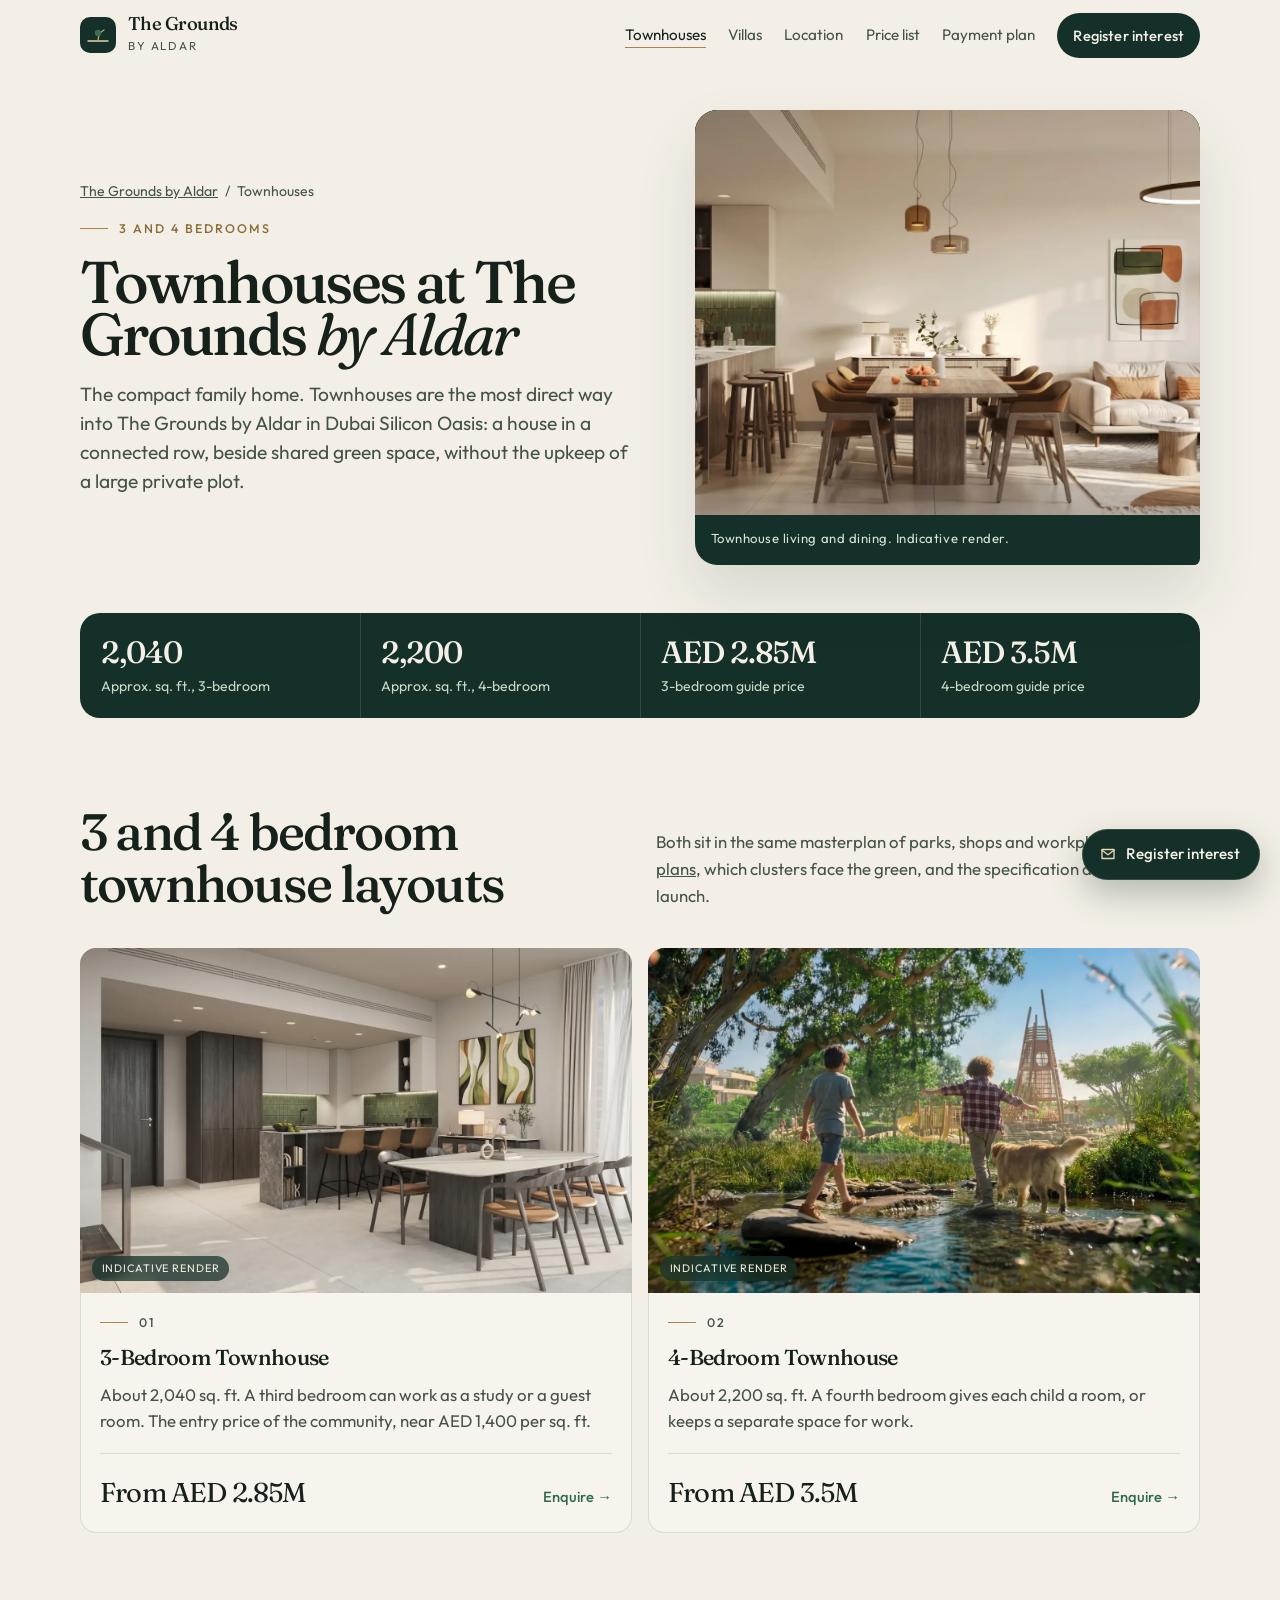
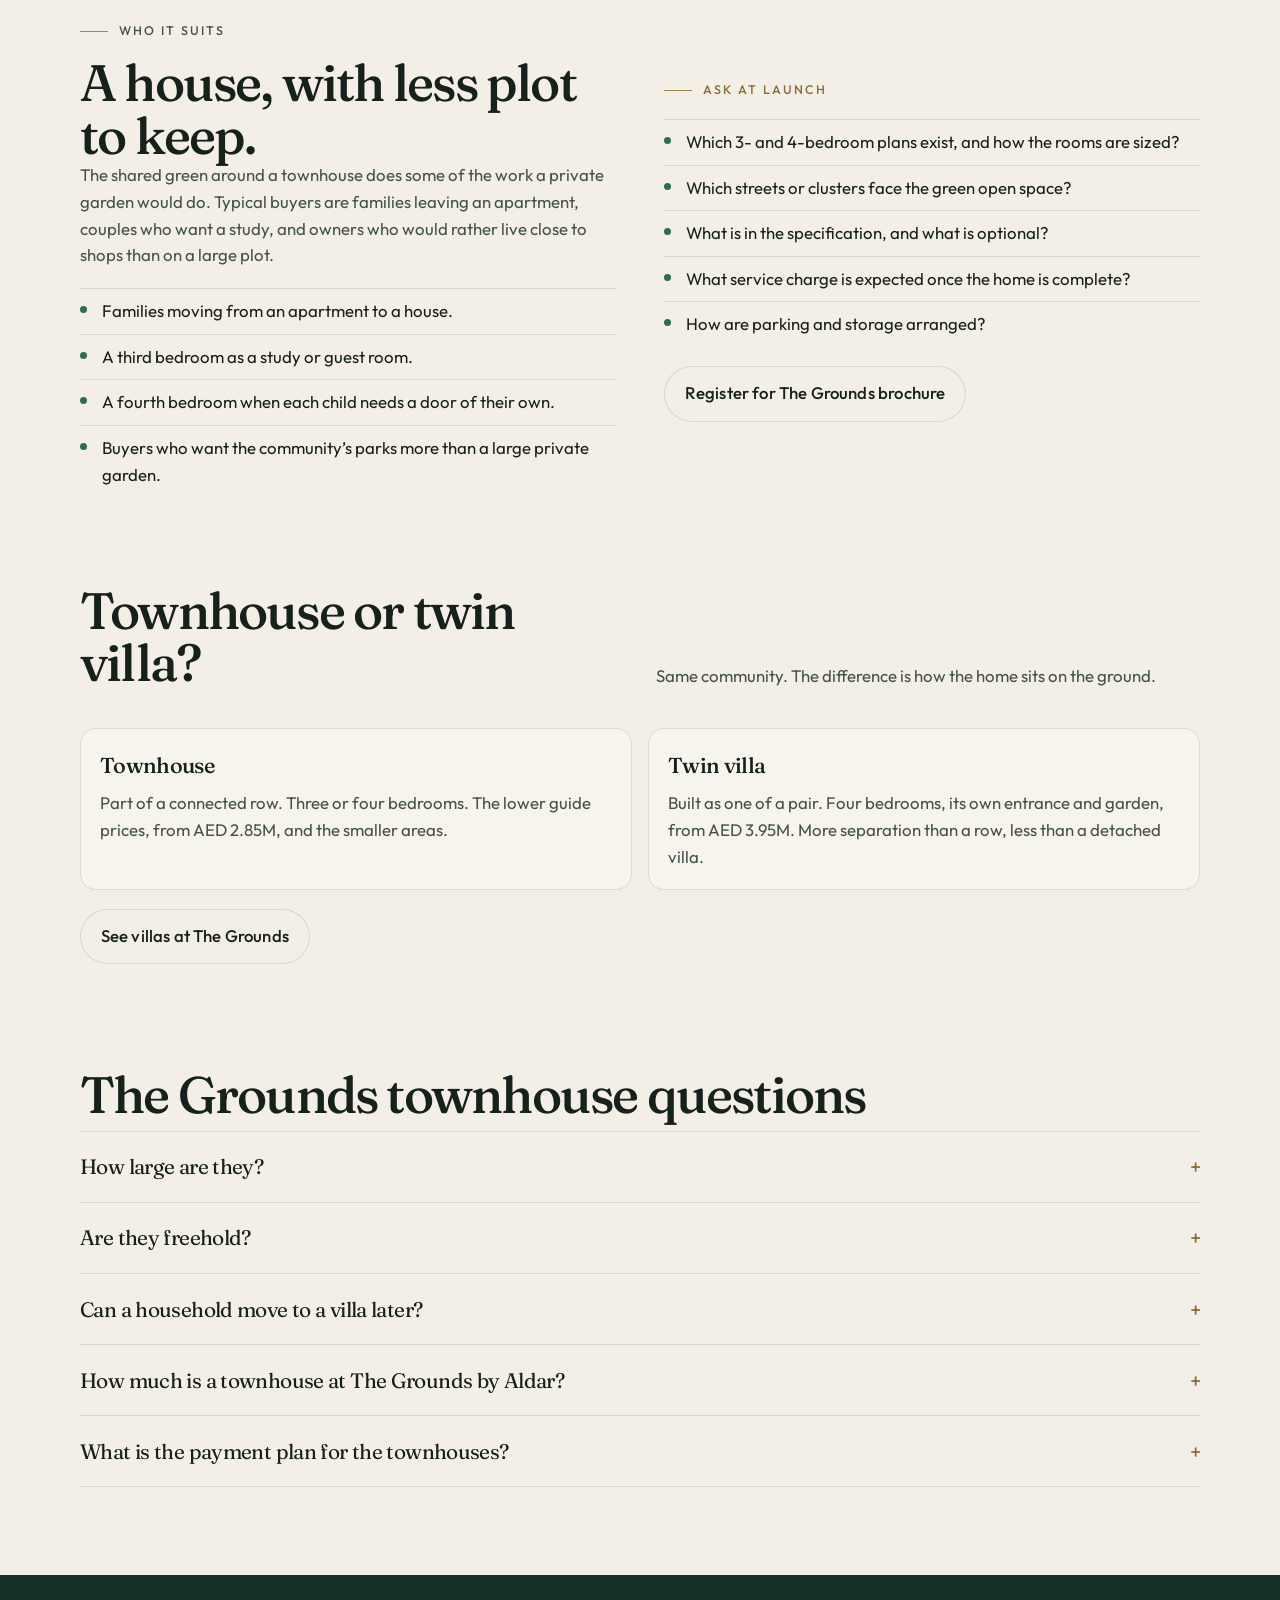
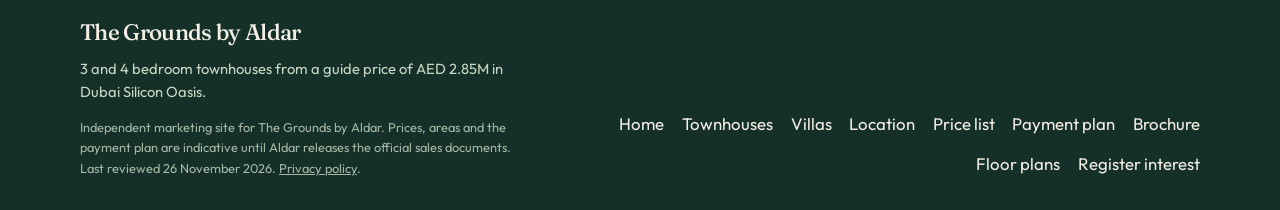
<file: townhouses/index.html>
<!DOCTYPE html>
<html lang="en">
<head>
  <meta charset="utf-8">
  <meta name="viewport" content="width=device-width, initial-scale=1">
  <title>The Grounds by Aldar Townhouses | 3 and 4 Bed in DSO</title>
  <meta name="description" content="Townhouses at The Grounds by Aldar, Dubai Silicon Oasis: 3 bed from AED 2.85M (about 2,040 sq. ft.) and 4 bed from AED 3.5M (about 2,200 sq. ft.).">
  <meta name="robots" content="index, follow, max-image-preview:large">
  <link rel="canonical" href="https://thegrounds.ae/townhouses/">
  <meta property="og:type" content="website">
  <meta property="og:locale" content="en_AE">
  <meta property="og:site_name" content="The Grounds by Aldar">
  <meta property="og:title" content="The Grounds by Aldar Townhouses | 3 and 4 Bed in DSO">
  <meta property="og:description" content="Townhouses at The Grounds by Aldar, Dubai Silicon Oasis: 3 bed from AED 2.85M (about 2,040 sq. ft.) and 4 bed from AED 3.5M (about 2,200 sq. ft.).">
  <meta property="og:url" content="https://thegrounds.ae/townhouses/">
  <meta property="og:image" content="https://thegrounds.ae/assets/res-living-dining.webp">
  <meta property="og:image:width" content="1920">
  <meta property="og:image:height" content="855">
  <meta property="og:image:alt" content="Living and dining room in a townhouse at The Grounds by Aldar, indicative render">
  <meta name="twitter:card" content="summary_large_image">
  <meta name="twitter:title" content="The Grounds by Aldar Townhouses | 3 and 4 Bed in DSO">
  <meta name="twitter:description" content="Townhouses at The Grounds by Aldar, Dubai Silicon Oasis: 3 bed from AED 2.85M (about 2,040 sq. ft.) and 4 bed from AED 3.5M (about 2,200 sq. ft.).">
  <meta name="twitter:image" content="https://thegrounds.ae/assets/res-living-dining.webp">
  <meta name="theme-color" content="#f3efe6">
  <meta name="indexnow" content="95e171fb8d6144fe8e148624938d73c3">
  <link rel="describedby" href="https://thegrounds.ae/llms.txt">
  <link rel="icon" href="../assets/favicon.svg" type="image/svg+xml">
  <link rel="preload" as="image" href="../assets/res-living-dining.webp" fetchpriority="high">
  <link rel="stylesheet" href="../css/styles.css">
  <script>
    window.dataLayer = window.dataLayer || [];
    function gtag(){dataLayer.push(arguments);}
    gtag('js', new Date());
  </script>
  <script async src="https://www.googletagmanager.com/gtm.js?id=GTM-KSW89QM7"></script>
  <script type="application/ld+json">
{
  "@context": "https://schema.org",
  "@type": "BreadcrumbList",
  "itemListElement": [
    {
      "@type": "ListItem",
      "position": 1,
      "name": "The Grounds by Aldar",
      "item": "https://thegrounds.ae/"
    },
    {
      "@type": "ListItem",
      "position": 2,
      "name": "Townhouses",
      "item": "https://thegrounds.ae/townhouses/"
    }
  ]
}
  </script>
  <script type="application/ld+json">
{
  "@context": "https://schema.org",
  "@type": "FAQPage",
  "mainEntity": [
    {
      "@type": "Question",
      "name": "How large are they?",
      "acceptedAnswer": {
        "@type": "Answer",
        "text": "The figures quoted ahead of launch are about 2,040 sq. ft. for three bedrooms and about 2,200 sq. ft. for four. Treat both as approximate until the floor plans are issued."
      }
    },
    {
      "@type": "Question",
      "name": "Are they freehold?",
      "acceptedAnswer": {
        "@type": "Answer",
        "text": "Tenure is confirmed in the launch documents and the sale and purchase agreement. Check that agreement for the home you reserve."
      }
    },
    {
      "@type": "Question",
      "name": "Can a household move to a villa later?",
      "acceptedAnswer": {
        "@type": "Answer",
        "text": "Resales are part of how Dubai communities work, but the rules for The Grounds will be set out in the sales documents. Nothing on this page promises an upgrade path."
      }
    },
    {
      "@type": "Question",
      "name": "How much is a townhouse at The Grounds by Aldar?",
      "acceptedAnswer": {
        "@type": "Answer",
        "text": "Guide prices start at AED 2.85 million for a 3-bedroom townhouse of about 2,040 sq. ft., roughly AED 1,400 per sq. ft. The 4-bedroom townhouse of about 2,200 sq. ft. starts at AED 3.5 million. The full table is on the price list page."
      }
    },
    {
      "@type": "Question",
      "name": "What is the payment plan for the townhouses?",
      "acceptedAnswer": {
        "@type": "Answer",
        "text": "The plan quoted ahead of launch is 5% on booking, 45% during construction and 50% on handover. On a AED 2.85 million townhouse that is AED 142,500 to book. The payment plan page works through each home."
      }
    }
  ]
}
  </script>
</head>
<body>
  <a class="skip" href="#content">Skip to content</a>
  <header class="site-header" data-header>
    <div class="header-inner">
      <a class="brand" href="../" aria-label="The Grounds by Aldar home">
        <svg width="36" height="36" viewBox="0 0 36 36" aria-hidden="true">
          <rect width="36" height="36" rx="10" fill="#143028"/>
          <path d="M8 24h20" stroke="#e6d3b4" stroke-width="1.4" stroke-linecap="round"/>
          <path d="M18 24c0-6 2.2-9 6-11" stroke="#c4a36a" stroke-width="1.4" fill="none" stroke-linecap="round"/>
          <circle cx="18" cy="16" r="3.2" fill="#3e6b52"/>
        </svg>
        <span>
          <strong>The Grounds</strong>
          <em>by Aldar</em>
        </span>
      </a>
      <button class="nav-toggle" type="button" aria-expanded="false" aria-controls="site-nav" data-nav-toggle>
        <span class="bars" aria-hidden="true"><span></span><span></span><span></span></span>
        <span data-nav-label>Menu</span>
      </button>
      <nav class="site-nav" id="site-nav" aria-label="Main" data-nav>
        <a href="../townhouses/" aria-current="page">Townhouses</a>
        <a href="../villas/">Villas</a>
        <a href="../location/">Location</a>
        <a href="../price-list/">Price list</a>
        <a href="../payment-plan/">Payment plan</a>
        <a class="btn" href="#enquire" data-open-enquire>Register interest</a>
      </nav>
    </div>
  </header>

  <main id="content">
    <header class="wrap page-hero hero hero--sub">
      <div class="hero-copy">
        <nav class="crumbs" aria-label="Breadcrumb"><a href="../">The Grounds by Aldar</a> <span aria-hidden="true">/</span> <span aria-current="page">Townhouses</span></nav>
        <p class="eyebrow"><span></span> 3 and 4 bedrooms</p>
        <h1>Townhouses at The Grounds <em>by Aldar</em></h1>
        <p class="lede">The compact family home. Townhouses are the most direct way into The Grounds by Aldar in Dubai Silicon Oasis: a house in a connected row, beside shared green space, without the upkeep of a large private plot.</p>
      </div>
      <figure class="frame frame--banner frame--sub">
        <div class="banner-media">
          <img width="1920" height="855" src="../assets/res-living-dining.webp" fetchpriority="high" decoding="async" alt="Open-plan living and dining room in a townhouse at The Grounds by Aldar, Dubai Silicon Oasis, indicative render.">
        </div>
        <figcaption>Townhouse living and dining. Indicative render.</figcaption>
      </figure>
    </header>

    <div class="wrap" style="padding-top: 2rem;">
      <div class="stats">
        <div><strong>2,040</strong><span>Approx. sq. ft., 3-bedroom</span></div>
        <div><strong>2,200</strong><span>Approx. sq. ft., 4-bedroom</span></div>
        <div><strong>AED 2.85M</strong><span>3-bedroom guide price</span></div>
        <div><strong>AED 3.5M</strong><span>4-bedroom guide price</span></div>
      </div>
    </div>

    <section class="section">
      <div class="wrap">
        <div class="section-head">
          <h2>3 and 4 bedroom townhouse layouts</h2>
          <p>Both sit in the same masterplan of parks, shops and workplaces. <a href="../floor-plans/">Floor plans</a>, which clusters face the green, and the specification are released at launch.</p>
        </div>
        <div class="why-grid">
          <article class="card unit-card">
            <figure class="unit-media">
              <img width="1920" height="855" src="../assets/res-kitchen-dining.webp" loading="lazy" decoding="async" alt="Open kitchen and dining space in a home at The Grounds by Aldar, indicative render.">
              <span class="unit-tag">Indicative render</span>
            </figure>
            <div class="unit-body">
              <p class="eyebrow"><span></span> 01</p>
              <h3>3-Bedroom Townhouse</h3>
              <p>About 2,040 sq. ft. A third bedroom can work as a study or a guest room. The entry price of the community, near AED 1,400 per sq. ft.</p>
              <div class="unit-foot">
                <p class="price">From AED 2.85M</p>
                <a class="unit-cta" href="#enquire" data-open-enquire>Enquire <span aria-hidden="true">→</span></a>
              </div>
            </div>
          </article>
          <article class="card unit-card">
            <figure class="unit-media">
              <img width="1920" height="855" src="../assets/life-play-stream.webp" loading="lazy" decoding="async" alt="Children and a dog playing in a stream in the gardens at The Grounds by Aldar, indicative render.">
              <span class="unit-tag">Indicative render</span>
            </figure>
            <div class="unit-body">
              <p class="eyebrow"><span></span> 02</p>
              <h3>4-Bedroom Townhouse</h3>
              <p>About 2,200 sq. ft. A fourth bedroom gives each child a room, or keeps a separate space for work.</p>
              <div class="unit-foot">
                <p class="price">From AED 3.5M</p>
                <a class="unit-cta" href="#enquire" data-open-enquire>Enquire <span aria-hidden="true">→</span></a>
              </div>
            </div>
          </article>
        </div>
      </div>
    </section>

    <section class="section" style="padding-top: 0;">
      <div class="wrap split">
        <div class="measure">
          <p class="eyebrow"><span></span> Who it suits</p>
          <h2>A house, with less plot to keep.</h2>
          <p>The shared green around a townhouse does some of the work a private garden would do. Typical buyers are families leaving an apartment, couples who want a study, and owners who would rather live close to shops than on a large plot.</p>
          <ul class="tick">
            <li>Families moving from an apartment to a house.</li>
            <li>A third bedroom as a study or guest room.</li>
            <li>A fourth bedroom when each child needs a door of their own.</li>
            <li>Buyers who want the community’s parks more than a large private garden.</li>
          </ul>
        </div>
        <div>
          <p class="eyebrow"><span></span> Ask at launch</p>
          <ul class="tick">
            <li>Which 3- and 4-bedroom plans exist, and how the rooms are sized?</li>
            <li>Which streets or clusters face the green open space?</li>
            <li>What is in the specification, and what is optional?</li>
            <li>What service charge is expected once the home is complete?</li>
            <li>How are parking and storage arranged?</li>
          </ul>
          <p style="margin-top: 1.2rem;"><a class="btn btn-ghost" href="../brochure/">Register for The Grounds brochure</a></p>
        </div>
      </div>
    </section>

    <section class="section" style="padding-top: 0;">
      <div class="wrap">
        <div class="section-head">
          <h2>Townhouse or twin villa?</h2>
          <p>Same community. The difference is how the home sits on the ground.</p>
        </div>
        <div class="why-grid">
          <article class="card">
            <h3>Townhouse</h3>
            <p>Part of a connected row. Three or four bedrooms. The lower guide prices, from AED 2.85M, and the smaller areas.</p>
          </article>
          <article class="card">
            <h3>Twin villa</h3>
            <p>Built as one of a pair. Four bedrooms, its own entrance and garden, from AED 3.95M. More separation than a row, less than a detached villa.</p>
          </article>
        </div>
        <p style="margin-top: 1.2rem;"><a class="btn btn-ghost" href="../villas/">See villas at The Grounds</a></p>
      </div>
    </section>

    <section class="section" style="padding-top: 0;">
      <div class="wrap">
        <h2>The Grounds townhouse questions</h2>
        <div class="faq">
          <div class="faq-item" data-faq>
            <button type="button" aria-expanded="false">How large are they? <span aria-hidden="true">+</span></button>
            <div data-faq-panel hidden>
              <p>The figures quoted ahead of launch are about 2,040 sq. ft. for three bedrooms and about 2,200 sq. ft. for four. Treat both as approximate until the floor plans are issued.</p>
            </div>
          </div>
          <div class="faq-item" data-faq>
            <button type="button" aria-expanded="false">Are they freehold? <span aria-hidden="true">+</span></button>
            <div data-faq-panel hidden>
              <p>Tenure is confirmed in the launch documents and the sale and purchase agreement. Check that agreement for the home you reserve.</p>
            </div>
          </div>
          <div class="faq-item" data-faq>
            <button type="button" aria-expanded="false">Can a household move to a villa later? <span aria-hidden="true">+</span></button>
            <div data-faq-panel hidden>
              <p>Resales are part of how Dubai communities work, but the rules for The Grounds will be set out in the sales documents. Nothing on this page promises an upgrade path.</p>
            </div>
          </div>
          <div class="faq-item" data-faq>
            <button type="button" aria-expanded="false">How much is a townhouse at The Grounds by Aldar? <span aria-hidden="true">+</span></button>
            <div data-faq-panel hidden>
              <p>Guide prices start at AED 2.85 million for a 3-bedroom townhouse of about 2,040 sq. ft., roughly AED 1,400 per sq. ft. The 4-bedroom townhouse of about 2,200 sq. ft. starts at AED 3.5 million. The full table is on the <a href="../price-list/">price list</a> page.</p>
            </div>
          </div>
          <div class="faq-item" data-faq>
            <button type="button" aria-expanded="false">What is the payment plan for the townhouses? <span aria-hidden="true">+</span></button>
            <div data-faq-panel hidden>
              <p>The plan quoted ahead of launch is 5% on booking, 45% during construction and 50% on handover. On a AED 2.85 million townhouse that is AED 142,500 to book. The <a href="../payment-plan/">payment plan</a> page works through each home.</p>
            </div>
          </div>
        </div>
      </div>
    </section>

  </main>

  <footer class="site-footer">
    <div class="wrap footer-inner">
      <div>
        <strong>The Grounds by Aldar</strong>
        <p>3 and 4 bedroom townhouses from a guide price of AED 2.85M in Dubai Silicon Oasis.</p>
        <p class="footer-legal">Independent marketing site for The Grounds by Aldar. Prices, areas and the payment plan are indicative until Aldar releases the official sales documents. Last reviewed 26 November 2026. <a href="../privacy-policy/">Privacy policy</a>.</p>
      </div>
      <nav class="footer-nav" aria-label="Footer">
        <a href="../">Home</a>
        <a href="../townhouses/" aria-current="page">Townhouses</a>
        <a href="../villas/">Villas</a>
        <a href="../location/">Location</a>
        <a href="../price-list/">Price list</a>
        <a href="../payment-plan/">Payment plan</a>
        <a href="../brochure/">Brochure</a>
        <a href="../floor-plans/">Floor plans</a>
        <a href="#enquire" data-open-enquire>Register interest</a>
      </nav>
    </div>
  </footer>
  <script src="../js/main.js"></script>
</body>
</html>
</file>
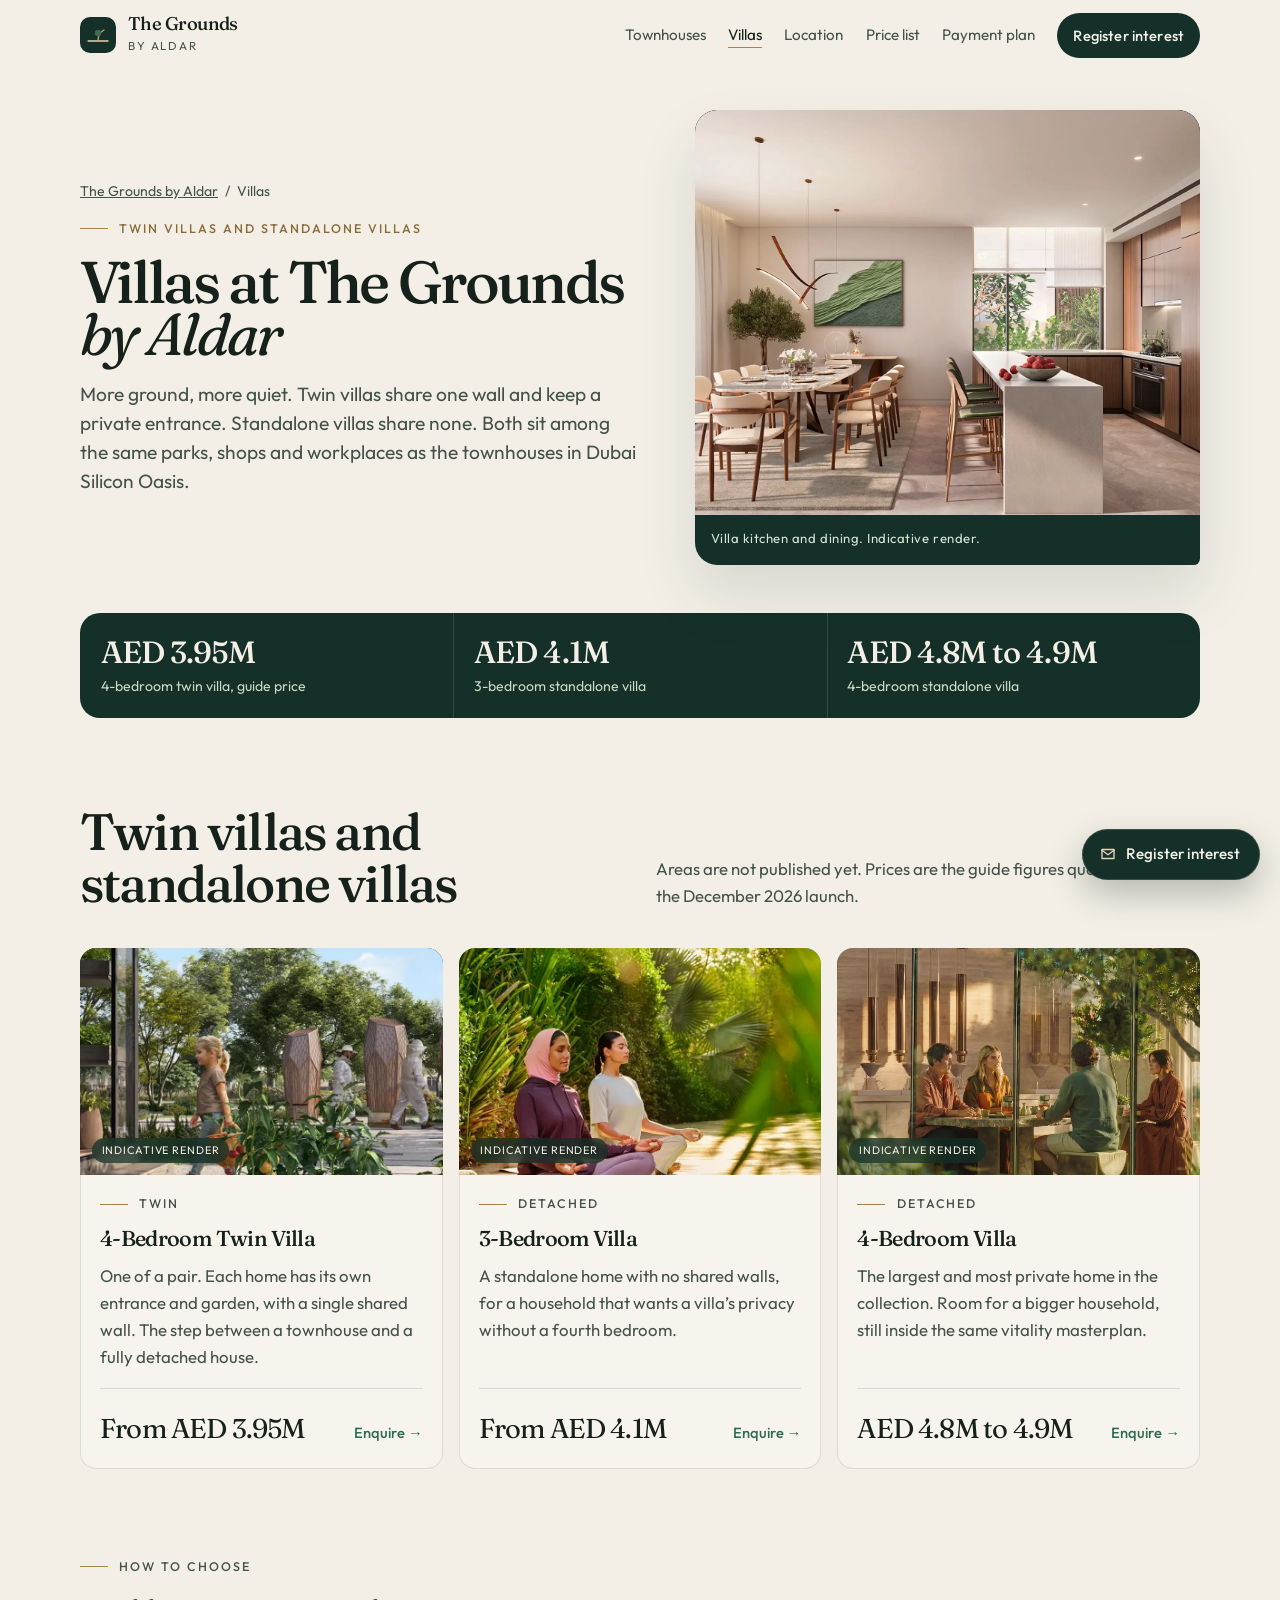
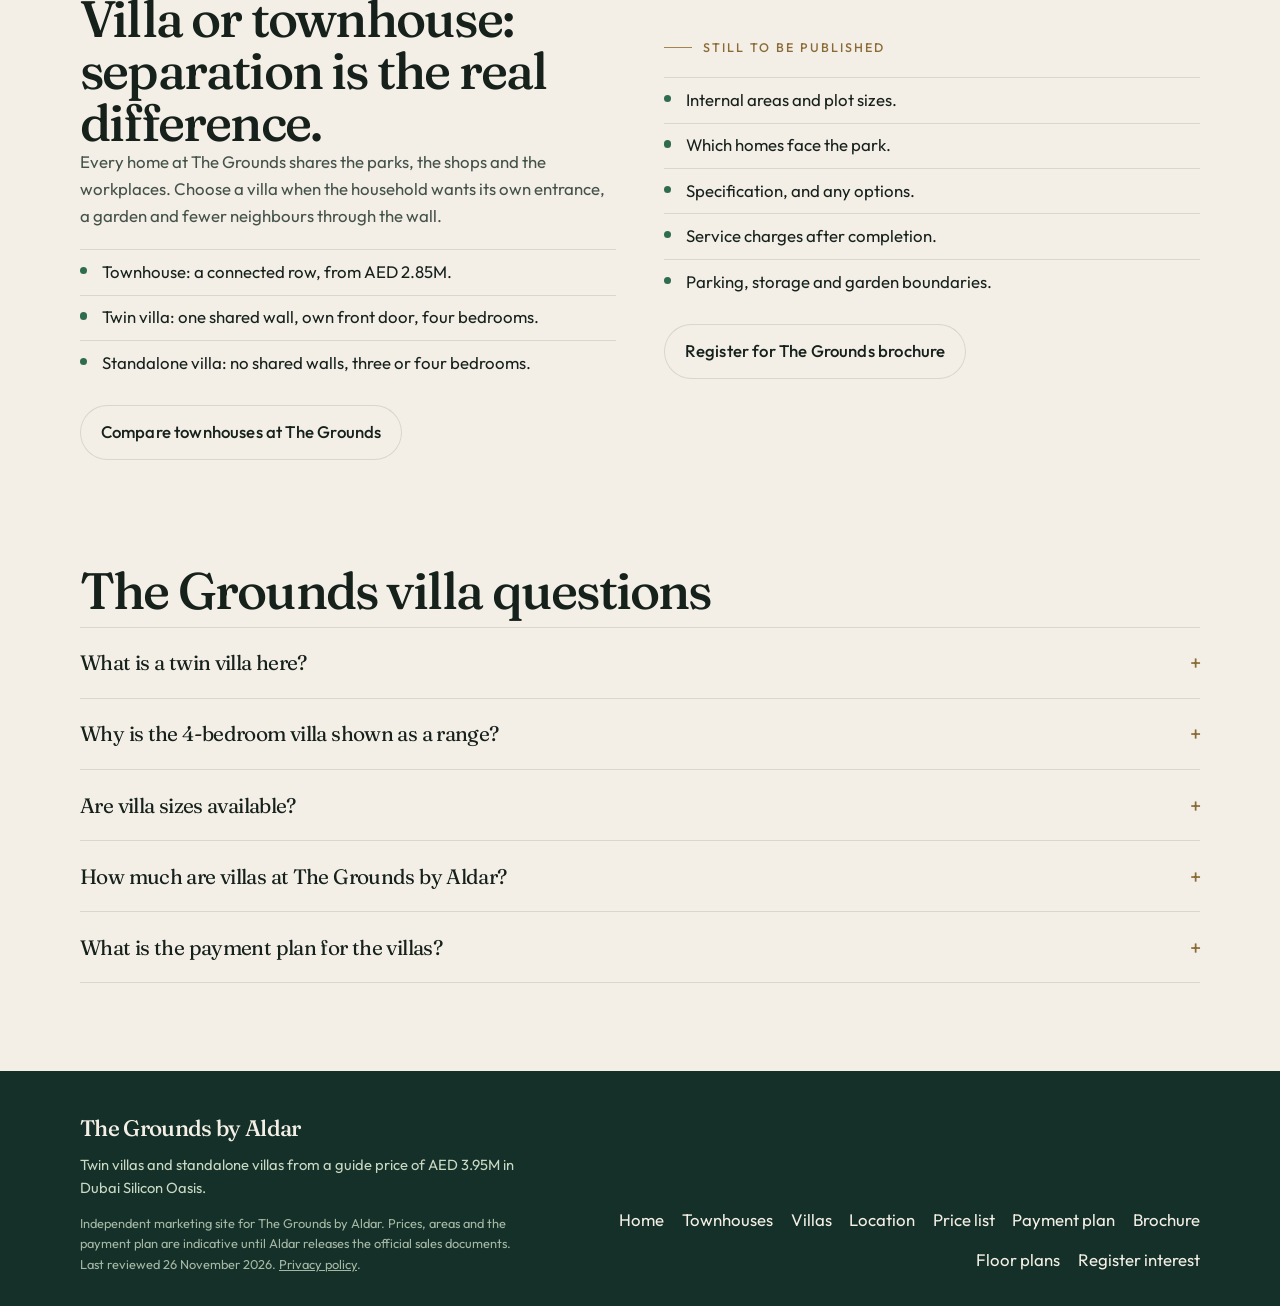
<file: villas/index.html>
<!DOCTYPE html>
<html lang="en">
<head>
  <meta charset="utf-8">
  <meta name="viewport" content="width=device-width, initial-scale=1">
  <title>The Grounds by Aldar Villas | Twin and Standalone Villas</title>
  <meta name="description" content="Villas at The Grounds by Aldar, Dubai Silicon Oasis: 4 bed twin villas from AED 3.95M and 3 and 4 bed standalone villas from AED 4.1M. Register for plans.">
  <meta name="robots" content="index, follow, max-image-preview:large">
  <link rel="canonical" href="https://thegrounds.ae/villas/">
  <meta property="og:type" content="website">
  <meta property="og:locale" content="en_AE">
  <meta property="og:site_name" content="The Grounds by Aldar">
  <meta property="og:title" content="The Grounds by Aldar Villas | Twin and Standalone Villas">
  <meta property="og:description" content="Villas at The Grounds by Aldar, Dubai Silicon Oasis: 4 bed twin villas from AED 3.95M and 3 and 4 bed standalone villas from AED 4.1M. Register for plans.">
  <meta property="og:url" content="https://thegrounds.ae/villas/">
  <meta property="og:image" content="https://thegrounds.ae/assets/res-villa-dining-kitchen.webp">
  <meta property="og:image:width" content="1920">
  <meta property="og:image:height" content="1080">
  <meta property="og:image:alt" content="Open kitchen and dining room in a villa at The Grounds by Aldar, indicative render">
  <meta name="twitter:card" content="summary_large_image">
  <meta name="twitter:title" content="The Grounds by Aldar Villas | Twin and Standalone Villas">
  <meta name="twitter:description" content="Villas at The Grounds by Aldar, Dubai Silicon Oasis: 4 bed twin villas from AED 3.95M and 3 and 4 bed standalone villas from AED 4.1M. Register for plans.">
  <meta name="twitter:image" content="https://thegrounds.ae/assets/res-villa-dining-kitchen.webp">
  <meta name="theme-color" content="#f3efe6">
  <meta name="indexnow" content="95e171fb8d6144fe8e148624938d73c3">
  <link rel="describedby" href="https://thegrounds.ae/llms.txt">
  <link rel="icon" href="../assets/favicon.svg" type="image/svg+xml">
  <link rel="preload" as="image" href="../assets/res-villa-dining-kitchen.webp" fetchpriority="high">
  <link rel="stylesheet" href="../css/styles.css">
  <script>
    window.dataLayer = window.dataLayer || [];
    function gtag(){dataLayer.push(arguments);}
    gtag('js', new Date());
  </script>
  <script async src="https://www.googletagmanager.com/gtm.js?id=GTM-KSW89QM7"></script>
  <script type="application/ld+json">
{
  "@context": "https://schema.org",
  "@type": "BreadcrumbList",
  "itemListElement": [
    {
      "@type": "ListItem",
      "position": 1,
      "name": "The Grounds by Aldar",
      "item": "https://thegrounds.ae/"
    },
    {
      "@type": "ListItem",
      "position": 2,
      "name": "Villas",
      "item": "https://thegrounds.ae/villas/"
    }
  ]
}
  </script>
  <script type="application/ld+json">
{
  "@context": "https://schema.org",
  "@type": "FAQPage",
  "mainEntity": [
    {
      "@type": "Question",
      "name": "What is a twin villa here?",
      "acceptedAnswer": {
        "@type": "Answer",
        "text": "A four-bedroom home built as one of a pair. The two homes share one wall. Each has its own entrance and garden. Guide price from AED 3.95 million."
      }
    },
    {
      "@type": "Question",
      "name": "Why is the 4-bedroom villa shown as a range?",
      "acceptedAnswer": {
        "@type": "Answer",
        "text": "The opening guide is AED 4.8 million to AED 4.9 million, depending on the position and plan. The launch price list replaces that range."
      }
    },
    {
      "@type": "Question",
      "name": "Are villa sizes available?",
      "acceptedAnswer": {
        "@type": "Answer",
        "text": "Not yet. Townhouse areas are the only sizes currently quoted. Villa areas come with the floor plans at launch."
      }
    },
    {
      "@type": "Question",
      "name": "How much are villas at The Grounds by Aldar?",
      "acceptedAnswer": {
        "@type": "Answer",
        "text": "Guide prices are AED 3.95 million for a 4-bedroom twin villa, AED 4.1 million for a 3-bedroom standalone villa and AED 4.8 million to AED 4.9 million for a 4-bedroom standalone villa. See the price list for every home type."
      }
    },
    {
      "@type": "Question",
      "name": "What is the payment plan for the villas?",
      "acceptedAnswer": {
        "@type": "Answer",
        "text": "The same quoted plan applies across the community: 5% on booking, 45% during construction and 50% on handover. On a AED 4.1 million villa that is AED 205,000 to book. The payment plan page sets out each home."
      }
    }
  ]
}
  </script>
</head>
<body>
  <a class="skip" href="#content">Skip to content</a>
  <header class="site-header" data-header>
    <div class="header-inner">
      <a class="brand" href="../" aria-label="The Grounds by Aldar home">
        <svg width="36" height="36" viewBox="0 0 36 36" aria-hidden="true">
          <rect width="36" height="36" rx="10" fill="#143028"/>
          <path d="M8 24h20" stroke="#e6d3b4" stroke-width="1.4" stroke-linecap="round"/>
          <path d="M18 24c0-6 2.2-9 6-11" stroke="#c4a36a" stroke-width="1.4" fill="none" stroke-linecap="round"/>
          <circle cx="18" cy="16" r="3.2" fill="#3e6b52"/>
        </svg>
        <span>
          <strong>The Grounds</strong>
          <em>by Aldar</em>
        </span>
      </a>
      <button class="nav-toggle" type="button" aria-expanded="false" aria-controls="site-nav" data-nav-toggle>
        <span class="bars" aria-hidden="true"><span></span><span></span><span></span></span>
        <span data-nav-label>Menu</span>
      </button>
      <nav class="site-nav" id="site-nav" aria-label="Main" data-nav>
        <a href="../townhouses/">Townhouses</a>
        <a href="../villas/" aria-current="page">Villas</a>
        <a href="../location/">Location</a>
        <a href="../price-list/">Price list</a>
        <a href="../payment-plan/">Payment plan</a>
        <a class="btn" href="#enquire" data-open-enquire>Register interest</a>
      </nav>
    </div>
  </header>

  <main id="content">
    <header class="wrap page-hero hero hero--sub">
      <div class="hero-copy">
        <nav class="crumbs" aria-label="Breadcrumb"><a href="../">The Grounds by Aldar</a> <span aria-hidden="true">/</span> <span aria-current="page">Villas</span></nav>
        <p class="eyebrow"><span></span> Twin villas and standalone villas</p>
        <h1>Villas at The Grounds <em>by Aldar</em></h1>
        <p class="lede">More ground, more quiet. Twin villas share one wall and keep a private entrance. Standalone villas share none. Both sit among the same parks, shops and workplaces as the townhouses in Dubai Silicon Oasis.</p>
      </div>
      <figure class="frame frame--banner frame--sub">
        <div class="banner-media">
          <img width="1920" height="1080" src="../assets/res-villa-dining-kitchen.webp" fetchpriority="high" decoding="async" alt="Open kitchen and dining room in a villa at The Grounds by Aldar, Dubai Silicon Oasis, indicative render.">
        </div>
        <figcaption>Villa kitchen and dining. Indicative render.</figcaption>
      </figure>
    </header>

    <div class="wrap" style="padding-top: 2rem;">
      <div class="stats three">
        <div><strong>AED 3.95M</strong><span>4-bedroom twin villa, guide price</span></div>
        <div><strong>AED 4.1M</strong><span>3-bedroom standalone villa</span></div>
        <div><strong>AED 4.8M to 4.9M</strong><span>4-bedroom standalone villa</span></div>
      </div>
    </div>

    <section class="section">
      <div class="wrap">
        <div class="section-head">
          <h2>Twin villas and standalone villas</h2>
          <p>Areas are not published yet. Prices are the guide figures quoted ahead of the December 2026 launch.</p>
        </div>
        <div class="card-grid three">
          <article class="card unit-card">
            <figure class="unit-media">
              <img width="800" height="954" src="../assets/hl-community-garden.webp" loading="lazy" decoding="async" alt="Resident picking vegetables in a garden at The Grounds by Aldar, indicative render.">
              <span class="unit-tag">Indicative render</span>
            </figure>
            <div class="unit-body">
              <p class="eyebrow"><span></span> Twin</p>
              <h3>4-Bedroom Twin Villa</h3>
              <p>One of a pair. Each home has its own entrance and garden, with a single shared wall. The step between a townhouse and a fully detached house.</p>
              <div class="unit-foot">
                <p class="price">From AED 3.95M</p>
                <a class="unit-cta" href="#enquire" data-open-enquire>Enquire <span aria-hidden="true">→</span></a>
              </div>
            </div>
          </article>
          <article class="card unit-card">
            <figure class="unit-media">
              <img width="800" height="1080" src="../assets/tab-amenities-yoga.webp" loading="lazy" decoding="async" alt="Two residents doing yoga on a quiet garden deck at The Grounds by Aldar, indicative render.">
              <span class="unit-tag">Indicative render</span>
            </figure>
            <div class="unit-body">
              <p class="eyebrow"><span></span> Detached</p>
              <h3>3-Bedroom Villa</h3>
              <p>A standalone home with no shared walls, for a household that wants a villa’s privacy without a fourth bedroom.</p>
              <div class="unit-foot">
                <p class="price">From AED 4.1M</p>
                <a class="unit-cta" href="#enquire" data-open-enquire>Enquire <span aria-hidden="true">→</span></a>
              </div>
            </div>
          </article>
          <article class="card unit-card">
            <figure class="unit-media">
              <img width="1920" height="855" src="../assets/life-gather-dining.webp" loading="lazy" decoding="async" alt="Friends sharing a meal in a garden dining space at The Grounds by Aldar, indicative render.">
              <span class="unit-tag">Indicative render</span>
            </figure>
            <div class="unit-body">
              <p class="eyebrow"><span></span> Detached</p>
              <h3>4-Bedroom Villa</h3>
              <p>The largest and most private home in the collection. Room for a bigger household, still inside the same vitality masterplan.</p>
              <div class="unit-foot">
                <p class="price">AED 4.8M to 4.9M</p>
                <a class="unit-cta" href="#enquire" data-open-enquire>Enquire <span aria-hidden="true">→</span></a>
              </div>
            </div>
          </article>
        </div>
      </div>
    </section>

    <section class="section" style="padding-top: 0;">
      <div class="wrap split">
        <div class="measure">
          <p class="eyebrow"><span></span> How to choose</p>
          <h2>Villa or townhouse: separation is the real difference.</h2>
          <p>Every home at The Grounds shares the parks, the shops and the workplaces. Choose a villa when the household wants its own entrance, a garden and fewer neighbours through the wall.</p>
          <ul class="tick">
            <li>Townhouse: a connected row, from AED 2.85M.</li>
            <li>Twin villa: one shared wall, own front door, four bedrooms.</li>
            <li>Standalone villa: no shared walls, three or four bedrooms.</li>
          </ul>
          <p style="margin-top: 1.2rem;"><a class="btn btn-ghost" href="../townhouses/">Compare townhouses at The Grounds</a></p>
        </div>
        <div>
          <p class="eyebrow"><span></span> Still to be published</p>
          <ul class="tick">
            <li>Internal areas and plot sizes.</li>
            <li>Which homes face the park.</li>
            <li>Specification, and any options.</li>
            <li>Service charges after completion.</li>
            <li>Parking, storage and garden boundaries.</li>
          </ul>
          <p style="margin-top: 1.2rem;"><a class="btn btn-ghost" href="../brochure/">Register for The Grounds brochure</a></p>
        </div>
      </div>
    </section>

    <section class="section" style="padding-top: 0;">
      <div class="wrap">
        <h2>The Grounds villa questions</h2>
        <div class="faq">
          <div class="faq-item" data-faq>
            <button type="button" aria-expanded="false">What is a twin villa here? <span aria-hidden="true">+</span></button>
            <div data-faq-panel hidden>
              <p>A four-bedroom home built as one of a pair. The two homes share one wall. Each has its own entrance and garden. Guide price from AED 3.95 million.</p>
            </div>
          </div>
          <div class="faq-item" data-faq>
            <button type="button" aria-expanded="false">Why is the 4-bedroom villa shown as a range? <span aria-hidden="true">+</span></button>
            <div data-faq-panel hidden>
              <p>The opening guide is AED 4.8 million to AED 4.9 million, depending on the position and plan. The launch price list replaces that range.</p>
            </div>
          </div>
          <div class="faq-item" data-faq>
            <button type="button" aria-expanded="false">Are villa sizes available? <span aria-hidden="true">+</span></button>
            <div data-faq-panel hidden>
              <p>Not yet. Townhouse areas are the only sizes currently quoted. Villa areas come with the <a href="../floor-plans/">floor plans</a> at launch.</p>
            </div>
          </div>
          <div class="faq-item" data-faq>
            <button type="button" aria-expanded="false">How much are villas at The Grounds by Aldar? <span aria-hidden="true">+</span></button>
            <div data-faq-panel hidden>
              <p>Guide prices are AED 3.95 million for a 4-bedroom twin villa, AED 4.1 million for a 3-bedroom standalone villa and AED 4.8 million to AED 4.9 million for a 4-bedroom standalone villa. See the <a href="../price-list/">price list</a> for every home type.</p>
            </div>
          </div>
          <div class="faq-item" data-faq>
            <button type="button" aria-expanded="false">What is the payment plan for the villas? <span aria-hidden="true">+</span></button>
            <div data-faq-panel hidden>
              <p>The same quoted plan applies across the community: 5% on booking, 45% during construction and 50% on handover. On a AED 4.1 million villa that is AED 205,000 to book. The <a href="../payment-plan/">payment plan</a> page sets out each home.</p>
            </div>
          </div>
        </div>
      </div>
    </section>

  </main>

  <footer class="site-footer">
    <div class="wrap footer-inner">
      <div>
        <strong>The Grounds by Aldar</strong>
        <p>Twin villas and standalone villas from a guide price of AED 3.95M in Dubai Silicon Oasis.</p>
        <p class="footer-legal">Independent marketing site for The Grounds by Aldar. Prices, areas and the payment plan are indicative until Aldar releases the official sales documents. Last reviewed 26 November 2026. <a href="../privacy-policy/">Privacy policy</a>.</p>
      </div>
      <nav class="footer-nav" aria-label="Footer">
        <a href="../">Home</a>
        <a href="../townhouses/">Townhouses</a>
        <a href="../villas/" aria-current="page">Villas</a>
        <a href="../location/">Location</a>
        <a href="../price-list/">Price list</a>
        <a href="../payment-plan/">Payment plan</a>
        <a href="../brochure/">Brochure</a>
        <a href="../floor-plans/">Floor plans</a>
        <a href="#enquire" data-open-enquire>Register interest</a>
      </nav>
    </div>
  </footer>
  <script src="../js/main.js"></script>
</body>
</html>
</file>
<file: css/styles.css>
@font-face {
  font-family: "Fraunces";
  src: url("../assets/fonts/fraunces-400.woff2") format("woff2");
  font-weight: 400;
  font-style: normal;
  font-display: swap;
}
@font-face {
  font-family: "Fraunces";
  src: url("../assets/fonts/fraunces-400-italic.woff2") format("woff2");
  font-weight: 400;
  font-style: italic;
  font-display: swap;
}
@font-face {
  font-family: "Fraunces";
  src: url("../assets/fonts/fraunces-500.woff2") format("woff2");
  font-weight: 500;
  font-style: normal;
  font-display: swap;
}
@font-face {
  font-family: "Fraunces";
  src: url("../assets/fonts/fraunces-600.woff2") format("woff2");
  font-weight: 600;
  font-style: normal;
  font-display: swap;
}
@font-face {
  font-family: "Outfit";
  src: url("../assets/fonts/outfit-300.woff2") format("woff2");
  font-weight: 300;
  font-style: normal;
  font-display: swap;
}
@font-face {
  font-family: "Outfit";
  src: url("../assets/fonts/outfit-400.woff2") format("woff2");
  font-weight: 400;
  font-style: normal;
  font-display: swap;
}
@font-face {
  font-family: "Outfit";
  src: url("../assets/fonts/outfit-500.woff2") format("woff2");
  font-weight: 500;
  font-style: normal;
  font-display: swap;
}
@font-face {
  font-family: "Outfit";
  src: url("../assets/fonts/outfit-600.woff2") format("woff2");
  font-weight: 600;
  font-style: normal;
  font-display: swap;
}

:root {
  --ink: #17211c;
  --ink-soft: #445249;
  --forest: #143028;
  --forest-2: #1c4336;
  --leaf: #2f6b4f;
  --mist: #d7e4d6;
  --sand: #e7dcc8;
  --cream: #f3efe6;
  --paper: #f7f4ee;
  --white: #fffcf8;
  --brass: #a6844e;
  --brass-deep: #8a6b38;
  --line: rgba(23, 33, 28, 0.12);
  --serif: "Fraunces", "Iowan Old Style", Palatino, Georgia, serif;
  --sans: "Outfit", "Avenir Next", "Segoe UI", sans-serif;
  --wrap: 1120px;
  --header: 4.5rem;
}

*,
*::before,
*::after { box-sizing: border-box; }

html { scroll-behavior: smooth; }

body {
  margin: 0;
  color: var(--ink);
  background: var(--cream);
  font-family: var(--sans);
  font-weight: 400;
  font-size: 1.05rem;
  line-height: 1.6;
  text-rendering: optimizeLegibility;
}

body.nav-open { overflow: hidden; }

img { max-width: 100%; display: block; }

a { color: inherit; }

button, input, select, textarea { font: inherit; color: inherit; }

:focus-visible {
  outline: 2px solid var(--brass);
  outline-offset: 3px;
}

::selection {
  background: #e4d2ae;
  color: var(--ink);
}

[id] { scroll-margin-top: calc(var(--header) + 1rem); }

.skip {
  position: absolute;
  left: 1rem;
  top: -4rem;
  z-index: 80;
  background: var(--forest);
  color: var(--cream);
  padding: 0.7rem 1rem;
  border-radius: 999px;
  text-decoration: none;
}
.skip:focus { top: 1rem; }

.wrap {
  width: min(var(--wrap), calc(100% - 2.5rem));
  margin-inline: auto;
}

.site-header {
  position: sticky;
  top: 0;
  z-index: 40;
  height: var(--header);
  display: flex;
  align-items: center;
  background: var(--cream);
  border-bottom: 1px solid transparent;
}
.site-header.is-scrolled { border-bottom-color: var(--line); }

.header-inner {
  width: min(var(--wrap), calc(100% - 2.5rem));
  margin-inline: auto;
  display: flex;
  align-items: center;
  justify-content: space-between;
  gap: 1.5rem;
}

.brand {
  display: flex;
  align-items: center;
  gap: 0.75rem;
  text-decoration: none;
  min-width: 0;
}
.brand svg { flex: none; }
.brand strong,
.brand em { display: block; font-style: normal; }
.brand strong {
  font-family: var(--serif);
  font-weight: 500;
  font-size: 1.15rem;
  letter-spacing: -0.03em;
  line-height: 1;
}
.brand em {
  margin-top: 0.2rem;
  font-size: 0.72rem;
  letter-spacing: 0.16em;
  text-transform: uppercase;
  color: var(--ink-soft);
}

.nav-toggle {
  display: none;
  align-items: center;
  gap: 0.55rem;
  background: transparent;
  border: 1px solid var(--line);
  border-radius: 999px;
  padding: 0.45rem 0.8rem;
  cursor: pointer;
}
.bars {
  width: 1rem;
  height: 0.7rem;
  display: inline-flex;
  flex-direction: column;
  justify-content: space-between;
}
.bars span {
  display: block;
  height: 1.5px;
  background: var(--ink);
}

.site-nav {
  display: flex;
  align-items: center;
  gap: 1.4rem;
}
.site-nav a {
  text-decoration: none;
  font-size: 0.95rem;
  color: var(--ink-soft);
}
.site-nav a:hover { color: var(--ink); }
.site-nav a[aria-current="page"] {
  color: var(--ink);
  box-shadow: inset 0 -1px 0 var(--brass);
}

.btn {
  display: inline-flex;
  align-items: center;
  justify-content: center;
  gap: 0.5rem;
  border: 0;
  border-radius: 999px;
  padding: 0.9rem 1.3rem;
  background: var(--forest);
  color: var(--cream);
  text-decoration: none;
  cursor: pointer;
  font-weight: 500;
  letter-spacing: 0.01em;
}
.btn:hover { background: var(--forest-2); }
.btn-brass { background: var(--brass); color: #1c1408; }
.btn-brass:hover { background: var(--brass-deep); color: #fffaf2; }
.btn-ghost {
  background: transparent;
  color: var(--ink);
  box-shadow: inset 0 0 0 1px var(--line);
}
.btn-ghost:hover { background: rgba(23, 33, 28, 0.04); }
.site-nav .btn {
  color: var(--cream);
  box-shadow: none;
  padding: 0.65rem 1rem;
  font-size: 0.92rem;
}
.site-nav .btn:hover { color: var(--cream); }

.hero {
  display: grid;
  grid-template-columns: 1.05fr 0.95fr;
  gap: 3.5rem;
  align-items: end;
  padding: 3.5rem 0 2rem;
}
.eyebrow {
  display: flex;
  align-items: center;
  gap: 0.7rem;
  margin: 0 0 1rem;
  color: var(--brass-deep);
  font-size: 0.78rem;
  font-weight: 500;
  letter-spacing: 0.16em;
  text-transform: uppercase;
}
.eyebrow span {
  width: 1.75rem;
  height: 1px;
  background: var(--brass);
}
h1, h2, h3, p { margin-top: 0; }
h2 {
  margin-bottom: 0.6rem;
  font-family: var(--serif);
  font-weight: 500;
  font-size: clamp(2.1rem, 4vw, 3.4rem);
  letter-spacing: -0.035em;
  line-height: 1.02;
}
h1 {
  margin-bottom: 0.4rem;
  font-family: var(--serif);
  font-weight: 500;
  font-size: clamp(3.4rem, 7vw, 6.4rem);
  letter-spacing: -0.045em;
  line-height: 0.9;
}
.hero h1 em {
  font-style: italic;
  font-weight: 400;
}
.lede {
  max-width: 38rem;
  margin: 1.25rem 0 0;
  font-size: 1.2rem;
  line-height: 1.5;
  color: var(--ink-soft);
}
.hero-actions {
  display: flex;
  flex-wrap: wrap;
  gap: 0.75rem;
  margin-top: 1.8rem;
}
.frame {
  margin: 0;
  background: var(--forest);
  border-radius: 1.4rem 1.4rem 0.4rem 1.4rem;
  overflow: hidden;
  box-shadow: 0 30px 60px rgba(20, 48, 40, 0.12);
}
.frame img,
.frame video {
  width: 100%;
  height: 100%;
  object-fit: cover;
  aspect-ratio: 5 / 6;
  display: block;
}
.frame--banner .hero-banner {
  display: none;
}
.frame--banner .hero-banner-fallback {
  display: block;
}
.frame--banner.has-banner-video .hero-banner {
  display: block;
}
.frame--banner.has-banner-video .hero-banner-fallback {
  display: none;
}
.frame figcaption code {
  font-family: var(--sans);
  font-size: 0.78em;
  color: #e6d3b4;
}
.frame figcaption {
  padding: 0.85rem 1rem 1rem;
  color: #d7e4d6;
  font-size: 0.82rem;
  letter-spacing: 0.04em;
}

td a { text-decoration: none; }
td a:hover { color: var(--leaf); }
.stats.halves { grid-template-columns: 1fr 1fr; }
.stats.stack { grid-template-columns: 1fr; }
.stats {
  display: grid;
  grid-template-columns: repeat(4, 1fr);
  background: var(--forest);
  color: var(--cream);
  border-radius: 1.25rem;
  overflow: hidden;
}
.stats div { padding: 1.4rem 1.3rem 1.25rem; }
.stats div + div { box-shadow: inset 1px 0 0 rgba(243, 239, 230, 0.14); }
.stats strong {
  display: block;
  font-family: var(--serif);
  font-weight: 500;
  font-size: clamp(1.6rem, 2.4vw, 2.15rem);
  letter-spacing: -0.03em;
  line-height: 1.1;
}
.stats span {
  display: block;
  margin-top: 0.35rem;
  color: #c9d8c4;
  font-size: 0.88rem;
}

.section { padding: 5.5rem 0; }
.section-head {
  display: grid;
  grid-template-columns: 1fr 1fr;
  gap: 2rem;
  align-items: end;
  margin-bottom: 2.4rem;
}
.section-head h2,
.page-intro h2,
.split h2,
.block h2 {
  margin-bottom: 0;
  font-family: var(--serif);
  font-weight: 500;
  font-size: clamp(2.1rem, 4vw, 3.4rem);
  letter-spacing: -0.035em;
  line-height: 1.02;
}
.section-head p:last-child,
.intro {
  margin-bottom: 0;
  color: var(--ink-soft);
}

.home-list { border-bottom: 1px solid var(--line); }
.home-row {
  display: grid;
  grid-template-columns: 3.2rem 1.4fr 0.9fr 0.9fr auto;
  gap: 1rem;
  align-items: center;
  padding: 1.35rem 0;
  border-top: 1px solid var(--line);
  text-decoration: none;
}
.home-row:hover .home-row-name { color: var(--leaf); }
.home-row-index {
  font-size: 0.78rem;
  letter-spacing: 0.14em;
  color: var(--brass-deep);
}
.home-row-name {
  font-family: var(--serif);
  font-size: 1.55rem;
  letter-spacing: -0.03em;
  line-height: 1.15;
}
.home-row small {
  display: block;
  margin-top: 0.15rem;
  color: var(--ink-soft);
  font-family: var(--sans);
  font-size: 0.92rem;
}
.home-row-meta { color: var(--ink-soft); }
.home-row-price {
  font-family: var(--serif);
  font-size: 1.35rem;
  letter-spacing: -0.03em;
  text-align: right;
}
.home-row-go {
  width: 2.4rem;
  height: 2.4rem;
  border-radius: 50%;
  display: grid;
  place-items: center;
  box-shadow: inset 0 0 0 1px var(--line);
}

.why-grid,
.card-grid,
.pillar-grid {
  display: grid;
  grid-template-columns: 1fr 1fr;
  gap: 1rem;
}
.card-grid.three { grid-template-columns: repeat(3, 1fr); }
.pillar-grid { grid-template-columns: repeat(4, 1fr); }
.card, .pillar, .step, .cost {
  background: var(--paper);
  border-radius: 1rem;
  padding: 1.3rem 1.25rem 1.2rem;
  box-shadow: inset 0 0 0 1px var(--line);
}
.card h3, .pillar h3, .step h3, .cost h3 {
  margin: 0 0 0.4rem;
  font-family: var(--serif);
  font-weight: 500;
  font-size: 1.35rem;
  letter-spacing: -0.03em;
}
.card p, .pillar p, .step p, .cost p { margin: 0; color: var(--ink-soft); }
.card .price {
  margin-top: 1rem;
  font-family: var(--serif);
  font-size: 1.7rem;
  letter-spacing: -0.03em;
  color: var(--ink);
}

.split {
  display: grid;
  grid-template-columns: 1fr 1fr;
  gap: 3rem;
  align-items: center;
}
.split.reverse { direction: rtl; }
.split.reverse > * { direction: ltr; }
.split .frame img { aspect-ratio: 16 / 11; }
.measure { max-width: 38rem; }
.measure p, .prose p { color: var(--ink-soft); }
.prose p + p { margin-top: 0; }

.tick {
  margin: 1.2rem 0 0;
  padding: 0;
  list-style: none;
}
.tick li {
  position: relative;
  padding: 0.55rem 0 0.55rem 1.4rem;
  border-top: 1px solid var(--line);
}
.tick li::before {
  content: "";
  position: absolute;
  left: 0;
  top: 1.05rem;
  width: 0.45rem;
  height: 0.45rem;
  border-radius: 50%;
  background: var(--leaf);
}

.invest {
  display: grid;
  grid-template-columns: 0.9fr 1.1fr;
  gap: 1rem;
  background: var(--forest);
  color: var(--cream);
  border-radius: 1.4rem;
  padding: 1rem;
}
.invest-figure, .invest-copy {
  border-radius: 1rem;
  padding: 1.6rem;
}
.invest-figure { background: #10261f; }
.invest-copy { background: transparent; padding-right: 1.4rem; }
.invest-figure strong {
  display: block;
  font-family: var(--serif);
  font-weight: 500;
  font-size: clamp(2.6rem, 5vw, 4.2rem);
  letter-spacing: -0.04em;
  line-height: 0.95;
}
.invest-figure span, .invest-copy p { color: #c9d8c4; }
.invest-copy h2 { color: var(--cream); }
.legend {
  display: flex;
  flex-wrap: wrap;
  gap: 0.8rem 1.2rem;
  margin: 1.2rem 0 0;
  padding: 0;
  list-style: none;
  color: #d7e4d6;
  font-size: 0.92rem;
}
.swatch {
  display: inline-block;
  width: 0.7rem;
  height: 0.7rem;
  margin-right: 0.35rem;
  border-radius: 2px;
  vertical-align: -1px;
}
.swatch.home { background: #f7f4ee; }
.swatch.park { background: #8aaf8c; }
.swatch.path { background: #e6d3b4; }
.swatch.shop { background: #c4a36a; }

.plan {
  display: grid;
  grid-template-columns: repeat(3, 1fr);
  gap: 1rem;
}
.plan article {
  padding: 1.4rem 1.2rem 1.3rem;
  background: var(--paper);
  border-radius: 1rem;
  box-shadow: inset 0 0 0 1px var(--line);
}
.plan em {
  display: block;
  margin-bottom: 0.8rem;
  font-family: var(--serif);
  font-style: normal;
  font-size: 2.4rem;
  letter-spacing: -0.04em;
  color: var(--leaf);
}
.plan h3 { margin: 0 0 0.35rem; font-size: 1.05rem; font-weight: 500; }
.plan p { margin: 0; color: var(--ink-soft); }

.steps {
  display: grid;
  grid-template-columns: repeat(5, 1fr);
  gap: 0.8rem;
  margin: 0;
  padding: 0;
  list-style: none;
}
.steps li {
  padding-top: 0.9rem;
  border-top: 1px solid var(--line);
}
.steps strong {
  display: block;
  font-family: var(--serif);
  font-weight: 500;
  font-size: 1.8rem;
  letter-spacing: -0.04em;
  color: var(--brass-deep);
}
.steps span { display: block; margin-top: 0.25rem; }

.district {
  display: grid;
  gap: 0.8rem;
}
.district-row {
  display: grid;
  grid-template-columns: 1fr auto 1fr;
  gap: 0.8rem;
  align-items: stretch;
}
.node {
  background: var(--paper);
  border-radius: 1rem;
  padding: 1.15rem 1.2rem;
  box-shadow: inset 0 0 0 1px var(--line);
}
.node.focal {
  background: var(--forest);
  color: var(--cream);
  box-shadow: none;
}
.node.focal p { color: #c9d8c4; }
.node h3 {
  margin: 0 0 0.25rem;
  font-family: var(--serif);
  font-weight: 500;
  font-size: 1.45rem;
  letter-spacing: -0.03em;
}
.node p { margin: 0; color: var(--ink-soft); }
.link-note {
  display: grid;
  place-items: center;
  color: var(--brass-deep);
  font-size: 0.75rem;
  letter-spacing: 0.14em;
  text-transform: uppercase;
  text-align: center;
}

.table-wrap { overflow-x: auto; }
table {
  width: 100%;
  border-collapse: collapse;
  min-width: 40rem;
}
th, td {
  padding: 1rem 0.8rem;
  text-align: left;
  border-bottom: 1px solid var(--line);
  vertical-align: top;
}
th {
  font-size: 0.75rem;
  font-weight: 500;
  letter-spacing: 0.14em;
  text-transform: uppercase;
  color: var(--ink-soft);
}
td:first-child {
  font-family: var(--serif);
  font-size: 1.25rem;
  letter-spacing: -0.03em;
}
.num { font-variant-numeric: tabular-nums; white-space: nowrap; }
@media (max-width: 760px) {
  .table-wrap { overflow: visible; }
  table { min-width: 0; }
  table thead { display: none; }
  table tr {
    display: block;
    padding: 0.9rem 0 1rem;
    border-bottom: 1px solid var(--line);
  }
  table td {
    display: block;
    padding: 0.15rem 0;
    border: 0;
    white-space: normal;
  }
  table td:first-child { font-size: 1.35rem; }
  table td[data-label]:nth-child(n + 2)::before { content: attr(data-label); }
  table td:nth-child(n + 2)::before {
    display: inline-block;
    min-width: 6.5rem;
    margin-right: 0.5rem;
    color: var(--ink-soft);
    font-family: var(--sans);
    font-size: 0.72rem;
    letter-spacing: 0.12em;
    text-transform: uppercase;
  }
}

.faq { border-top: 1px solid var(--line); }
.faq-item { border-bottom: 1px solid var(--line); }
.faq-item button {
  width: 100%;
  display: flex;
  justify-content: space-between;
  gap: 1rem;
  padding: 1.15rem 0;
  background: none;
  border: 0;
  text-align: left;
  cursor: pointer;
  font-family: var(--serif);
  font-size: 1.3rem;
  letter-spacing: -0.03em;
}
.faq-item button span[aria-hidden] {
  font-family: var(--sans);
  color: var(--brass-deep);
}
.faq-item [data-faq-panel] { padding: 0 0 1.15rem; color: var(--ink-soft); }
.faq-item [data-faq-panel] p { margin: 0; }

.enquire {
  display: grid;
  grid-template-columns: 0.85fr 1.15fr;
  gap: 2rem;
  background: var(--paper);
  border-radius: 1.4rem;
  padding: 1.4rem;
  box-shadow: inset 0 0 0 1px var(--line);
}

body.enquire-open { overflow: hidden; }

.enquire-modal {
  position: fixed;
  inset: 0;
  z-index: 200;
  display: flex;
  align-items: center;
  justify-content: center;
  padding: 1.25rem;
}
.enquire-modal[hidden] { display: none !important; }

.enquire-modal__backdrop {
  position: absolute;
  inset: 0;
  border: 0;
  padding: 0;
  background: rgba(20, 48, 40, 0.52);
  cursor: pointer;
}

.enquire-modal__panel {
  position: relative;
  width: min(100%, 28rem);
  max-height: min(92vh, 52rem);
  overflow: auto;
  padding: 1.65rem 1.75rem 1.5rem;
  background: var(--cream);
  border-radius: 1rem;
  box-shadow: 0 24px 60px rgba(23, 33, 28, 0.22);
}

.enquire-modal__close {
  position: absolute;
  top: 1rem;
  right: 1rem;
  width: 2.25rem;
  height: 2.25rem;
  border: 1px solid var(--line);
  border-radius: 0.5rem;
  background: var(--white);
  color: var(--ink);
  font-size: 1.35rem;
  line-height: 1;
  cursor: pointer;
}

.enquire-modal__eyebrow {
  margin: 0 0 0.65rem;
  font-size: 0.72rem;
  font-weight: 500;
  letter-spacing: 0.16em;
  text-transform: uppercase;
  color: var(--brass-deep);
}

.enquire-modal__title {
  margin: 0 0 0.5rem;
  padding-right: 2.5rem;
  font-family: var(--serif);
  font-weight: 500;
  font-size: clamp(2rem, 5vw, 2.55rem);
  line-height: 1.05;
  letter-spacing: -0.03em;
}

.enquire-modal__lede {
  margin: 0 0 1.35rem;
  color: var(--ink-soft);
  font-size: 0.95rem;
  line-height: 1.5;
}

.enquire-modal__fields {
  display: flex;
  flex-direction: column;
  gap: 0.85rem;
}

.enquire-modal__fields .field span {
  font-size: 0.84rem;
  color: var(--ink-soft);
}

.phone-field {
  display: grid;
  grid-template-columns: 5.75rem minmax(0, 1fr);
  gap: 0.5rem;
}

.phone-dial {
  padding-left: 0.55rem;
  padding-right: 0.35rem;
  font-size: 0.82rem;
}

.role-field {
  margin: 0;
  padding: 0;
  border: 0;
}

.role-field legend {
  margin: 0 0 0.4rem;
  padding: 0;
  font-size: 0.84rem;
  color: var(--ink-soft);
}

.role-toggle {
  display: grid;
  grid-template-columns: 1fr 1fr;
  gap: 0.55rem;
}

.role-toggle__btn {
  padding: 0.85rem 0.75rem;
  border: 1px solid var(--line);
  border-radius: 0.75rem;
  background: var(--white);
  color: var(--ink);
  font-family: var(--sans);
  font-size: 0.95rem;
  cursor: pointer;
  transition: border-color 0.15s ease, background 0.15s ease;
}

.role-toggle__btn.is-active {
  border-color: rgba(20, 48, 40, 0.35);
  background: var(--paper);
  font-weight: 500;
}

.enquire-modal textarea {
  min-height: 5.5rem;
}

.btn-block {
  width: 100%;
  justify-content: center;
  margin-top: 0.25rem;
}

.enquire-modal__success {
  margin-top: 0.5rem;
}

.form-grid {
  display: grid;
  grid-template-columns: 1fr 1fr;
  gap: 0.8rem;
}
.field { display: flex; flex-direction: column; gap: 0.35rem; }
.field.wide { grid-column: 1 / -1; }
.field span { font-size: 0.82rem; letter-spacing: 0.04em; color: var(--ink-soft); }
input, select, textarea {
  width: 100%;
  border: 1px solid var(--line);
  background: var(--white);
  border-radius: 0.75rem;
  padding: 0.8rem 0.85rem;
}
textarea { min-height: 7rem; resize: vertical; }
.form-error {
  margin: 0.8rem 0 0;
  color: #8a3d2b;
}
.form-success {
  margin: 0;
  padding: 1.5rem;
  background: var(--forest);
  color: var(--cream);
  border-radius: 1rem;
}
.form-success h3 {
  margin: 0 0 0.4rem;
  font-family: var(--serif);
  font-weight: 500;
  font-size: 2rem;
  letter-spacing: -0.03em;
}
.form-success p { margin: 0; color: #d7e4d6; }
.fine {
  margin: 0.8rem 0 0;
  color: var(--ink-soft);
  font-size: 0.85rem;
}

.page-hero { padding: 3.2rem 0 0; }
.page-hero h1 { font-size: clamp(3rem, 6vw, 5.2rem); max-width: 14ch; }
.crumbs {
  display: flex;
  gap: 0.45rem;
  margin: 0 0 1rem;
  color: var(--ink-soft);
  font-size: 0.88rem;
}
.crumbs a { color: var(--ink-soft); }

.band {
  margin-top: 2rem;
  display: grid;
  grid-template-columns: 1.1fr 0.9fr;
  gap: 1rem;
  align-items: start;
}
.band .frame img { aspect-ratio: 16 / 11; }
.stats { align-content: start; }
.note {
  margin: 1rem 0 0;
  color: var(--ink-soft);
  font-size: 0.92rem;
}

.site-footer {
  padding: 2.5rem 0 2rem;
  color: #c9d8c4;
  background: var(--forest);
}
.footer-inner {
  display: flex;
  justify-content: space-between;
  gap: 2rem;
  align-items: end;
}
.site-footer strong {
  display: block;
  color: var(--cream);
  font-family: var(--serif);
  font-weight: 500;
  font-size: 1.4rem;
  letter-spacing: -0.03em;
}
.site-footer p { margin: 0.35rem 0 0; max-width: 36rem; font-size: 0.92rem; }
.footer-nav {
  display: flex;
  flex-wrap: wrap;
  gap: 0.8rem 1.1rem;
  justify-content: flex-end;
}
.footer-nav a { color: var(--cream); text-decoration: none; }
.footer-nav a:hover { color: #e6d3b4; }

.js .reveal {
  opacity: 0;
  transform: translateY(14px);
  transition: opacity 0.7s ease, transform 0.7s ease;
}
.js .reveal.is-in { opacity: 1; transform: none; }

@media (prefers-reduced-motion: reduce) {
  html { scroll-behavior: auto; }
  .js .reveal { opacity: 1; transform: none; transition: none; }
}

@media (max-width: 980px) {
  .hero, .section-head, .split, .split.reverse, .invest, .enquire, .band, .footer-inner {
    grid-template-columns: 1fr;
    direction: ltr;
  }
  .stats, .pillar-grid, .card-grid.three, .steps { grid-template-columns: 1fr 1fr; }
  .plan { grid-template-columns: 1fr; }
  .home-row { grid-template-columns: 2.4rem minmax(0, 1fr) auto; }
  .home-row-meta { display: none; }
  .home-row-price { grid-column: 2; text-align: left; }
  .home-row-go { grid-column: 3; grid-row: 1 / span 2; align-self: center; }
  .district-row { grid-template-columns: 1fr; }
  .link-note { padding: 0.2rem 0; }
  .frame img { aspect-ratio: 16 / 11; }
}

/* Collapsed menu up to tablet width so header links never wrap */
@media (max-width: 980px) {
  .nav-toggle { display: inline-flex; }
  .site-nav {
    position: fixed;
    z-index: 30;
    inset: calc(var(--header) + 0.6rem) 0.8rem 0.8rem;
    display: flex;
    flex-direction: column;
    align-items: stretch;
    gap: 0.2rem;
    padding: 1.4rem;
    background: var(--forest);
    color: var(--cream);
    border-radius: 1.2rem;
    opacity: 0;
    transform: translateY(-8px);
    pointer-events: none;
  }
  .site-nav.is-open {
    opacity: 1;
    transform: none;
    pointer-events: auto;
  }
  .site-nav a {
    color: var(--cream);
    font-family: var(--serif);
    font-size: 1.7rem;
    letter-spacing: -0.03em;
    padding: 0.35rem 0;
  }
  .site-nav a[aria-current="page"] {
    color: #e6d3b4;
    box-shadow: none;
  }
  .site-nav .btn {
    margin-top: auto;
    font-family: var(--sans);
    font-size: 1rem;
    background: var(--brass);
    color: #1c1408;
  }
}

@media (max-width: 760px) {
  .stats, .stats.halves, .stats.stack, .why-grid, .pillar-grid, .card-grid, .card-grid.three, .steps, .form-grid {
    grid-template-columns: 1fr;
  }
  .stats div + div { box-shadow: inset 0 1px 0 rgba(243, 239, 230, 0.14); }
  h1 { font-size: 3.3rem; }
  .home-row-name { font-size: 1.25rem; }
  .home-row-price { font-size: 1.05rem; }
}

/* SEO pass: real renders on pillars, amenities gallery, footer disclosure */
.pillar img {
  display: block;
  width: calc(100% + 2.5rem);
  max-width: none;
  height: auto;
  aspect-ratio: 16 / 10;
  object-fit: cover;
  margin: -1.3rem -1.25rem 1rem;
  border-radius: 1rem 1rem 0 0;
}
.pillar { overflow: hidden; }
.gallery {
  display: grid;
  grid-template-columns: repeat(3, 1fr);
  gap: 1rem;
}
.gallery figure { margin: 0; }
.gallery img {
  display: block;
  width: 100%;
  height: auto;
  aspect-ratio: 4 / 3;
  object-fit: cover;
  border-radius: 1rem;
}
.gallery figcaption {
  margin-top: 0.5rem;
  font-size: 0.85rem;
  color: var(--ink-soft);
}
.card h3 a { color: inherit; }
.site-footer .footer-legal { margin-top: 0.8rem; font-size: 0.8rem; opacity: 0.8; }
.footer-nav { flex-wrap: wrap; }
@media (max-width: 760px) {
  .gallery { grid-template-columns: 1fr 1fr; }
}
.hp-field { position: absolute; left: -9999px; width: 1px; height: 1px; overflow: hidden; }
.form-consent { margin: 0.8rem 0 0; font-size: 0.78rem; color: var(--ink-soft); }
.form-consent a { color: inherit; }

/* Compact registration popup: fits on one screen without scrolling */
.enquire-modal { padding: 1rem; }
.enquire-modal__panel {
  width: min(100%, 30rem);
  max-height: calc(100dvh - 2rem);
  padding: 1.35rem 1.4rem 1.2rem;
  border-radius: 1.1rem;
}
.enquire-modal__close {
  top: 0.85rem;
  right: 0.85rem;
  width: 2rem;
  height: 2rem;
  font-size: 1.15rem;
  border-radius: 999px;
}
.enquire-modal__eyebrow { margin-bottom: 0.4rem; font-size: 0.66rem; }
.enquire-modal__title {
  margin-bottom: 0.35rem;
  font-size: clamp(1.45rem, 4vw, 1.75rem);
  line-height: 1.1;
}
.enquire-modal__lede { margin-bottom: 1rem; font-size: 0.85rem; line-height: 1.45; }

.enquire-modal__fields {
  display: grid;
  grid-template-columns: 1fr 1fr;
  gap: 0.65rem 0.6rem;
}
.enquire-modal__fields > * { grid-column: 1 / -1; min-width: 0; }
.enquire-modal__fields > .field:nth-child(1),
.enquire-modal__fields > .field:nth-child(2) { grid-column: auto; }

.enquire-modal .field { gap: 0.25rem; }
.enquire-modal__fields .field > span,
.role-field legend {
  margin-bottom: 0;
  font-size: 0.72rem;
  font-weight: 500;
  letter-spacing: 0.06em;
  text-transform: uppercase;
  color: var(--ink-soft);
}
.role-field legend { margin-bottom: 0.25rem; }

.enquire-modal input,
.enquire-modal select,
.enquire-modal textarea {
  height: 2.6rem;
  padding: 0.45rem 0.75rem;
  border-radius: 0.6rem;
  font-size: 1rem; /* 16px: stops iOS zooming into the field */
  transition: border-color 0.15s ease, box-shadow 0.15s ease;
}
.enquire-modal input:focus,
.enquire-modal select:focus,
.enquire-modal textarea:focus {
  outline: none;
  border-color: var(--leaf);
  box-shadow: 0 0 0 3px rgba(47, 107, 79, 0.15);
}
.enquire-modal textarea {
  height: auto;
  min-height: 3.8rem;
  padding-top: 0.55rem;
  line-height: 1.4;
  resize: none;
}
.phone-field { grid-template-columns: 5.4rem minmax(0, 1fr); gap: 0.4rem; }
.phone-dial { font-size: 0.9rem; }

.role-toggle { gap: 0.4rem; }
.role-toggle__btn {
  height: 2.4rem;
  padding: 0 0.75rem;
  border-radius: 0.6rem;
  font-size: 0.9rem;
}
.role-toggle__btn.is-active {
  border-color: var(--forest);
  background: var(--forest);
  color: var(--cream);
}

.enquire-modal .btn-block { height: 2.85rem; padding-block: 0; margin-top: 0.15rem; font-size: 0.95rem; }
.enquire-modal .form-error { margin: 0; font-size: 0.85rem; }
.enquire-modal .form-consent { margin: 0; font-size: 0.72rem; line-height: 1.4; text-align: center; }
.enquire-modal .form-success { padding: 1.25rem; }
.enquire-modal .form-success h3 { font-size: 1.5rem; }

@media (max-width: 480px) {
  .enquire-modal { padding: 0.6rem; align-items: flex-end; }
  .enquire-modal__panel {
    max-height: calc(100dvh - 1.2rem);
    padding: 1.15rem 1.1rem 1rem;
    border-radius: 1.1rem 1.1rem 0.8rem 0.8rem;
  }
  .enquire-modal__fields { grid-template-columns: 1fr; gap: 0.55rem; }
  .enquire-modal__fields > .field:nth-child(1),
  .enquire-modal__fields > .field:nth-child(2) { grid-column: 1 / -1; }
  .enquire-modal__lede { display: none; }
}

/* Hero banner: fixed-ratio box, image underneath, video fades in on top, both cropped to fill */
.frame--banner .banner-media {
  position: relative;
  width: 100%; /* definite width: max-height then trims height only, never width */
  aspect-ratio: 3 / 4; /* the clip is 9:16 portrait; crop only the bottom */
  max-height: 80vh;
  overflow: hidden;
  background: var(--forest);
}
.frame--banner .banner-media img,
.frame--banner .banner-media video {
  position: absolute;
  inset: 0;
  display: block;
  width: 100%;
  height: 100%;
  aspect-ratio: auto;
  object-fit: cover;
  object-position: 50% 0; /* keep the logo (top) and title (middle) in frame */
}
.frame--banner .hero-banner,
.frame--banner.has-banner-video .hero-banner {
  display: block;
  opacity: 0;
  transition: opacity 0.6s ease;
}
.frame--banner.has-banner-video .hero-banner { opacity: 1; }
.frame--banner .hero-banner-fallback,
.frame--banner.has-banner-video .hero-banner-fallback { display: block; }
@media (max-width: 980px) {
  .frame--banner .banner-media { aspect-ratio: 4 / 5; max-height: 75vh; }
}
@media (prefers-reduced-motion: reduce) {
  .frame--banner .hero-banner { transition: none; }
}

/* Floating "Register interest" button */
.float-cta {
  position: fixed;
  right: max(1.25rem, env(safe-area-inset-right));
  bottom: max(1.25rem, env(safe-area-inset-bottom));
  z-index: 150;
  display: inline-flex;
  align-items: center;
  gap: 0.55rem;
  padding: 0.85rem 1.25rem 0.85rem 1.05rem;
  border-radius: 999px;
  background: var(--forest);
  color: var(--cream);
  font-weight: 500;
  font-size: 0.95rem;
  text-decoration: none;
  box-shadow: 0 14px 34px rgba(20, 48, 40, 0.28), inset 0 0 0 1px rgba(230, 211, 180, 0.18);
  opacity: 0;
  transform: translateY(12px);
  pointer-events: none;
  transition: opacity 0.25s ease, transform 0.25s ease, background 0.2s ease;
}
.float-cta.is-visible { opacity: 1; transform: none; pointer-events: auto; }
.float-cta:hover { background: var(--forest-2); color: var(--cream); }
.float-cta:focus-visible { outline: 2px solid var(--brass); outline-offset: 3px; }
.float-cta svg { color: #e6d3b4; flex: none; }
body.enquire-open .float-cta,
body.nav-open .float-cta { opacity: 0; pointer-events: none; }
@media (max-width: 480px) {
  .float-cta { padding: 0.75rem 1.05rem 0.75rem 0.9rem; font-size: 0.9rem; }
}
@media (prefers-reduced-motion: reduce) {
  .float-cta { transition: none; }
}

/* Subpage banner: same layout as the home hero (copy left, picture right) */
.hero--sub { align-items: center; padding: 2.4rem 0 1rem; }
.hero--sub .hero-copy { min-width: 0; }
.hero--sub h1 { font-size: clamp(2.6rem, 4.6vw, 4.2rem); max-width: none; }
.frame--sub .banner-media { aspect-ratio: 5 / 4; max-height: 70vh; }
.frame--sub .banner-media img { object-position: center; }
.stats.three { grid-template-columns: repeat(3, 1fr); }
@media (max-width: 980px) {
  .hero--sub { gap: 1.6rem; }
  .frame--sub .banner-media { aspect-ratio: 16 / 10; max-height: none; }
  .stats.three { grid-template-columns: 1fr; }
}

/* Unit cards with thumbnail (townhouses and villas pages) */
.unit-card {
  display: flex;
  flex-direction: column;
  padding: 0;
  overflow: hidden;
  transition: box-shadow 0.25s ease, transform 0.25s ease;
}
.unit-card:hover {
  transform: translateY(-3px);
  box-shadow: inset 0 0 0 1px var(--line), 0 18px 40px rgba(20, 48, 40, 0.12);
}
.unit-media {
  position: relative;
  margin: 0;
  aspect-ratio: 16 / 10;
  overflow: hidden;
  background: var(--forest);
}
.unit-media img {
  display: block;
  width: 100%;
  height: 100%;
  object-fit: cover;
  transition: transform 0.6s ease;
}
.unit-card:hover .unit-media img { transform: scale(1.04); }
.unit-tag {
  position: absolute;
  left: 0.75rem;
  bottom: 0.75rem;
  padding: 0.25rem 0.6rem;
  border-radius: 999px;
  background: rgba(20, 48, 40, 0.72);
  color: var(--cream);
  font-size: 0.68rem;
  letter-spacing: 0.08em;
  text-transform: uppercase;
  backdrop-filter: blur(4px);
}
.unit-body {
  display: flex;
  flex: 1;
  flex-direction: column;
  padding: 1.2rem 1.25rem 1.15rem;
}
.unit-body .eyebrow { margin-bottom: 0.5rem; }
.unit-foot {
  display: flex;
  align-items: baseline;
  justify-content: space-between;
  gap: 1rem;
  margin-top: auto;
  padding-top: 1.1rem;
  border-top: 1px solid var(--line);
}
.unit-card .unit-body > p:not(.eyebrow) { margin-bottom: 1.1rem; }
.unit-foot .price { margin: 0; }
.unit-cta {
  flex: none;
  color: var(--leaf);
  font-weight: 500;
  font-size: 0.92rem;
  text-decoration: none;
  white-space: nowrap;
}
.unit-cta:hover { color: var(--forest); text-decoration: underline; }
@media (prefers-reduced-motion: reduce) {
  .unit-card, .unit-media img { transition: none; }
  .unit-card:hover { transform: none; }
  .unit-card:hover .unit-media img { transform: none; }
}
</file>
